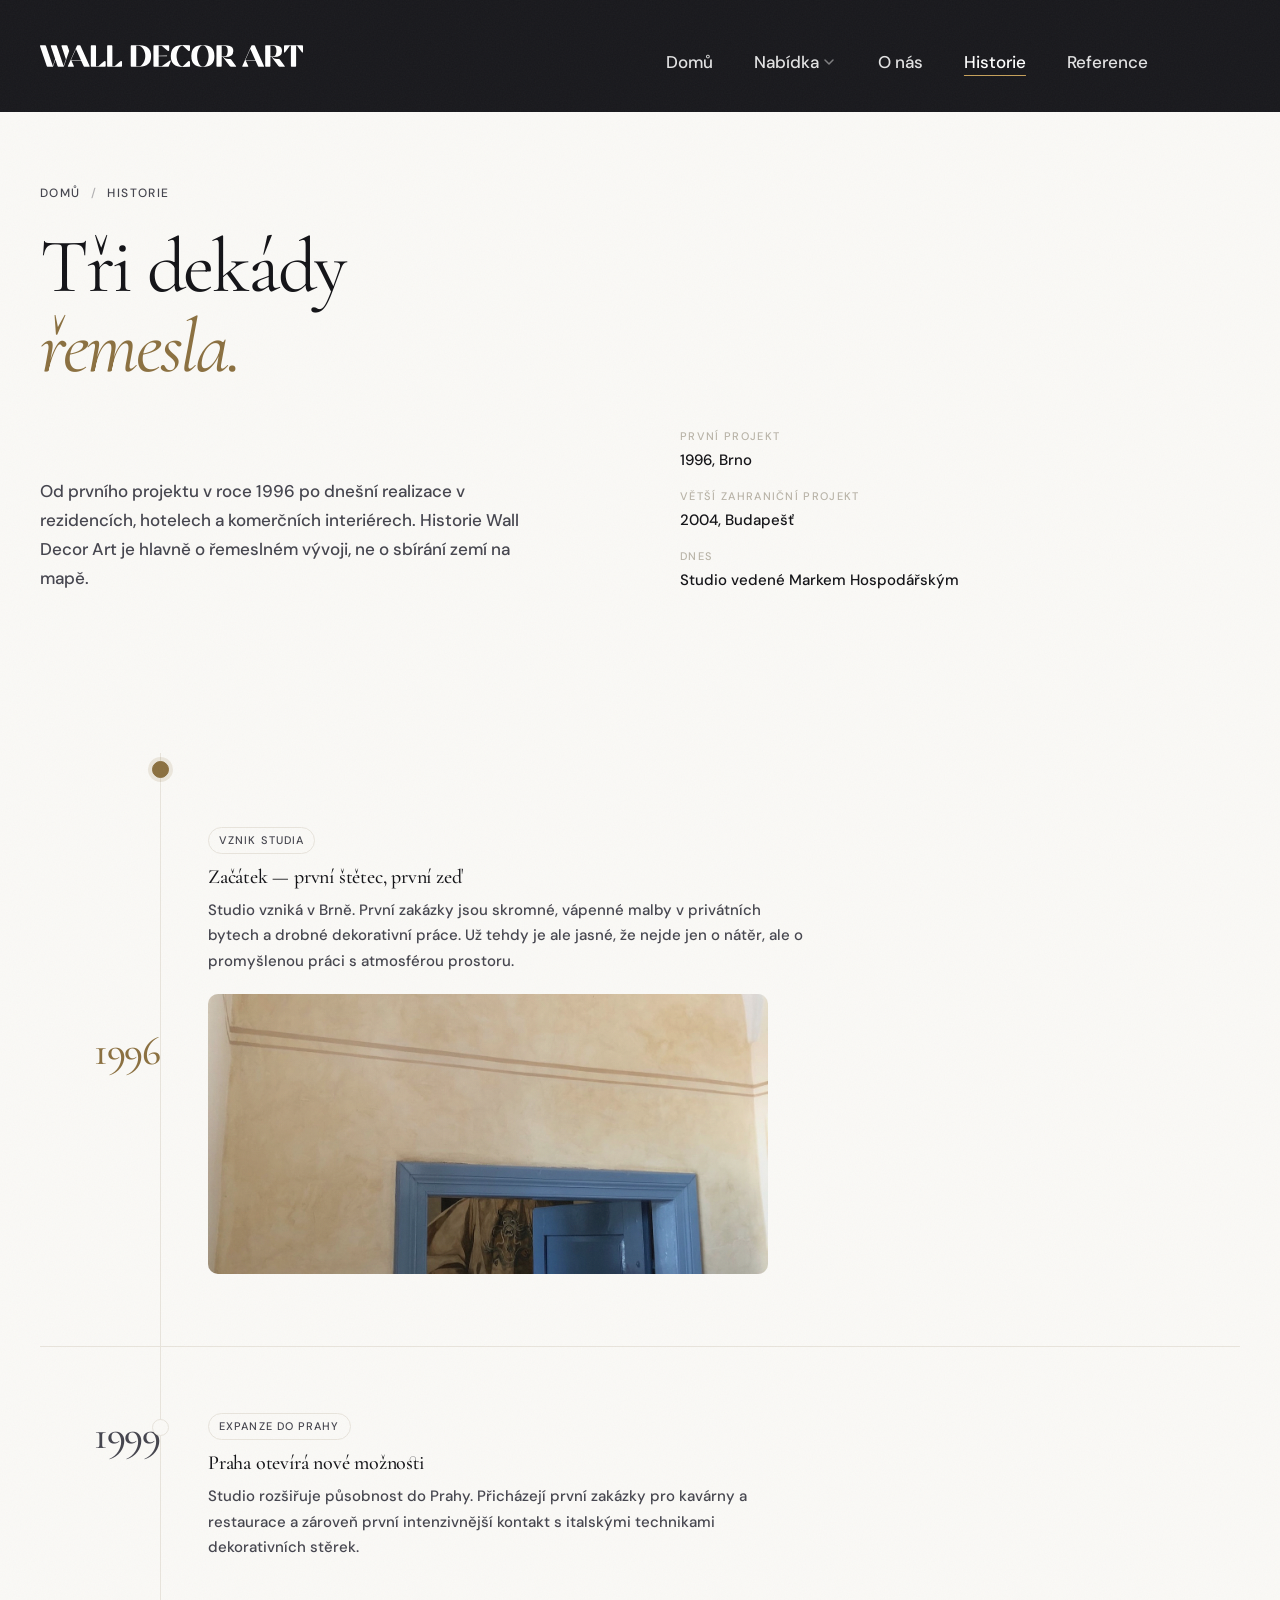
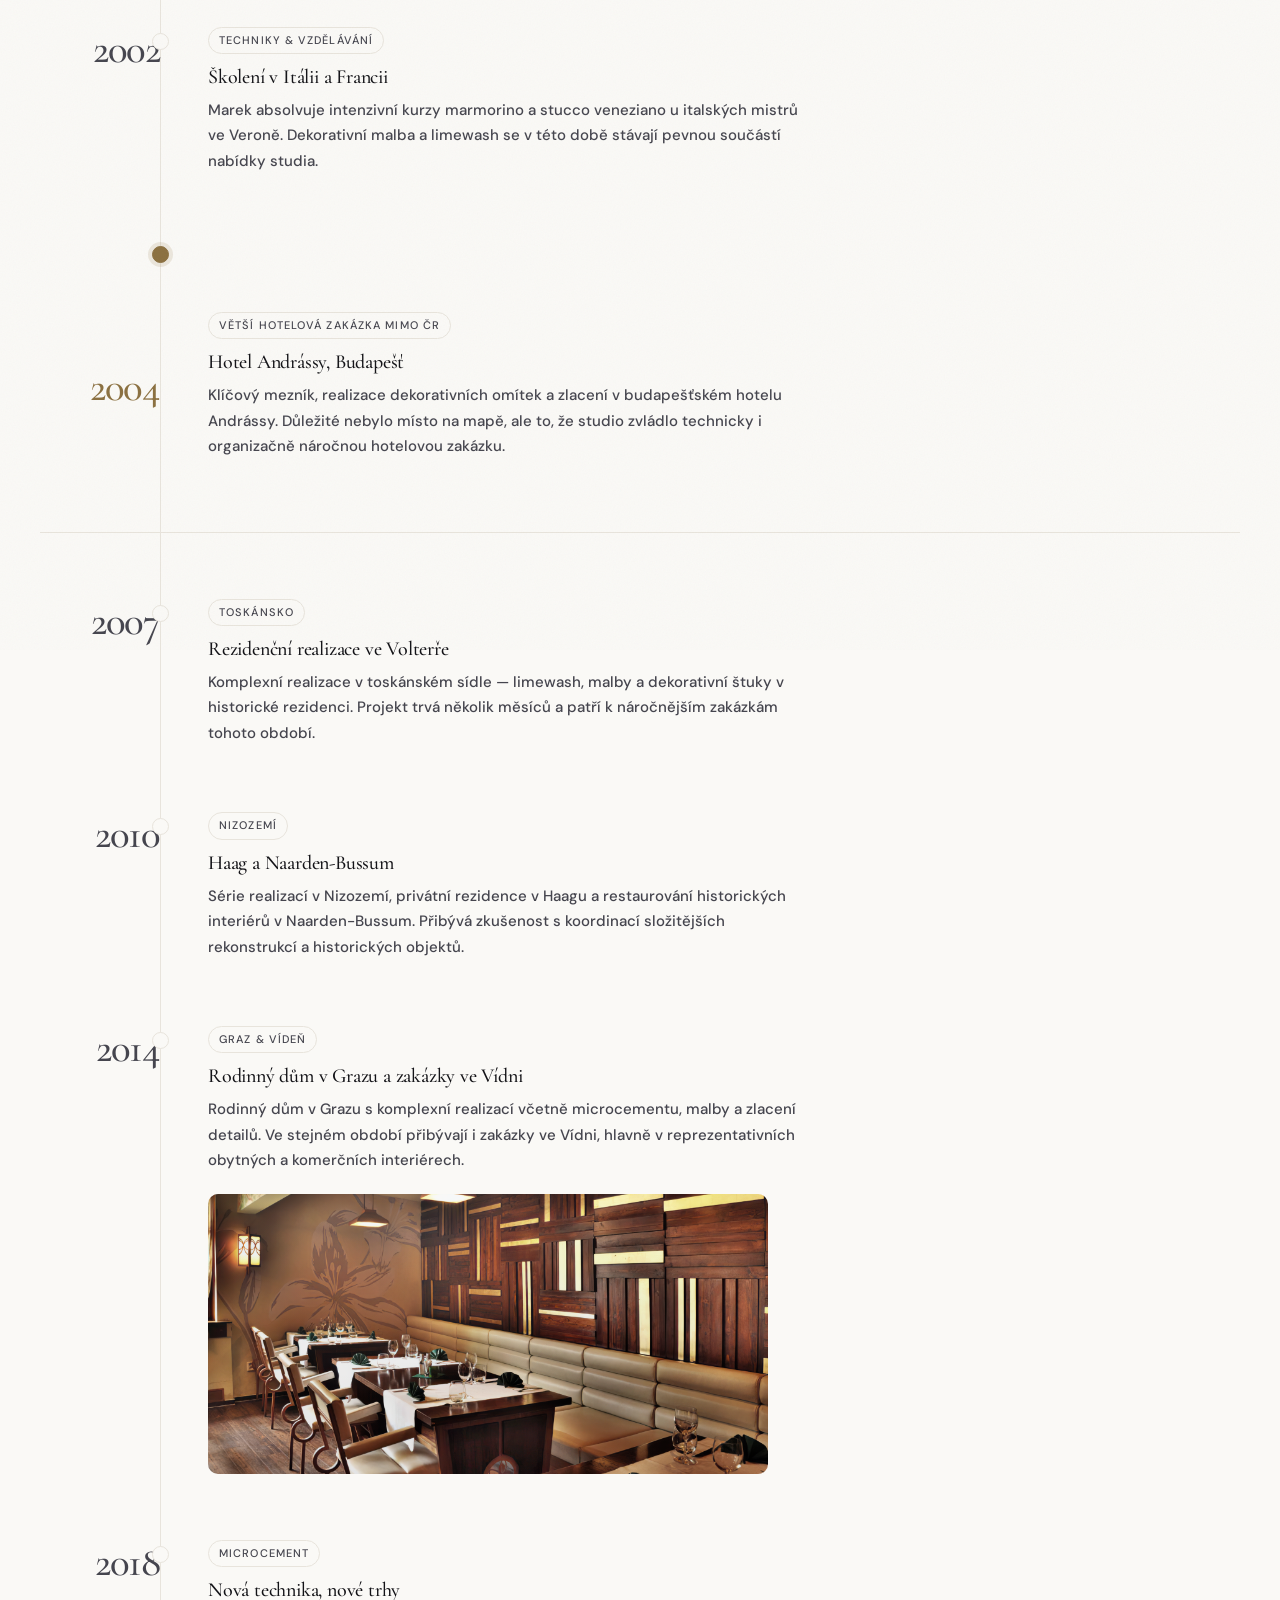
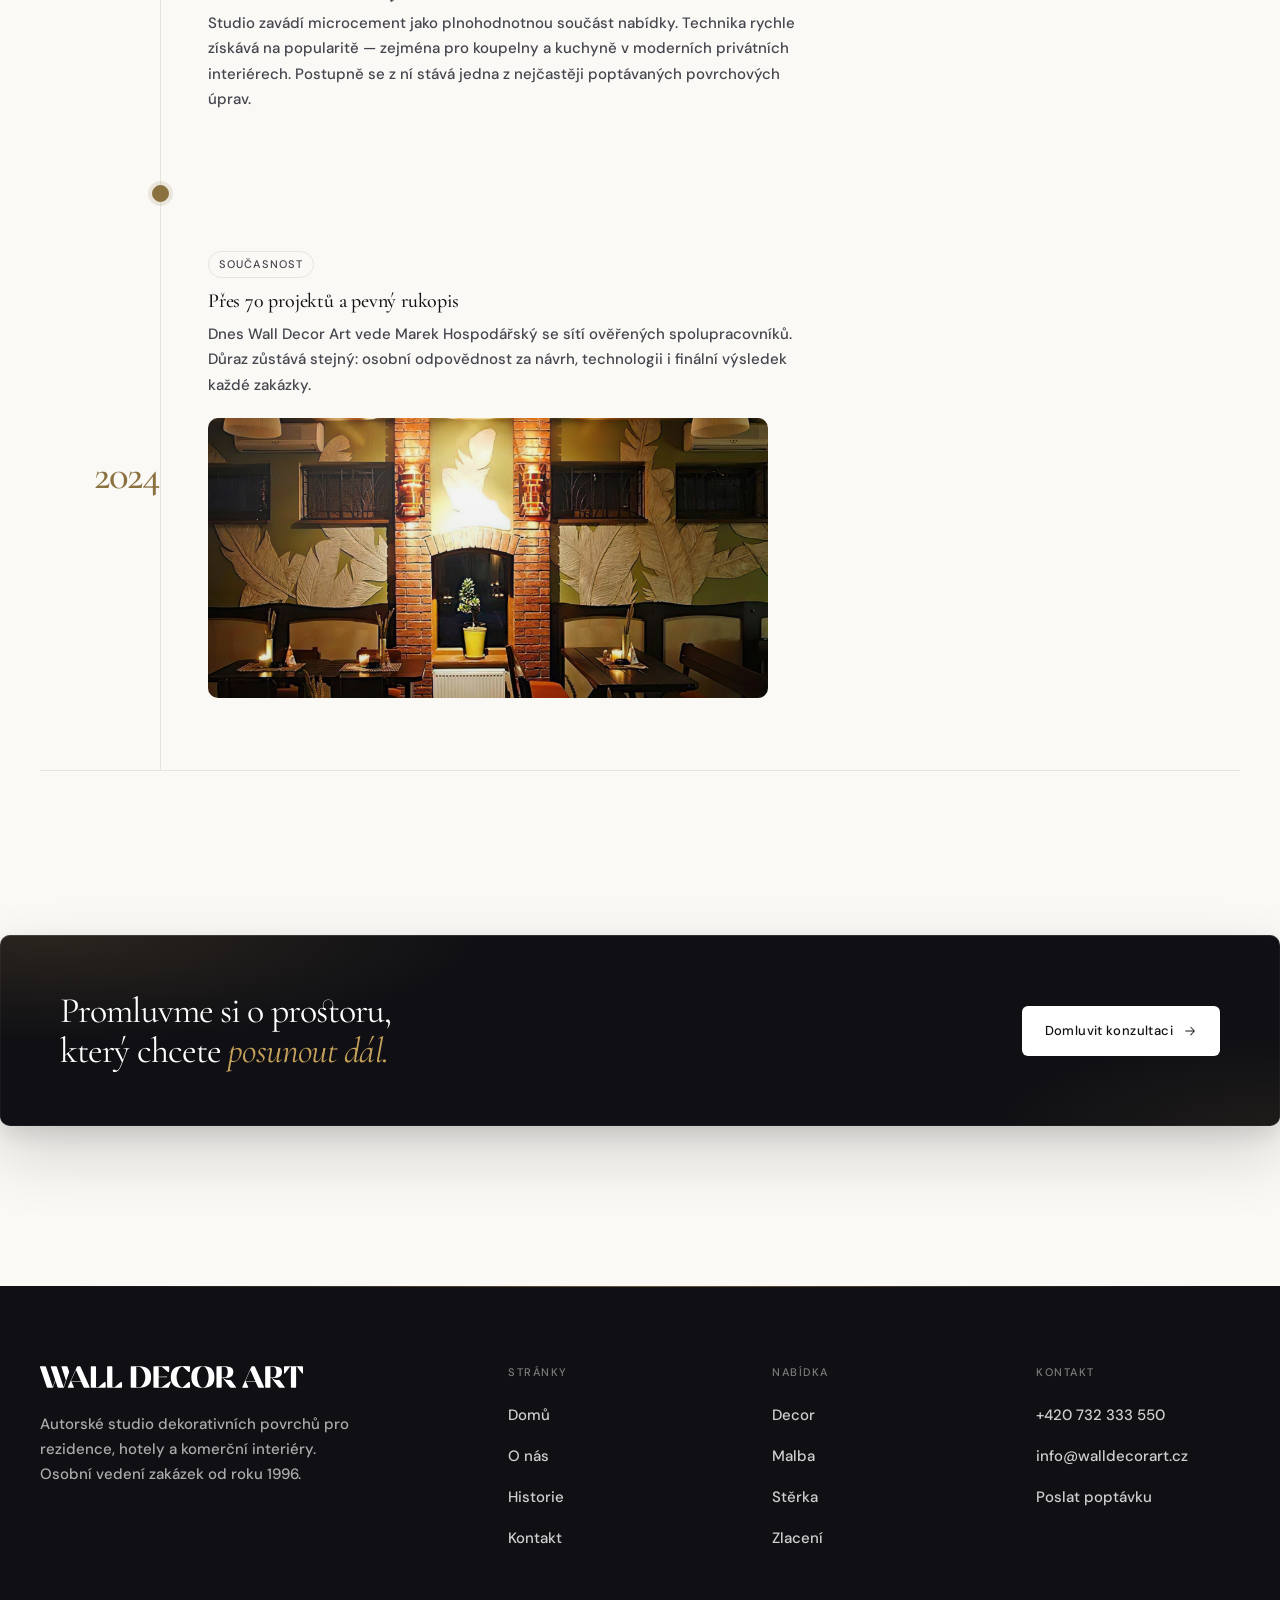
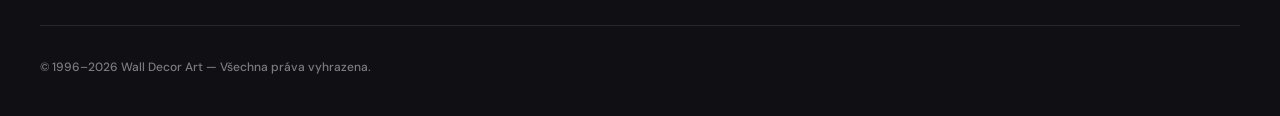
<file: historie.html>
<!DOCTYPE html>
<html lang="cs">
<head>
  <meta charset="UTF-8" />
  <meta name="viewport" content="width=device-width, initial-scale=1.0" />
  <meta name="description" content="Historie Wall Decor Art od roku 1996: milníky studia, vývoj technik a cesta od prvních zakázek po současné realizace." />
  <title>Historie — Wall Decor Art</title>
  <link rel="preconnect" href="https://fonts.googleapis.com" />
  <link rel="preconnect" href="https://fonts.gstatic.com" crossorigin />
  <link rel="icon" type="image/svg+xml" href="assets/favicon.svg?v=20260706-1" />
  <link rel="stylesheet" href="styles/base.css?v=20260706-1" />
  <link rel="stylesheet" href="styles/sub.css?v=20260706-1" />
  <style>
    @media (min-width: 768px) {
      .nav-links { display: flex !important; }
      .menu-toggle { display: none !important; }
    }
    /* Timeline */
    .timeline { position: relative; margin-top: 60px; }
    .timeline::before {
      content: ''; position: absolute; left: 120px; top: 0; bottom: 0;
      width: 1px; background: var(--c-border);
    }
    .tl-item { display: grid; grid-template-columns: 120px 1fr; gap: 48px; margin-bottom: 64px; position: relative; }
    .tl-year { font-family: var(--font-display);
      font-size: clamp(30px, 3.2vw, 44px); font-weight: 500;
      letter-spacing: -0.03em; color: var(--c-text-2); line-height: 1;
      text-align: right; padding-top: 4px;
    }
    .tl-item.highlight .tl-year { color: var(--c-warm); }
    .tl-dot {
      position: absolute; left: 112px; top: 8px;
      width: 17px; height: 17px; border-radius: 999px;
      background: var(--c-bg); border: 1.5px solid var(--c-border);
      z-index: 1;
    }
    .tl-item.highlight .tl-dot { background: var(--c-warm); border-color: var(--c-warm); box-shadow: 0 0 0 4px rgba(139,112,64,.14); }
    .tl-content { padding-top: 0; }
    .tl-content h3 { font-size: 20px; font-weight: 500; margin-bottom: 10px; letter-spacing: -0.01em; }
    .tl-content p { font-size: 15px; line-height: 1.7; color: var(--c-text-2); max-width: 600px; }
    .tl-tag {
      display: inline-block; font-family: var(--font-ui); font-size: 11px;
      text-transform: uppercase; letter-spacing: 0.10em;
      padding: 4px 10px; border-radius: 999px;
      background: var(--c-bg); color: var(--c-text-2); border: 1px solid var(--c-border);
      margin-bottom: 12px;
    }
    .tl-img { margin-top: 20px; border-radius: var(--r-card); overflow: hidden; aspect-ratio: 16/8; max-width: 560px; }

    @media (max-width: 767px) {
      .timeline::before { left: 0; }
      .tl-item { grid-template-columns: 1fr; gap: 8px; padding-left: 20px; }
      .tl-year { text-align: left; font-size: 22px; }
      .tl-dot { left: -8px; }
    }
  </style>
</head>
<body>

<header class="site-header">
  <div class="container nav">
    <a href="index.html"><img class="logo" src="assets/wall-decor-art-logo-white.svg" alt="Wall Decor Art" /></a>
    <nav class="nav-links">
      <a href="index.html">Domů</a>
      <span class="has-dropdown">
        <a href="#" tabindex="0">Nabídka</a>
        <div class="dropdown">
          <a href="decor.html">Decor <span class="num">01</span></a>
          <a href="malba.html">Malba <span class="num">02</span></a>
          <a href="sterka.html">Stěrka <span class="num">03</span></a>
          <a href="zlaceni.html">Zlacení <span class="num">04</span></a>
        </div>
      </span>
      <a href="o-nas.html">O nás</a>
      <a href="historie.html" class="active">Historie</a>
      <a href="index.html#reference">Reference</a>
    </nav>
    <div class="nav-cta">
      <button class="menu-toggle" aria-label="Menu"><span></span><span></span><span></span></button>
    </div>
  </div>
</header>
<div class="mobile-menu">
  <a href="index.html">Domů</a>
  <div class="sub">
    <a href="decor.html">Nabídka — Decor</a>
    <a href="malba.html">Nabídka — Malba</a>
    <a href="sterka.html">Nabídka — Stěrka</a>
    <a href="zlaceni.html">Nabídka — Zlacení</a>
  </div>
  <a href="o-nas.html">O nás</a>
  <a href="historie.html">Historie</a>
  <a href="index.html#kontakt">Kontakt</a>
</div>

<!-- SUB HERO -->
<section class="container sub-hero">
  <div class="sub-crumb"><a href="index.html">Domů</a><span>/</span>Historie</div>
  <h1 class="reveal">Tři dekády <em>řemesla.</em></h1>
  <div class="sub-hero-lead reveal reveal-d1">
    <p>Od prvního projektu v roce 1996 po dnešní realizace v rezidencích, hotelech a komerčních interiérech. Historie Wall Decor Art je hlavně o řemeslném vývoji, ne o sbírání zemí na mapě.</p>
    <div class="sub-hero-meta">
      <div class="sub-meta-item"><div class="lbl">První projekt</div><div class="val">1996, Brno</div></div>
      <div class="sub-meta-item"><div class="lbl">Větší zahraniční projekt</div><div class="val">2004, Budapešť</div></div>
      <div class="sub-meta-item"><div class="lbl">Dnes</div><div class="val">Studio vedené Markem Hospodářským</div></div>
    </div>
  </div>
</section>

<!-- TIMELINE -->
<section class="container section">
  <div class="timeline">

    <div class="tl-item highlight reveal">
      <div class="tl-year">1996</div>
      <div class="tl-dot"></div>
      <div class="tl-content">
        <span class="tl-tag">Vznik studia</span>
        <h3>Začátek — první štětec, první zeď</h3>
        <p>Studio vzniká v Brně. První zakázky jsou skromné, vápenné malby v privátních bytech a drobné dekorativní práce. Už tehdy je ale jasné, že nejde jen o nátěr, ale o promyšlenou práci s atmosférou prostoru.</p>
        <div class="tl-img"><div class="ph photo"><img src="uploads/wda-original/3f2c576d942641d3a47da947bc83d420.jpeg" alt="Začátky studia a vápenné malby" loading="lazy" /></div></div>
      </div>
    </div>

    <div class="tl-item reveal">
      <div class="tl-year">1999</div>
      <div class="tl-dot"></div>
      <div class="tl-content">
        <span class="tl-tag">Expanze do Prahy</span>
        <h3>Praha otevírá nové možnosti</h3>
        <p>Studio rozšiřuje působnost do Prahy. Přicházejí první zakázky pro kavárny a restaurace a zároveň první intenzivnější kontakt s italskými technikami dekorativních stěrek.</p>
      </div>
    </div>

    <div class="tl-item reveal">
      <div class="tl-year">2002</div>
      <div class="tl-dot"></div>
      <div class="tl-content">
        <span class="tl-tag">Techniky &amp; vzdělávání</span>
        <h3>Školení v Itálii a Francii</h3>
        <p>Marek absolvuje intenzivní kurzy marmorino a stucco veneziano u italských mistrů ve Veroně. Dekorativní malba a limewash se v této době stávají pevnou součástí nabídky studia.</p>
      </div>
    </div>

    <div class="tl-item highlight reveal">
      <div class="tl-year">2004</div>
      <div class="tl-dot"></div>
      <div class="tl-content">
        <span class="tl-tag">Větší hotelová zakázka mimo ČR</span>
        <h3>Hotel Andrássy, Budapešť</h3>
        <p>Klíčový mezník, realizace dekorativních omítek a zlacení v budapešťském hotelu Andrássy. Důležité nebylo místo na mapě, ale to, že studio zvládlo technicky i organizačně náročnou hotelovou zakázku.</p>
      </div>
    </div>

    <div class="tl-item reveal">
      <div class="tl-year">2007</div>
      <div class="tl-dot"></div>
      <div class="tl-content">
        <span class="tl-tag">Toskánsko</span>
        <h3>Rezidenční realizace ve Volterře</h3>
        <p>Komplexní realizace v toskánském sídle — limewash, malby a dekorativní štuky v historické rezidenci. Projekt trvá několik měsíců a patří k náročnějším zakázkám tohoto období.</p>
      </div>
    </div>

    <div class="tl-item reveal">
      <div class="tl-year">2010</div>
      <div class="tl-dot"></div>
      <div class="tl-content">
        <span class="tl-tag">Nizozemí</span>
        <h3>Haag a Naarden-Bussum</h3>
        <p>Série realizací v Nizozemí, privátní rezidence v Haagu a restaurování historických interiérů v Naarden-Bussum. Přibývá zkušenost s koordinací složitějších rekonstrukcí a historických objektů.</p>
      </div>
    </div>

    <div class="tl-item reveal">
      <div class="tl-year">2014</div>
      <div class="tl-dot"></div>
      <div class="tl-content">
        <span class="tl-tag">Graz &amp; Vídeň</span>
        <h3>Rodinný dům v Grazu a zakázky ve Vídni</h3>
        <p>Rodinný dům v Grazu s komplexní realizací včetně microcementu, malby a zlacení detailů. Ve stejném období přibývají i zakázky ve Vídni, hlavně v reprezentativních obytných a komerčních interiérech.</p>
        <div class="tl-img"><div class="ph photo"><img src="uploads/wda-original/91a7411871224d47bd19ebd2595d1144.png" alt="Rodinný dům s komplexní realizací v Grazu" loading="lazy" /></div></div>
      </div>
    </div>

    <div class="tl-item reveal">
      <div class="tl-year">2018</div>
      <div class="tl-dot"></div>
      <div class="tl-content">
        <span class="tl-tag">Microcement</span>
        <h3>Nová technika, nové trhy</h3>
        <p>Studio zavádí microcement jako plnohodnotnou součást nabídky. Technika rychle získává na popularitě — zejména pro koupelny a kuchyně v moderních privátních interiérech. Postupně se z ní stává jedna z nejčastěji poptávaných povrchových úprav.</p>
      </div>
    </div>

    <div class="tl-item highlight reveal">
      <div class="tl-year">2024</div>
      <div class="tl-dot"></div>
      <div class="tl-content">
        <span class="tl-tag">Současnost</span>
        <h3>Přes 70 projektů a pevný rukopis</h3>
        <p>Dnes Wall Decor Art vede Marek Hospodářský se sítí ověřených spolupracovníků. Důraz zůstává stejný: osobní odpovědnost za návrh, technologii i finální výsledek každé zakázky.</p>
        <div class="tl-img"><div class="ph photo"><img src="uploads/wda-original/791494a1684e47549ad3ad97582036f1.jpg" alt="Současná realizace Wall Decor Art" loading="lazy" /></div></div>
      </div>
    </div>

  </div>
</section>

<!-- CTA -->
<section class="container" style="padding-bottom:80px;">
  <div class="cta-banner reveal">
    <h3>Promluvme si o prostoru, který chcete <em>posunout dál.</em></h3>
    <a href="index.html#kontakt" class="btn">Domluvit konzultaci <span class="arrow"></span></a>
  </div>
</section>

<footer class="site-footer">
  <div class="container">
    <div class="footer-grid">
      <div class="footer-col"><img class="logo" src="assets/wall-decor-art-logo-white.svg" alt="Wall Decor Art" /><p class="footer-blurb">Autorské studio dekorativních povrchů pro rezidence, hotely a komerční interiéry. Osobní vedení zakázek od roku 1996.</p></div>
      <div class="footer-col"><h4>Stránky</h4><ul><li><a href="index.html">Domů</a></li><li><a href="o-nas.html">O nás</a></li><li><a href="historie.html">Historie</a></li><li><a href="index.html#kontakt">Kontakt</a></li></ul></div>
      <div class="footer-col"><h4>Nabídka</h4><ul><li><a href="decor.html">Decor</a></li><li><a href="malba.html">Malba</a></li><li><a href="sterka.html">Stěrka</a></li><li><a href="zlaceni.html">Zlacení</a></li></ul></div>
      <div class="footer-col"><h4>Kontakt</h4><ul><li><a href="tel:+420732333550">+420 732 333 550</a></li><li><a href="mailto:info@walldecorart.cz">info@walldecorart.cz</a></li><li><a href="index.html#kontakt">Poslat poptávku</a></li></ul></div>
    </div>
    <div class="footer-bottom"><div>© 1996–2026 Wall Decor Art — Všechna práva vyhrazena.</div></div>
  </div>
</footer>
<script src="scripts/site.js?v=20260706-1"></script>
</body>
</html>
</file>
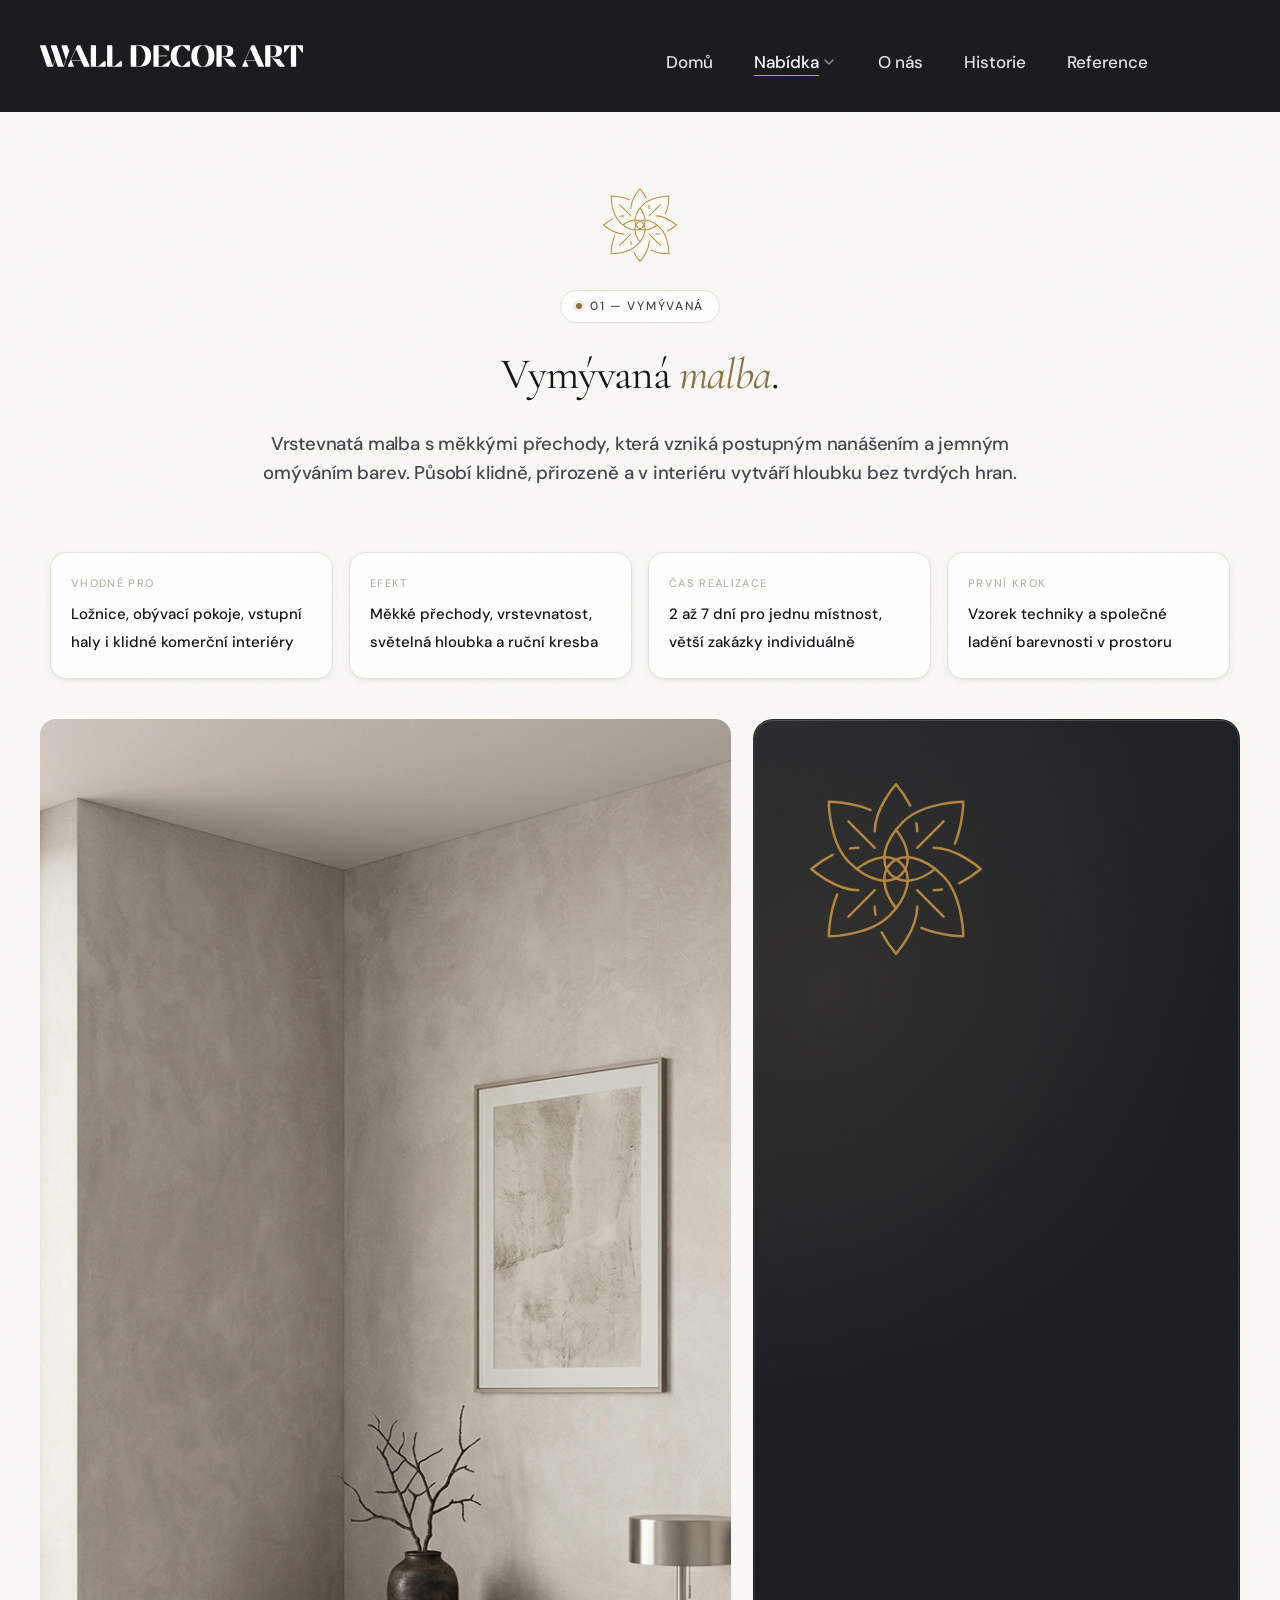
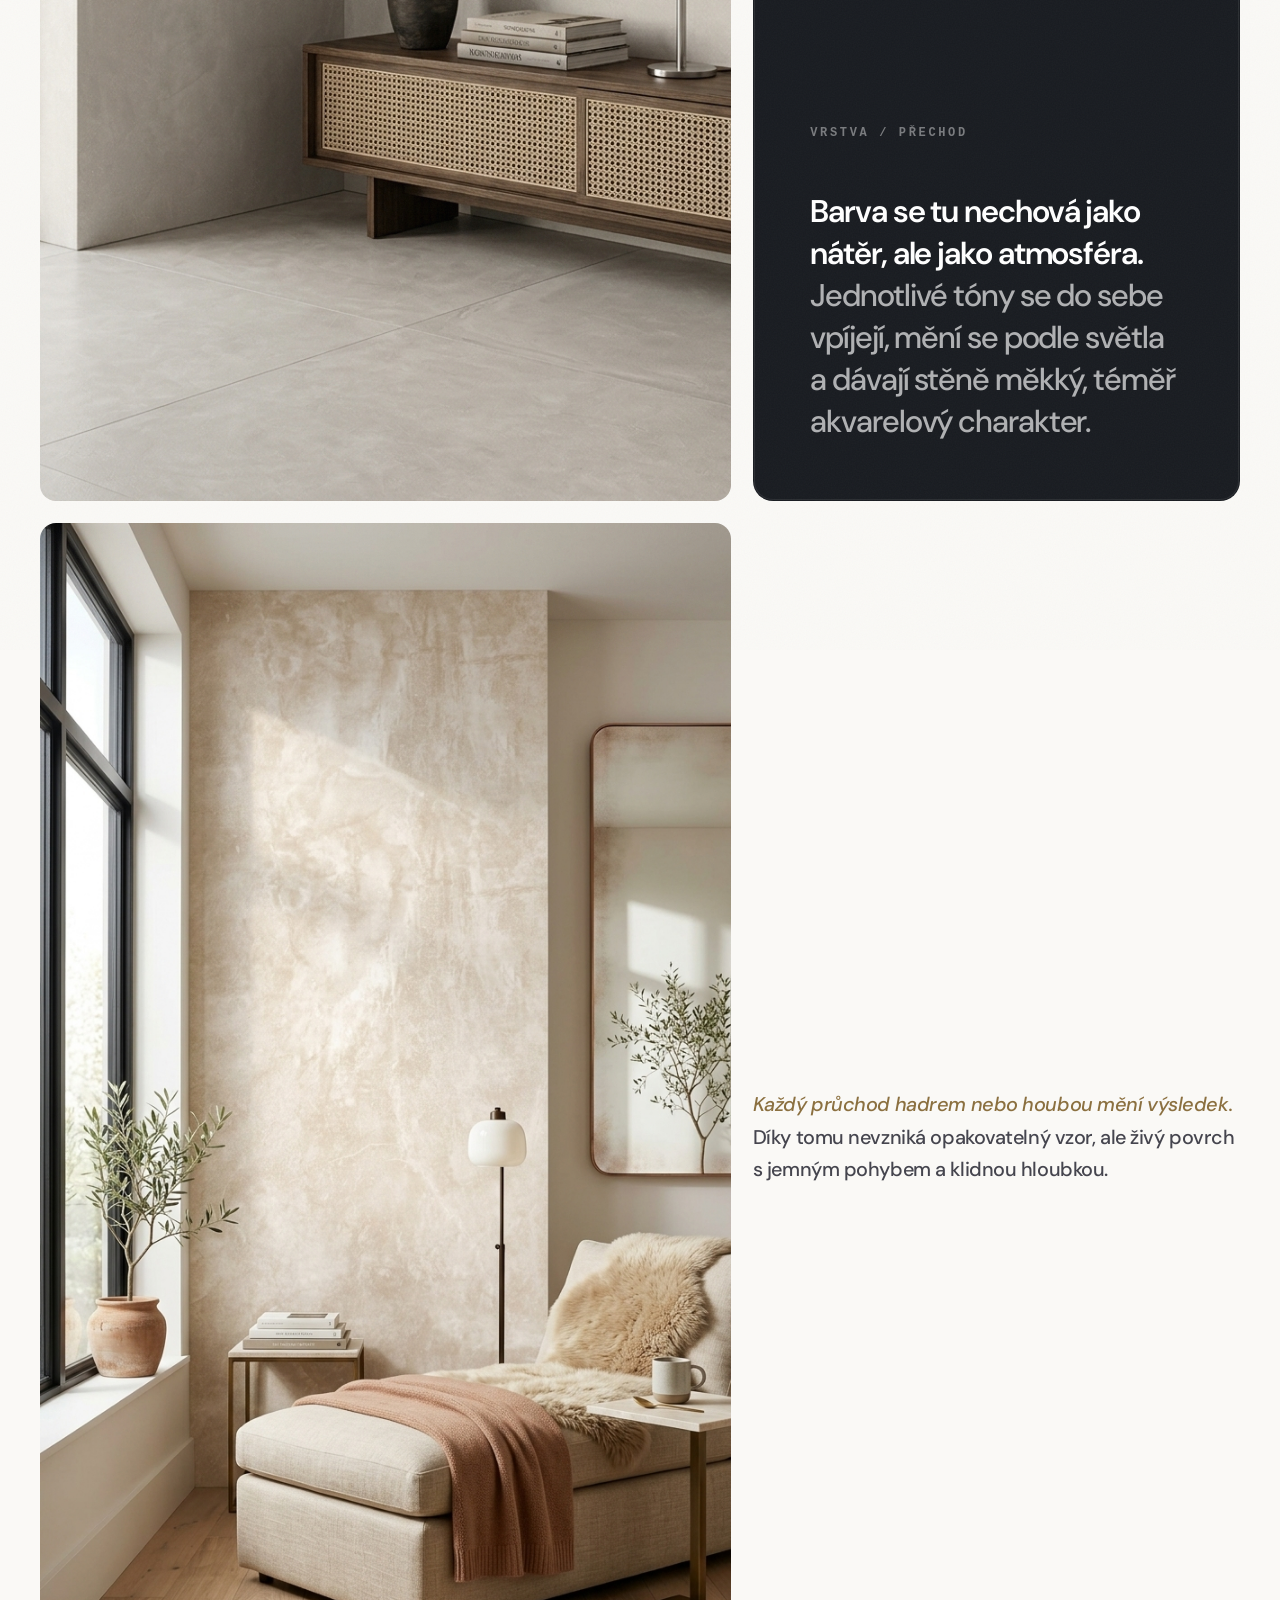
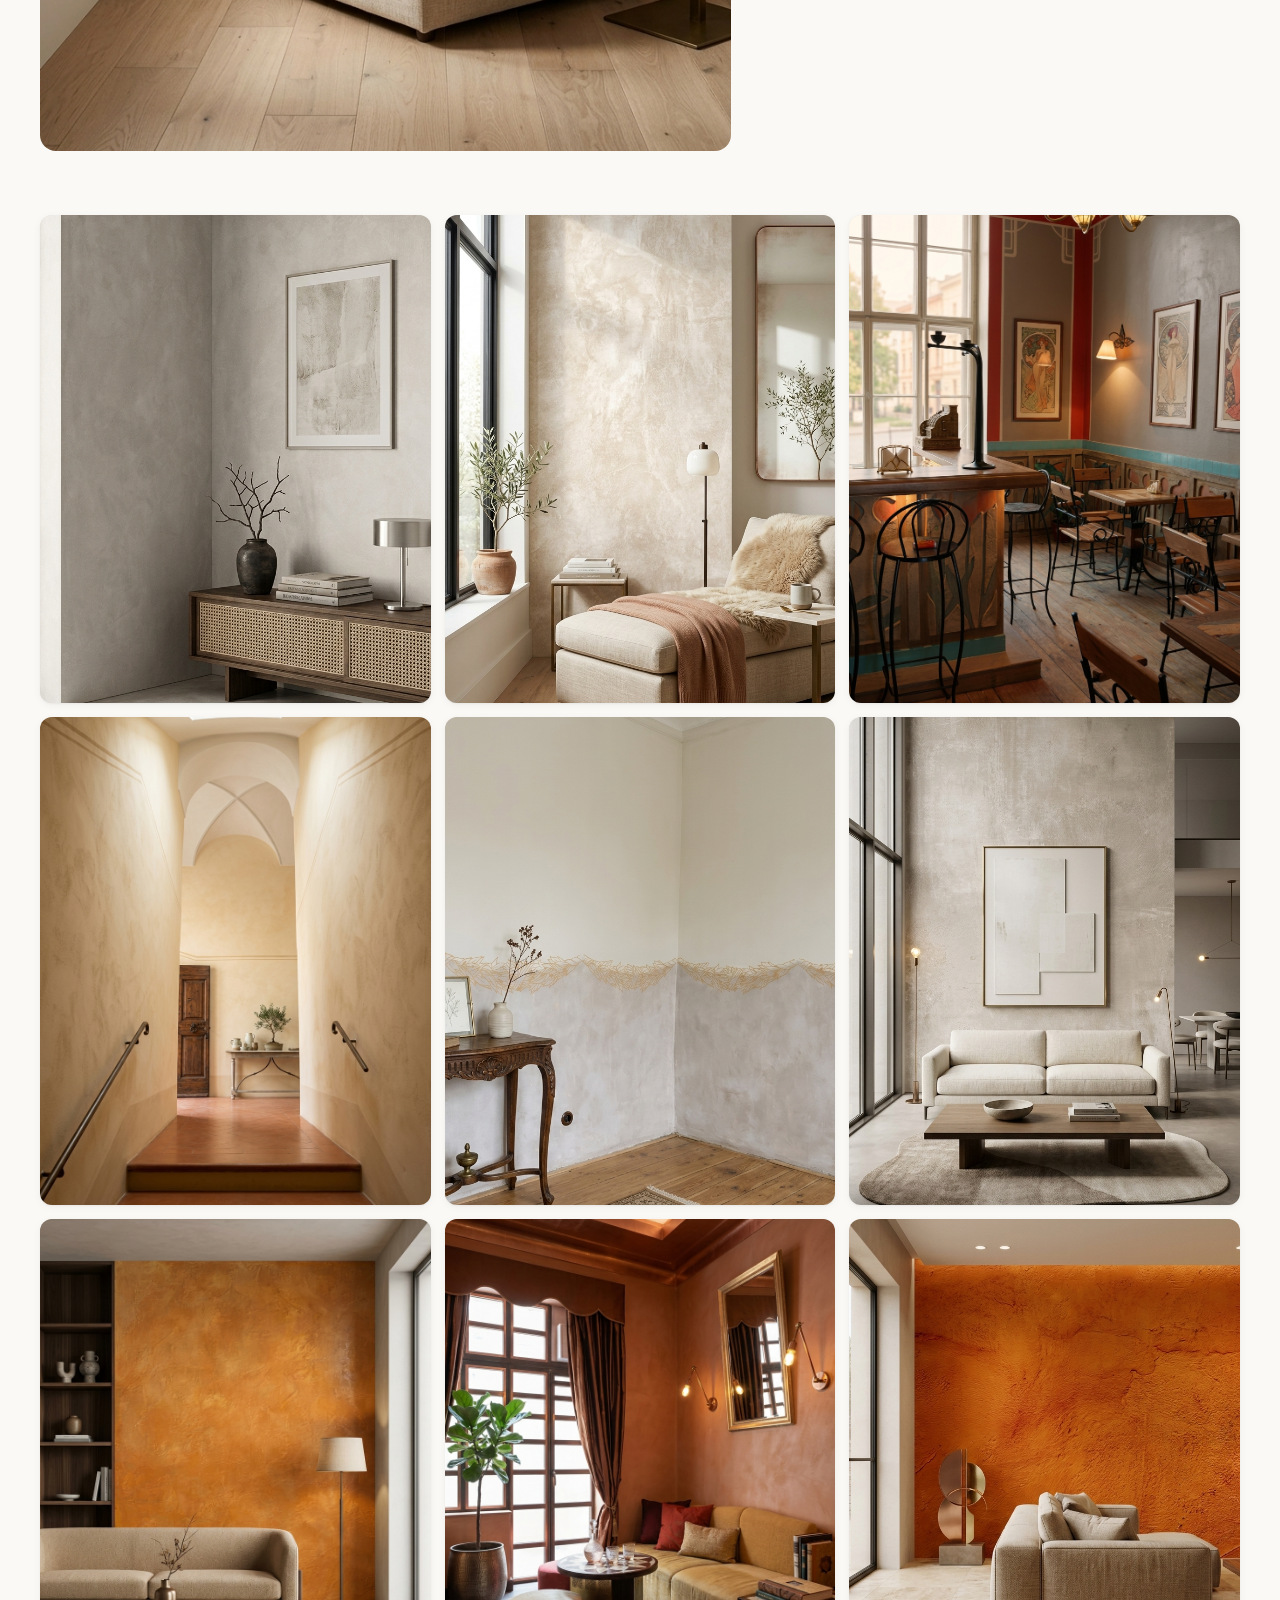
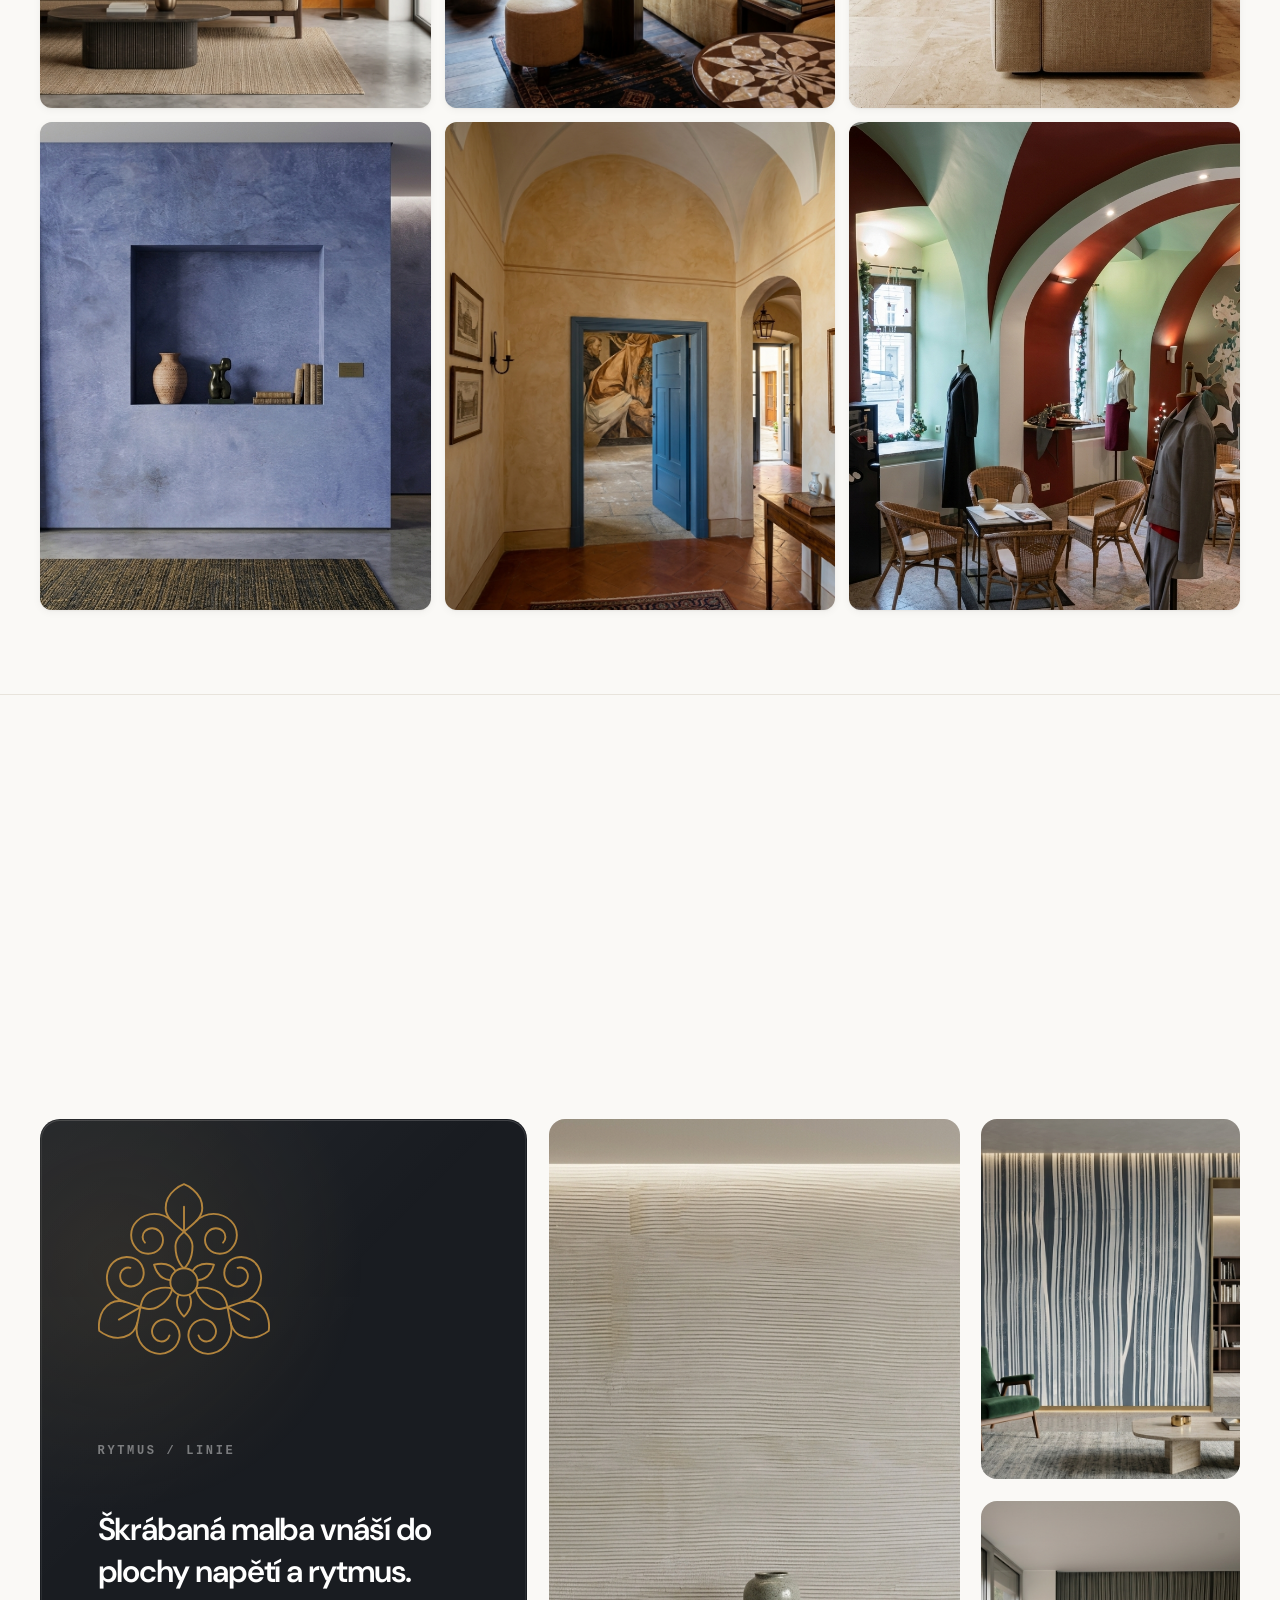
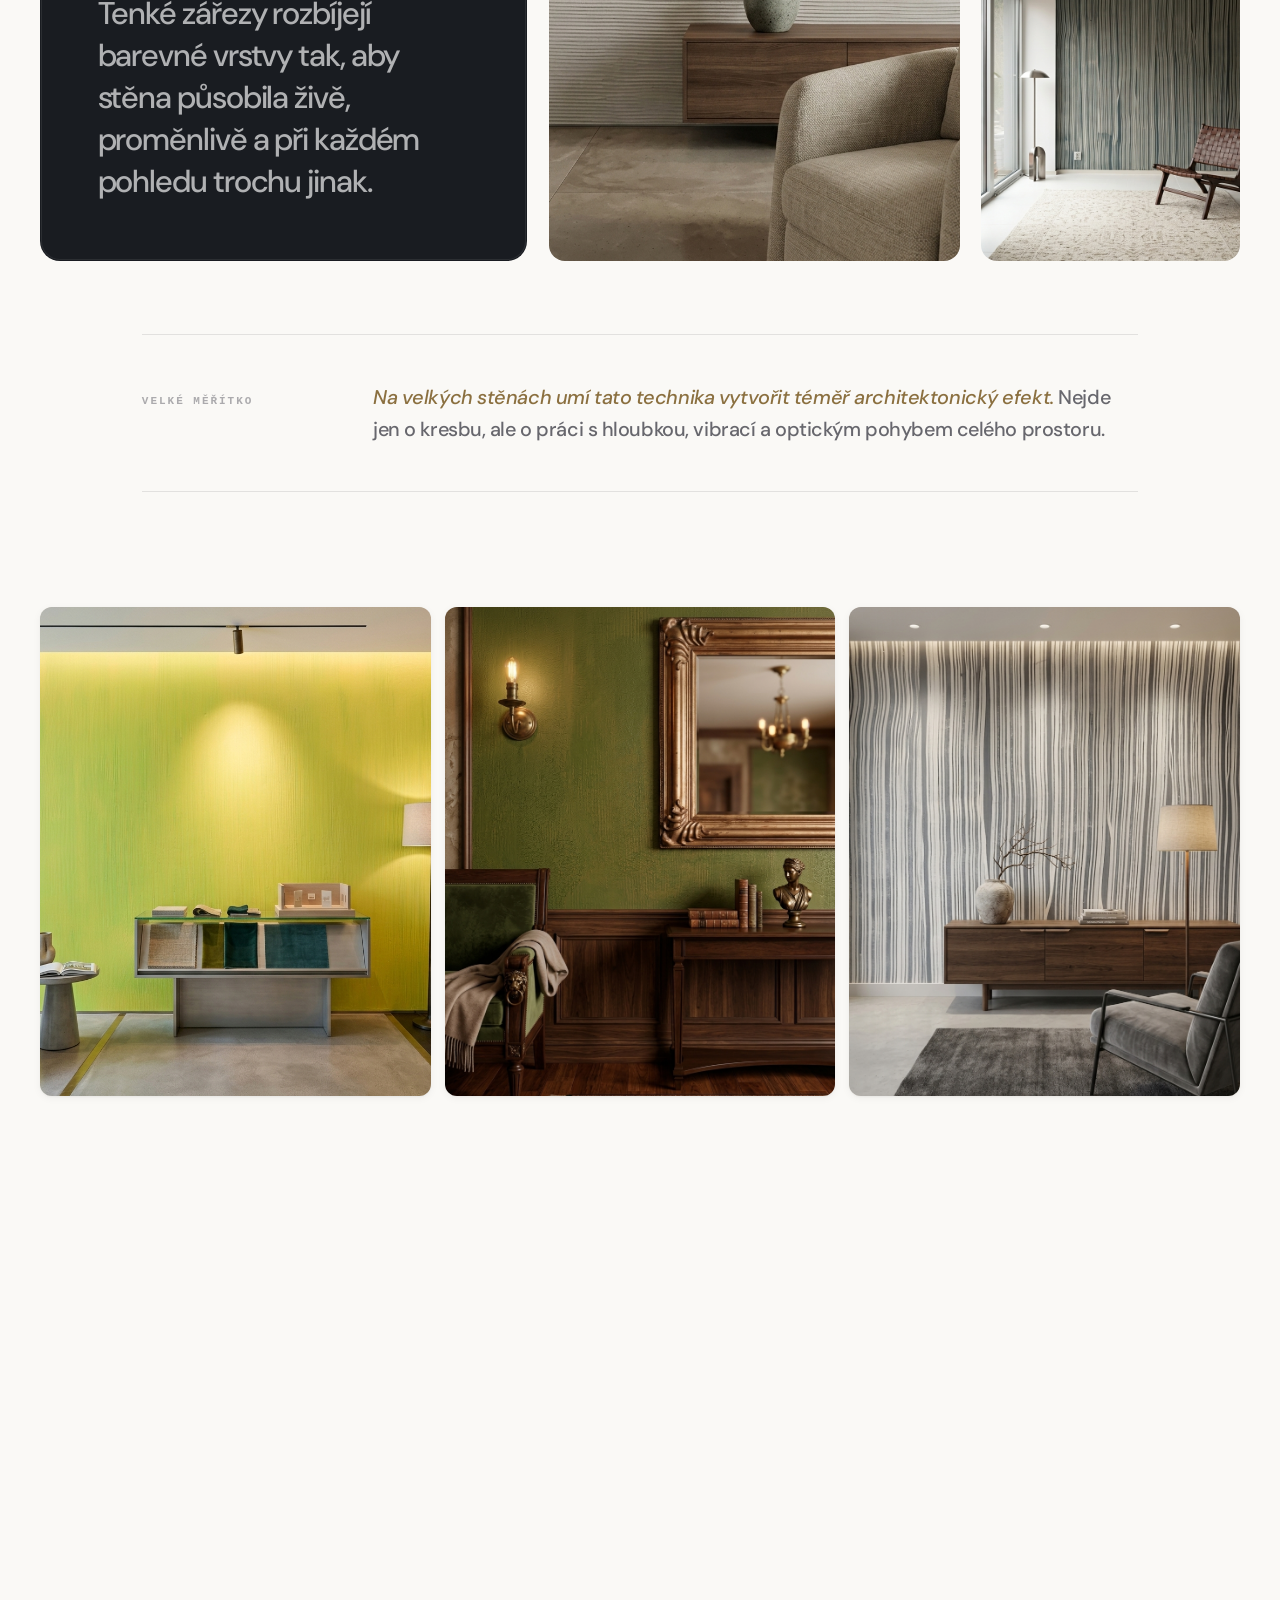
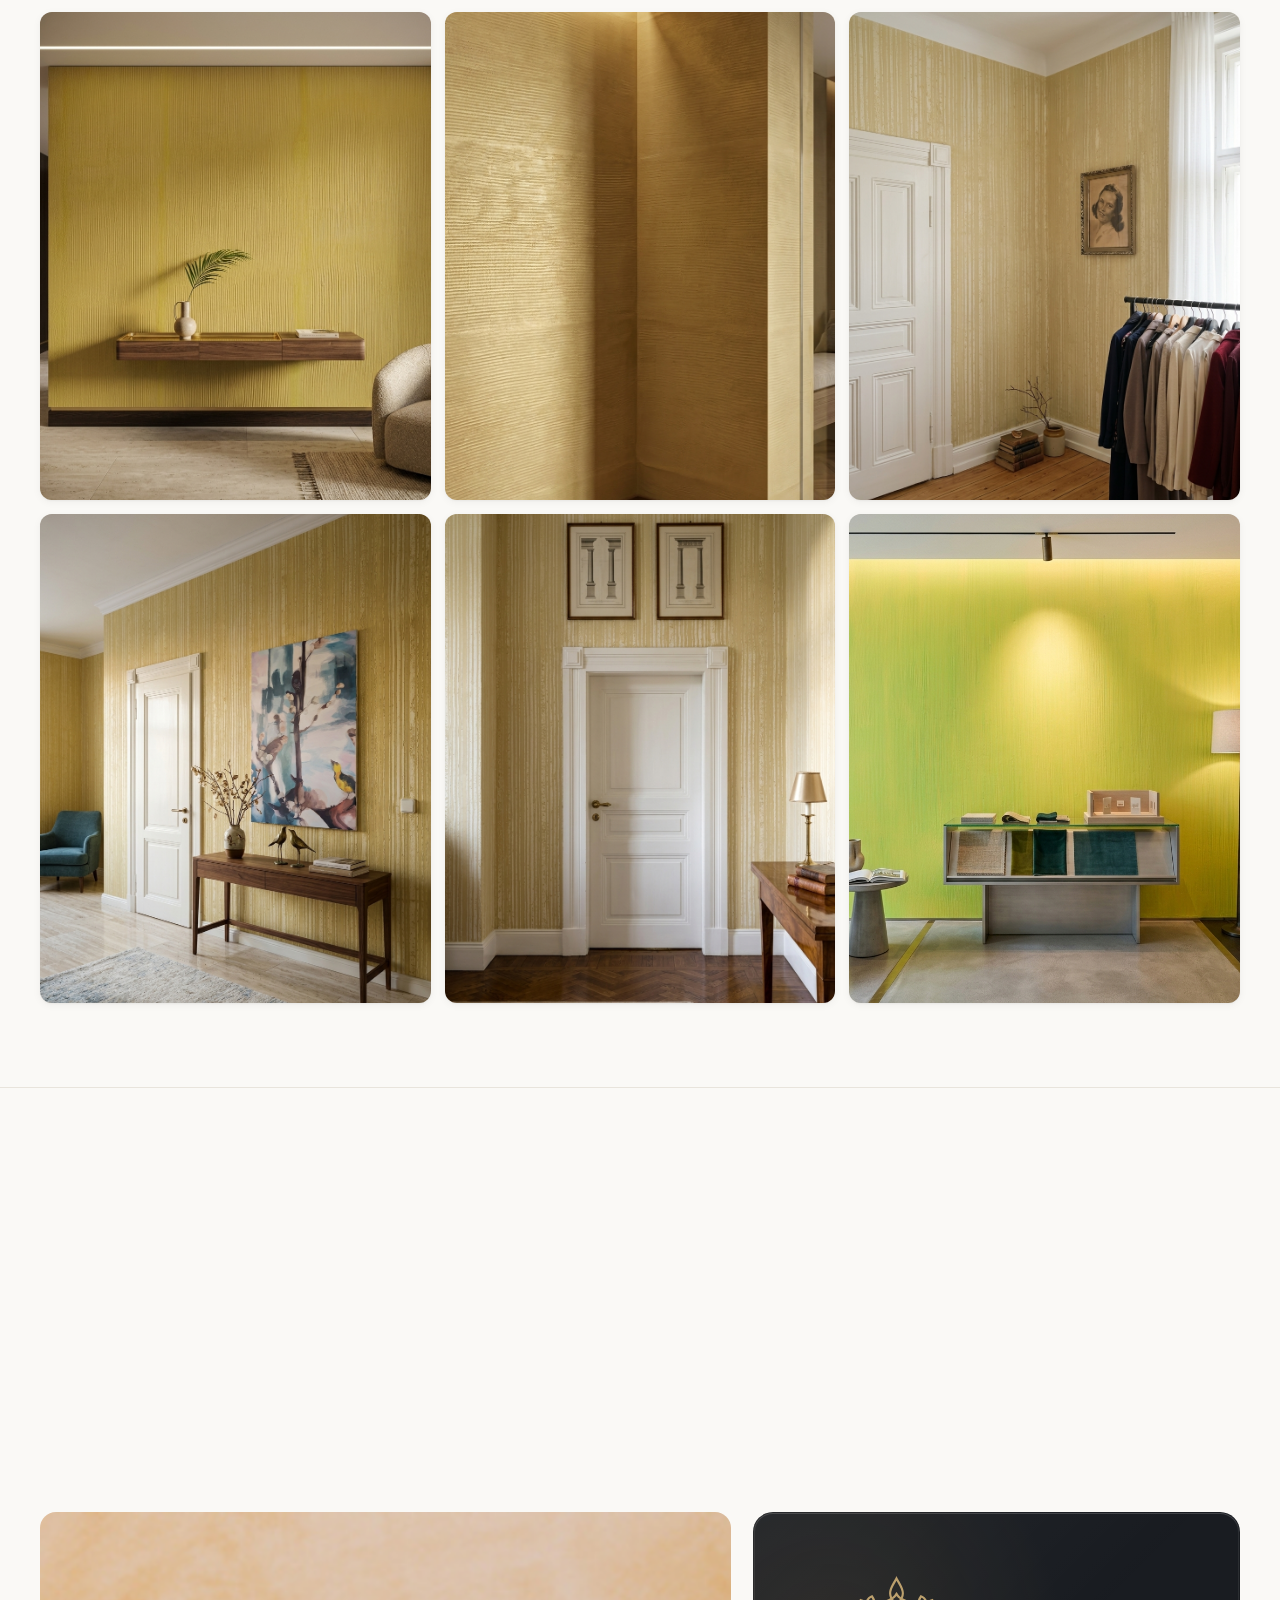
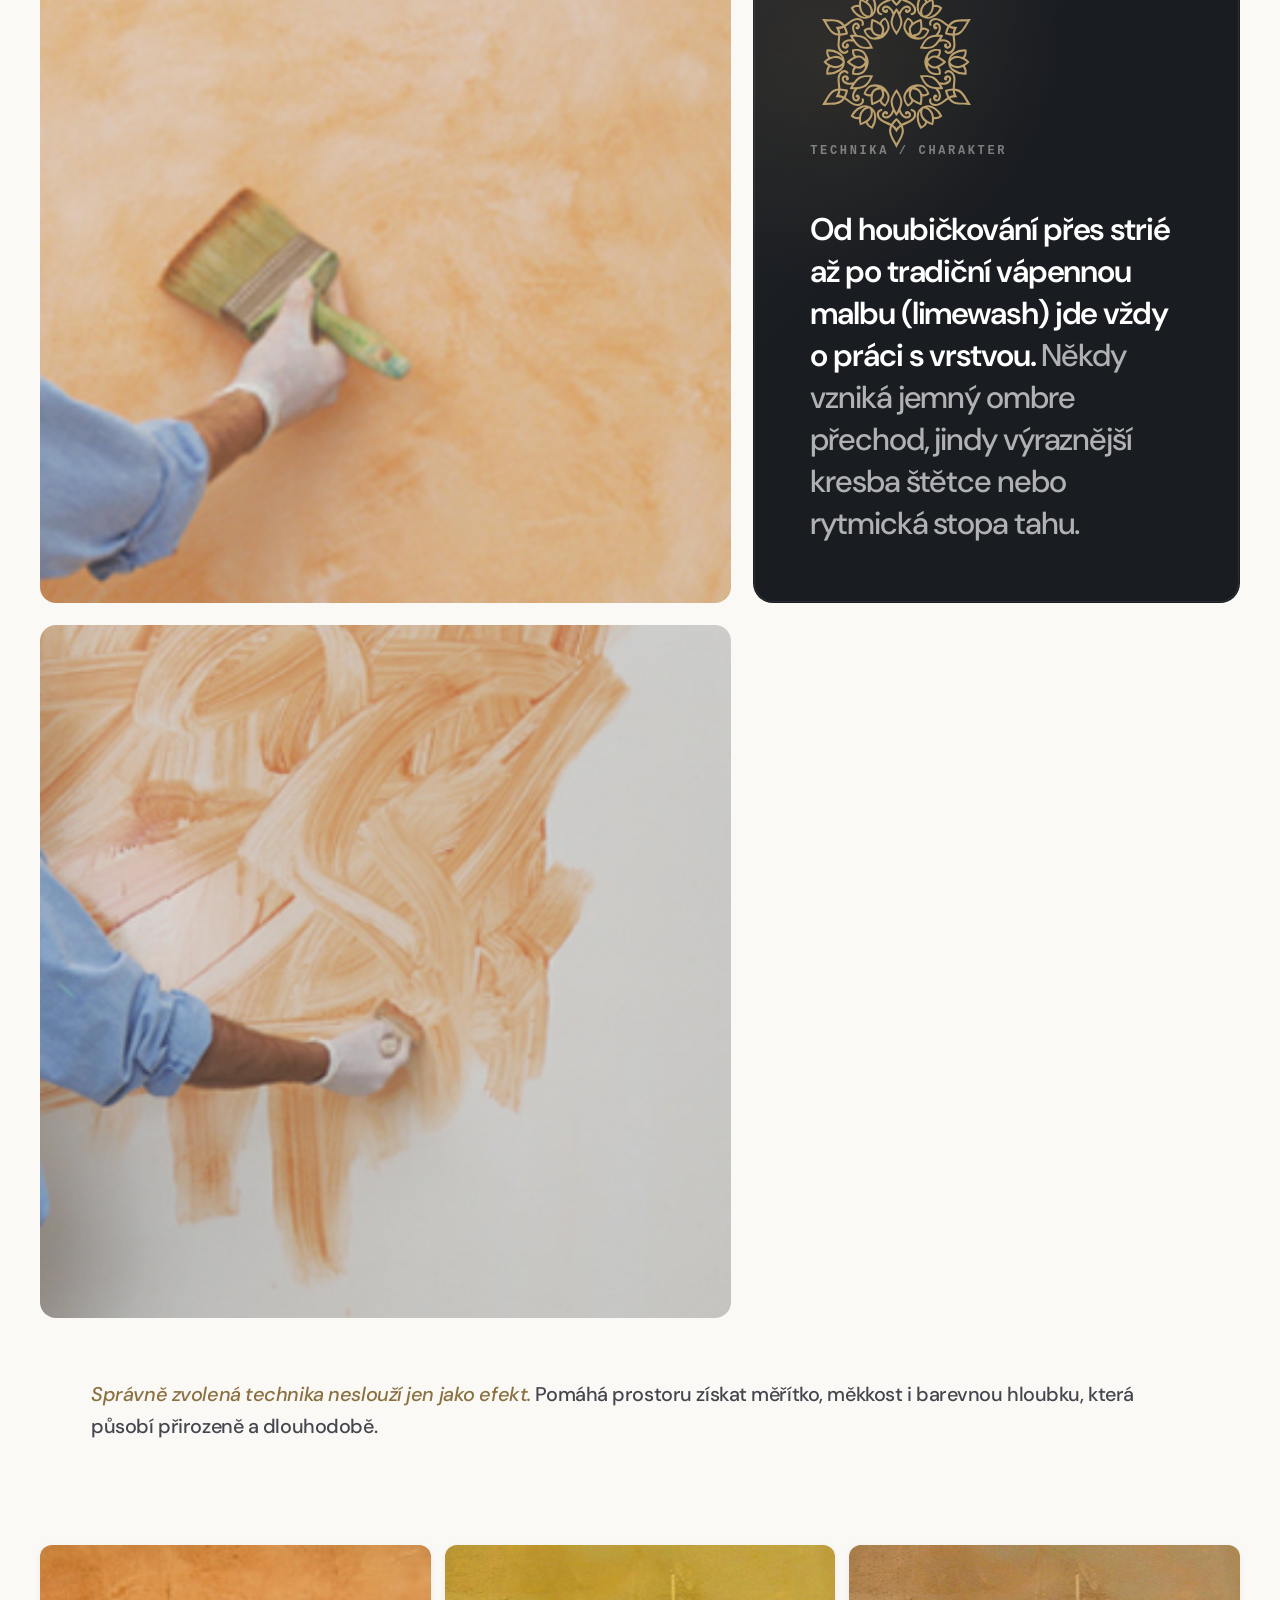
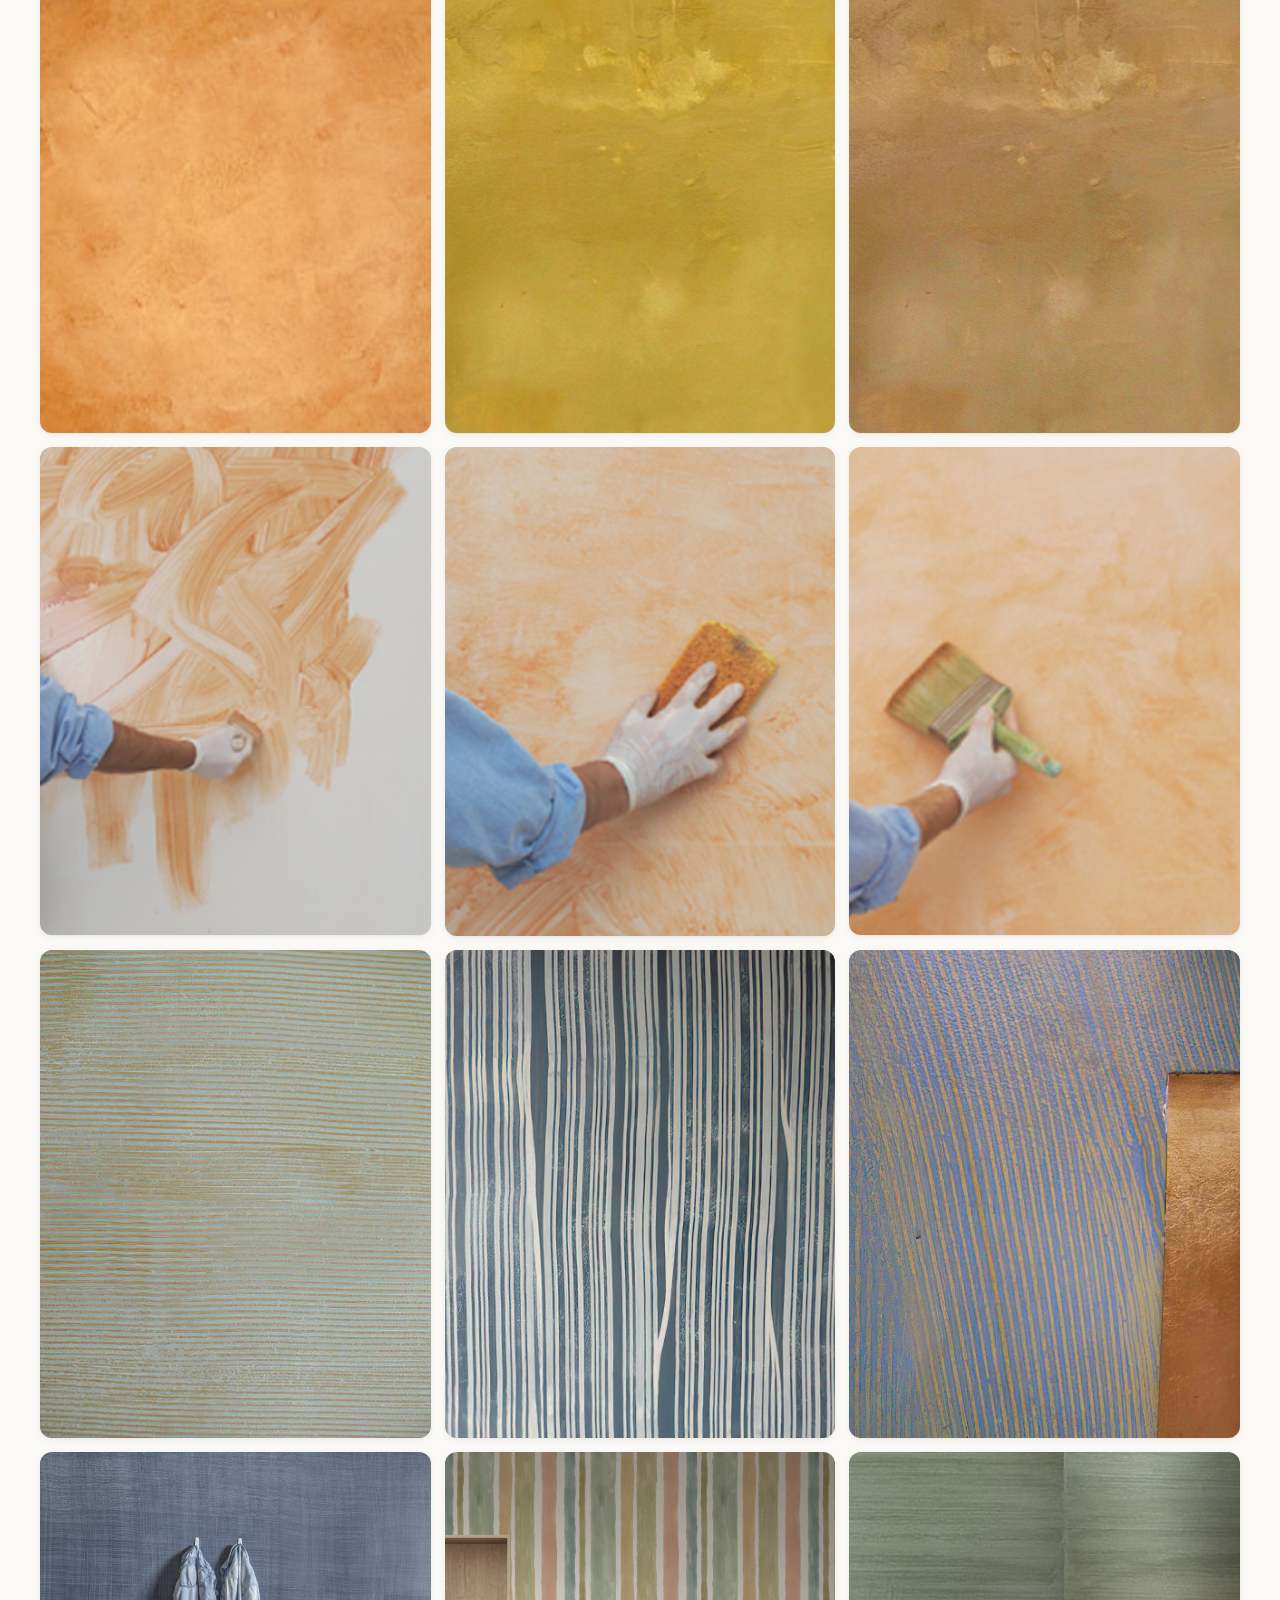
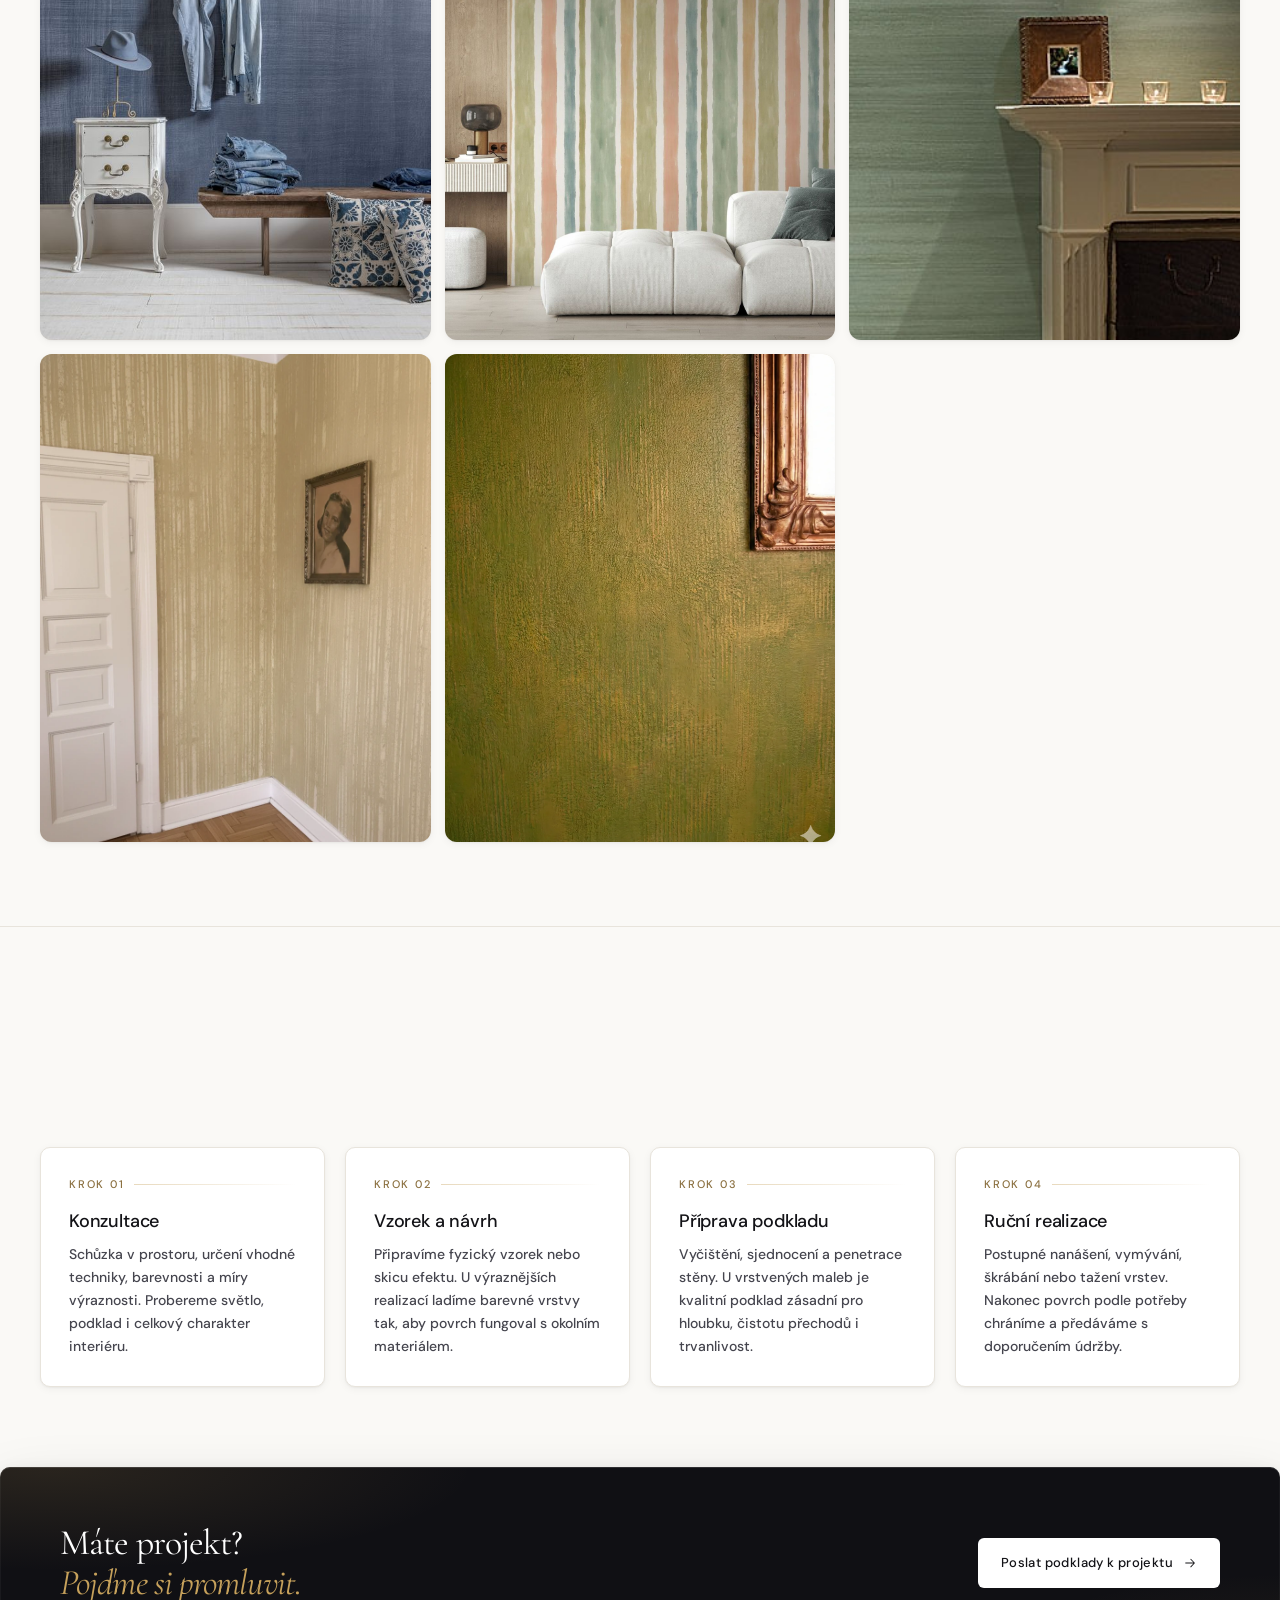
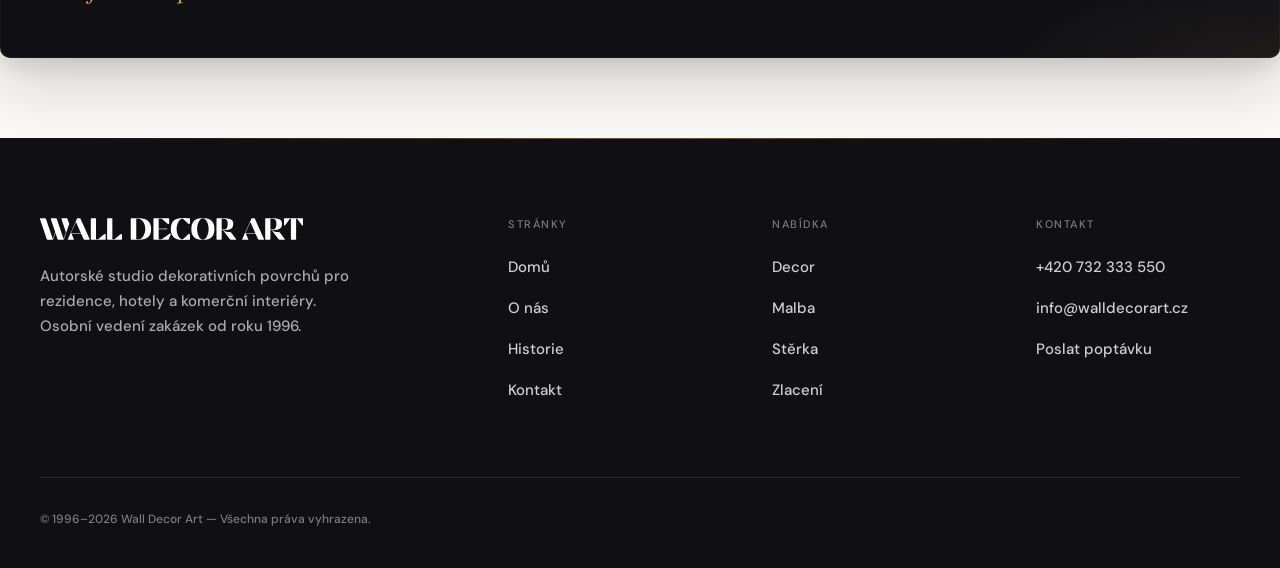
<file: malba.html>
<!DOCTYPE html>
<html lang="cs">
<head>
  <meta charset="UTF-8" />
  <meta name="viewport" content="width=device-width, initial-scale=1.0" />
  <meta name="description" content="Vymývané a škrábané dekorativní malby s ručním vrstvením, měkkými přechody a autentickou hloubkou povrchu." />
  <title>Dekorativní malba — Wall Decor Art</title>
  <link rel="preconnect" href="https://fonts.googleapis.com" />
  <link rel="preconnect" href="https://fonts.gstatic.com" crossorigin />
  <link rel="icon" type="image/svg+xml" href="assets/favicon.svg?v=20260706-1" />
  <link rel="stylesheet" href="styles/base.css?v=20260706-1" />
  <link rel="stylesheet" href="styles/sub.css?v=20260706-1" />
  <style>
    /* Nav visible from 768px */
    @media (min-width: 768px) {
      .nav-links { display: flex !important; }
      .menu-toggle { display: none !important; }
    }
  </style>
</head>
<body>

<header class="site-header">
  <div class="container nav">
    <a href="index.html"><img class="logo" src="assets/wall-decor-art-logo-white.svg" alt="Wall Decor Art" /></a>
    <nav class="nav-links">
      <a href="index.html">Domů</a>
      <span class="has-dropdown">
        <a href="#" tabindex="0" class="active">Nabídka</a>
        <div class="dropdown">
          <a href="decor.html">Decor <span class="num">01</span></a>
          <a href="malba.html">Malba <span class="num">02</span></a>
          <a href="sterka.html">Stěrka <span class="num">03</span></a>
          <a href="zlaceni.html">Zlacení <span class="num">04</span></a>
        </div>
      </span>
      <a href="o-nas.html">O nás</a>
      <a href="historie.html">Historie</a>
      <a href="index.html#reference">Reference</a>
    </nav>
    <div class="nav-cta">
      <button class="menu-toggle" aria-label="Menu"><span></span><span></span><span></span></button>
    </div>
  </div>
</header>
<div class="mobile-menu">
    <a href="index.html">Domů</a>
    <div class="sub">
      <a href="decor.html">Nabídka — Decor</a>
      <a href="malba.html">Nabídka — Malba</a>
      <a href="sterka.html">Nabídka — Stěrka</a>
      <a href="zlaceni.html">Nabídka — Zlacení</a>
    </div>
    <a href="o-nas.html">O nás</a>
    <a href="historie.html">Historie</a>
    <a href="index.html#reference">Reference</a>
    <a href="index.html#kontakt">Kontakt</a>
  </div>
<div class="overflow-guard">

<section class="decor-original-section container" id="vymyvana">
  <div class="decor-original-head reveal">
    <img class="decor-original-symbol" src="uploads/malba-original/symbols/vymyvana.svg" alt="" aria-hidden="true" />
    <span class="pill"><span class="dot"></span>01 — Vymývaná</span>
    <h2>Vymývaná <em>malba</em>.</h2>
    <p class="decor-original-lead">Vrstevnatá malba s měkkými přechody, která vzniká postupným nanášením a jemným omýváním barev. Působí klidně, přirozeně a v interiéru vytváří hloubku bez tvrdých hran.</p>
  </div>
  <div class="facts-grid reveal reveal-d1">
    <div class="fact-card"><span class="lbl">Vhodné pro</span><span class="val">Ložnice, obývací pokoje, vstupní haly i klidné komerční interiéry</span></div>
    <div class="fact-card"><span class="lbl">Efekt</span><span class="val">Měkké přechody, vrstevnatost, světelná hloubka a ruční kresba</span></div>
    <div class="fact-card"><span class="lbl">Čas realizace</span><span class="val">2 až 7 dní pro jednu místnost, větší zakázky individuálně</span></div>
    <div class="fact-card"><span class="lbl">První krok</span><span class="val">Vzorek techniky a společné ladění barevnosti v prostoru</span></div>
  </div>

  <div class="decor-editorial decor-identity-art reveal reveal-d1">
    <figure class="decor-feature-image decor-feature-image-wide"><img src="uploads/4c77956a-929f-4b3c-9aaa-6e421384a30d.jpeg" alt="Vymývaná malba v teplém interiéru" loading="lazy" /></figure>
    <div class="decor-feature decor-feature-dark decor-feature-tall">
      <img class="decor-feature-symbol decor-feature-symbol-floating decor-feature-symbol-left" src="uploads/malba-original/symbols/vymyvana.svg" alt="" aria-hidden="true" />
      <span class="decor-feature-label">Vrstva / přechod</span>
      <p><strong>Barva se tu nechová jako nátěr, ale jako atmosféra.</strong> Jednotlivé tóny se do sebe vpíjejí, mění se podle světla a dávají stěně měkký, téměř akvarelový charakter.</p>
    </div>
    <figure class="decor-feature-image decor-feature-image-detail"><img src="uploads/9faee036-94c6-4dca-bb79-dc2351f68fbf.jpeg" alt="Detail vrstvené vymývané malby" loading="lazy" /></figure>
    <p class="decor-textline"><em>Každý průchod hadrem nebo houbou mění výsledek.</em> Díky tomu nevzniká opakovatelný vzor, ale živý povrch s jemným pohybem a klidnou hloubkou.</p>
  </div>

  <div class="decor-masonry reveal reveal-d1">
        <figure class="decor-photo"><img src="uploads/4c77956a-929f-4b3c-9aaa-6e421384a30d.jpeg" alt="Vymývaná a vrstvená malba v interiéru" loading="lazy" /></figure>
        <figure class="decor-photo"><img src="uploads/9faee036-94c6-4dca-bb79-dc2351f68fbf.jpeg" alt="Vymývaná a vrstvená malba v interiéru" loading="lazy" /></figure>
        <figure class="decor-photo"><img src="uploads/38ae4d22-803e-4b77-8c8b-bd2763049a3e.jpeg" alt="Vymývaná a vrstvená malba v interiéru" loading="lazy" /></figure>
        <figure class="decor-photo"><img src="uploads/380f2d8d-c63f-4596-b30b-54d97674e851.jpeg" alt="Vymývaná a vrstvená malba v interiéru" loading="lazy" /></figure>
        <figure class="decor-photo"><img src="uploads/2223018d-64b9-4c9d-857d-986417aba47e.jpeg" alt="Vymývaná a vrstvená malba v interiéru" loading="lazy" /></figure>
        <figure class="decor-photo"><img src="uploads/aa2865e2-6c46-4c5f-9eb1-af03cda49329.jpeg" alt="Vymývaná a vrstvená malba v interiéru" loading="lazy" /></figure>
        <figure class="decor-photo"><img src="uploads/cad5fab8-6681-422b-b630-21ec3d16298d.jpeg" alt="Vymývaná a vrstvená malba v interiéru" loading="lazy" /></figure>
        <figure class="decor-photo"><img src="uploads/cb69b1e3-0a1d-4144-855f-f72087b6e0bd.jpeg" alt="Vymývaná a vrstvená malba v interiéru" loading="lazy" /></figure>
        <figure class="decor-photo"><img src="uploads/d9e895c1-258f-42e5-bd37-89d7c75742b2.jpeg" alt="Vymývaná a vrstvená malba v interiéru" loading="lazy" /></figure>
        <figure class="decor-photo"><img src="uploads/d922c9f3-4af9-49af-aaf0-d49aa9c2df46.jpeg" alt="Vymývaná a vrstvená malba v interiéru" loading="lazy" /></figure>
        <figure class="decor-photo"><img src="uploads/f0f62b33-9d04-4d26-a96f-ae6942531f10.jpeg" alt="Vymývaná a vrstvená malba v interiéru" loading="lazy" /></figure>
        <figure class="decor-photo"><img src="uploads/f7b0e15a-51e4-4b77-837e-b752f4d89d81.jpeg" alt="Vymývaná a vrstvená malba v interiéru" loading="lazy" /></figure>
  </div>
</section>

<section class="decor-original-section container" id="skrabana">
  <div class="decor-original-head reveal">
    <img class="decor-original-symbol" src="uploads/malba-original/symbols/skrabana.svg" alt="" aria-hidden="true" />
    <span class="pill"><span class="dot"></span>02 — Škrábaná</span>
    <h2>Škrábaná <em>malba</em>.</h2>
    <p class="decor-original-lead">Výraznější technika založená na vrstvení barev a jejich narušování jemnými liniemi. Povrch díky tomu nepůsobí ploše, pracuje se světlem a dodává velkým stěnám jemný rytmus.</p>
  </div>

  <div class="decor-editorial decor-identity reveal reveal-d1">
    <div class="decor-feature decor-feature-dark">
      <img class="decor-feature-symbol decor-feature-symbol-floating decor-feature-symbol-left" src="uploads/malba-original/symbols/skrabana.svg" alt="" aria-hidden="true" />
      <span class="decor-feature-label">Rytmus / linie</span>
      <p><strong>Škrábaná malba vnáší do plochy napětí a rytmus.</strong> Tenké zářezy rozbíjejí barevné vrstvy tak, aby stěna působila živě, proměnlivě a při každém pohledu trochu jinak.</p>
    </div>
    <div class="decor-image-stack">
      <figure class="decor-feature-image decor-feature-image-large"><img src="uploads/01-topaz-upscale-2x-batch-1.png" alt="Škrábaná malba v interiéru" loading="lazy" /></figure>
      <figure class="decor-feature-image"><img src="uploads/03-topaz-upscale-2x-batch-1.png" alt="Detail škrábané vrstvené malby" loading="lazy" /></figure>
      <figure class="decor-feature-image"><img src="uploads/04-topaz-upscale-2x-batch-1.png" alt="Škrábaná struktura na stěně" loading="lazy" /></figure>
    </div>
    <div class="decor-statement">
      <span class="decor-statement-label">Velké měřítko</span>
      <p><em>Na velkých stěnách umí tato technika vytvořit téměř architektonický efekt.</em> Nejde jen o kresbu, ale o práci s hloubkou, vibrací a optickým pohybem celého prostoru.</p>
    </div>
  </div>

  <div class="decor-masonry reveal reveal-d1">
        <figure class="decor-photo"><img src="uploads/05-topaz-upscale-2x-batch-1.png" alt="Škrábaná a pruhovaná vrstvená malba v interiéru" loading="lazy" /></figure>
        <figure class="decor-photo"><img src="uploads/06-topaz-upscale-2x-batch-1.png" alt="Škrábaná a pruhovaná vrstvená malba v interiéru" loading="lazy" /></figure>
        <figure class="decor-photo"><img src="uploads/07-topaz-upscale-2x-batch-1.png" alt="Škrábaná a pruhovaná vrstvená malba v interiéru" loading="lazy" /></figure>
        <figure class="decor-photo"><img src="uploads/08-topaz-upscale-2x-batch-1.png" alt="Škrábaná a pruhovaná vrstvená malba v interiéru" loading="lazy" /></figure>
        <figure class="decor-photo"><img src="uploads/09-topaz-upscale-2x-batch-1.png" alt="Škrábaná a pruhovaná vrstvená malba v interiéru" loading="lazy" /></figure>
        <figure class="decor-photo"><img src="uploads/10-topaz-upscale-2x-batch-1.png" alt="Škrábaná a pruhovaná vrstvená malba v interiéru" loading="lazy" /></figure>
        <figure class="decor-photo"><img src="uploads/11-topaz-upscale-2x-batch-1.png" alt="Škrábaná a pruhovaná vrstvená malba v interiéru" loading="lazy" /></figure>
        <figure class="decor-photo"><img src="uploads/12-topaz-upscale-2x-batch-1.png" alt="Škrábaná a pruhovaná vrstvená malba v interiéru" loading="lazy" /></figure>
        <figure class="decor-photo"><img src="uploads/13-topaz-upscale-2x-batch-1.png" alt="Škrábaná a pruhovaná vrstvená malba v interiéru" loading="lazy" /></figure>
        <figure class="decor-photo"><img src="uploads/14-topaz-upscale-2x-batch-1.png" alt="Škrábaná a pruhovaná vrstvená malba v interiéru" loading="lazy" /></figure>
        <figure class="decor-photo"><img src="uploads/15-topaz-upscale-1.9x-batch-1.png" alt="Škrábaná a pruhovaná vrstvená malba v interiéru" loading="lazy" /></figure>
        <figure class="decor-photo"><img src="uploads/05-topaz-upscale-2x-batch-1-01d6cc7f.png" alt="Škrábaná a pruhovaná vrstvená malba v interiéru" loading="lazy" /></figure>
  </div>
</section>

<section class="decor-original-section container" id="moznosti">
  <div class="decor-original-head reveal">
    <img class="decor-original-symbol" src="uploads/malba-original/symbols/moznosti.svg" alt="" aria-hidden="true" />
    <span class="pill"><span class="dot"></span>03 — Možnosti</span>
    <h2>Možnosti <em>vrstvení</em>.</h2>
    <p class="decor-original-lead">Jednotlivé dekorativní malby se liší nástrojem, rytmem i výslednou texturou, ale všechny stojí na vrstvení. Právě v něm vzniká hloubka, měkkost i osobitý charakter povrchu.</p>
  </div>

  <div class="decor-editorial decor-identity-art reveal reveal-d1">
    <figure class="decor-feature-image decor-feature-image-wide"><img src="uploads/malba-original/moznosti/06-bfa0c6d74f164320a2132067acced09a.jpeg" alt="Dekorativní vrstvení barev v interiéru" loading="lazy" /></figure>
    <div class="decor-feature decor-feature-dark decor-feature-tall">
      <img class="decor-feature-symbol decor-feature-symbol-floating decor-feature-symbol-left" src="uploads/malba-original/symbols/moznosti.svg" alt="" aria-hidden="true" />
      <span class="decor-feature-label">Technika / charakter</span>
      <p><strong>Od houbičkování přes strié až po tradiční vápennou malbu (limewash) jde vždy o práci s vrstvou.</strong> Někdy vzniká jemný ombre přechod, jindy výraznější kresba štětce nebo rytmická stopa tahu.</p>
    </div>
    <figure class="decor-feature-image decor-feature-image-detail"><img src="uploads/malba-original/moznosti/04-cca3172710cf4f5cb40bfe5bfc9df578.jpeg" alt="Detail dekorativního vrstveného povrchu" loading="lazy" /></figure>
    <p class="decor-textline decor-textline-full"><em>Správně zvolená technika neslouží jen jako efekt.</em> Pomáhá prostoru získat měřítko, měkkost i barevnou hloubku, která působí přirozeně a dlouhodobě.</p>
  </div>

  <div class="decor-masonry reveal reveal-d1">
        <figure class="decor-photo"><img src="uploads/malba-original/moznosti/01-11cc0be1118c40fcb3a6a24493b086bf.jpeg" alt="Možnosti dekorativní vrstvené malby" loading="lazy" /></figure>
        <figure class="decor-photo"><img src="uploads/malba-original/moznosti/02-12614d24796a461b88ead0e322054816.jpg" alt="Možnosti dekorativní vrstvené malby" loading="lazy" /></figure>
        <figure class="decor-photo"><img src="uploads/malba-original/moznosti/03-3cbc94b54c134909af2c20115444bfef.jpg" alt="Možnosti dekorativní vrstvené malby" loading="lazy" /></figure>
        <figure class="decor-photo"><img src="uploads/malba-original/moznosti/04-cca3172710cf4f5cb40bfe5bfc9df578.jpeg" alt="Možnosti dekorativní vrstvené malby" loading="lazy" /></figure>
        <figure class="decor-photo"><img src="uploads/malba-original/moznosti/05-ae2fab6f5d9541858fbc1b35be072991.jpeg" alt="Možnosti dekorativní vrstvené malby" loading="lazy" /></figure>
        <figure class="decor-photo"><img src="uploads/malba-original/moznosti/06-bfa0c6d74f164320a2132067acced09a.jpeg" alt="Možnosti dekorativní vrstvené malby" loading="lazy" /></figure>
        <figure class="decor-photo"><img src="uploads/malba-original/moznosti/07-7091a56154904ba7997beb2b78c7e667.jpg" alt="Možnosti dekorativní vrstvené malby" loading="lazy" /></figure>
        <figure class="decor-photo"><img src="uploads/malba-original/moznosti/08-9968fb878c5446d9b10468ba83e3af5d.jpg" alt="Možnosti dekorativní vrstvené malby" loading="lazy" /></figure>
        <figure class="decor-photo"><img src="uploads/malba-original/moznosti/09-b3bec088de6547fb930bc4b7357670fd.jpg" alt="Možnosti dekorativní vrstvené malby" loading="lazy" /></figure>
        <figure class="decor-photo"><img src="uploads/user-uploads/strie-denim-blue.jpg" alt="Strié technika v modrém odstínu" loading="lazy" /></figure>
        <figure class="decor-photo"><img src="uploads/user-uploads/strie-pastel-stripes.jpg" alt="Strié technika v pastelových pruzích" loading="lazy" /></figure>
        <figure class="decor-photo"><img src="uploads/user-uploads/strie-green-mantel.jpg" alt="Strié technika v zeleném odstínu u krbu" loading="lazy" /></figure>
        <figure class="decor-photo"><img src="uploads/user-uploads/strie-gold-hallway.webp" alt="Strié technika ve zlatavém odstínu na chodbě" loading="lazy" /></figure>
        <figure class="decor-photo"><img src="uploads/user-uploads/strie-green-gold-frame.webp" alt="Strié technika v olivově zeleném odstínu" loading="lazy" /></figure>
  </div>
</section>

<!-- POSTUPY -->
<section class="container gallery-section decor-process-section">
  <div class="gallery-head reveal">
    <div>
      <span class="pill"><span class="dot"></span>Jak pracujeme</span>
      <h2 style="margin-top:14px">Postup <em>realizace</em> malby.</h2>
    </div>
    <p>Od výběru barevnosti po finální ochranu povrchu — postup držíme přehledný, ruční a přizpůsobený konkrétnímu interiéru.</p>
  </div>
  <div class="process-grid reveal reveal-d1">
    <div class="process-step"><div class="n">Krok 01</div><h4>Konzultace</h4><p>Schůzka v prostoru, určení vhodné techniky, barevnosti a míry výraznosti. Probereme světlo, podklad i celkový charakter interiéru.</p></div>
    <div class="process-step"><div class="n">Krok 02</div><h4>Vzorek a návrh</h4><p>Připravíme fyzický vzorek nebo skicu efektu. U výraznějších realizací ladíme barevné vrstvy tak, aby povrch fungoval s okolním materiálem.</p></div>
    <div class="process-step"><div class="n">Krok 03</div><h4>Příprava podkladu</h4><p>Vyčištění, sjednocení a penetrace stěny. U vrstvených maleb je kvalitní podklad zásadní pro hloubku, čistotu přechodů i trvanlivost.</p></div>
    <div class="process-step"><div class="n">Krok 04</div><h4>Ruční realizace</h4><p>Postupné nanášení, vymývání, škrábání nebo tažení vrstev. Nakonec povrch podle potřeby chráníme a předáváme s doporučením údržby.</p></div>
  </div>
</section>

<!-- CTA -->
<section class="container">
  <div class="cta-banner reveal">
    <h3>Máte projekt? <em>Pojďme si promluvit.</em></h3>
    <a href="index.html#kontakt" class="btn">Poslat podklady k projektu <span class="arrow"></span></a>
  </div>
</section>

<footer class="site-footer">
  <div class="container">
    <div class="footer-grid">
      <div class="footer-col"><img class="logo" src="assets/wall-decor-art-logo-white.svg" alt="Wall Decor Art" /><p class="footer-blurb">Autorské studio dekorativních povrchů pro rezidence, hotely a komerční interiéry. Osobní vedení zakázek od roku 1996.</p></div>
      <div class="footer-col"><h4>Stránky</h4><ul><li><a href="index.html">Domů</a></li><li><a href="o-nas.html">O nás</a></li><li><a href="historie.html">Historie</a></li><li><a href="index.html#kontakt">Kontakt</a></li></ul></div>
      <div class="footer-col"><h4>Nabídka</h4><ul><li><a href="decor.html">Decor</a></li><li><a href="malba.html">Malba</a></li><li><a href="sterka.html">Stěrka</a></li><li><a href="zlaceni.html">Zlacení</a></li></ul></div>
      <div class="footer-col"><h4>Kontakt</h4><ul><li><a href="tel:+420732333550">+420 732 333 550</a></li><li><a href="mailto:info@walldecorart.cz">info@walldecorart.cz</a></li><li><a href="index.html#kontakt">Poslat poptávku</a></li></ul></div>
    </div>
    <div class="footer-bottom"><div>© 1996–2026 Wall Decor Art — Všechna práva vyhrazena.</div></div>
  </div>
</footer>

<script src="scripts/site.js?v=20260706-1"></script>
</div>
</body>
</html>
</file>
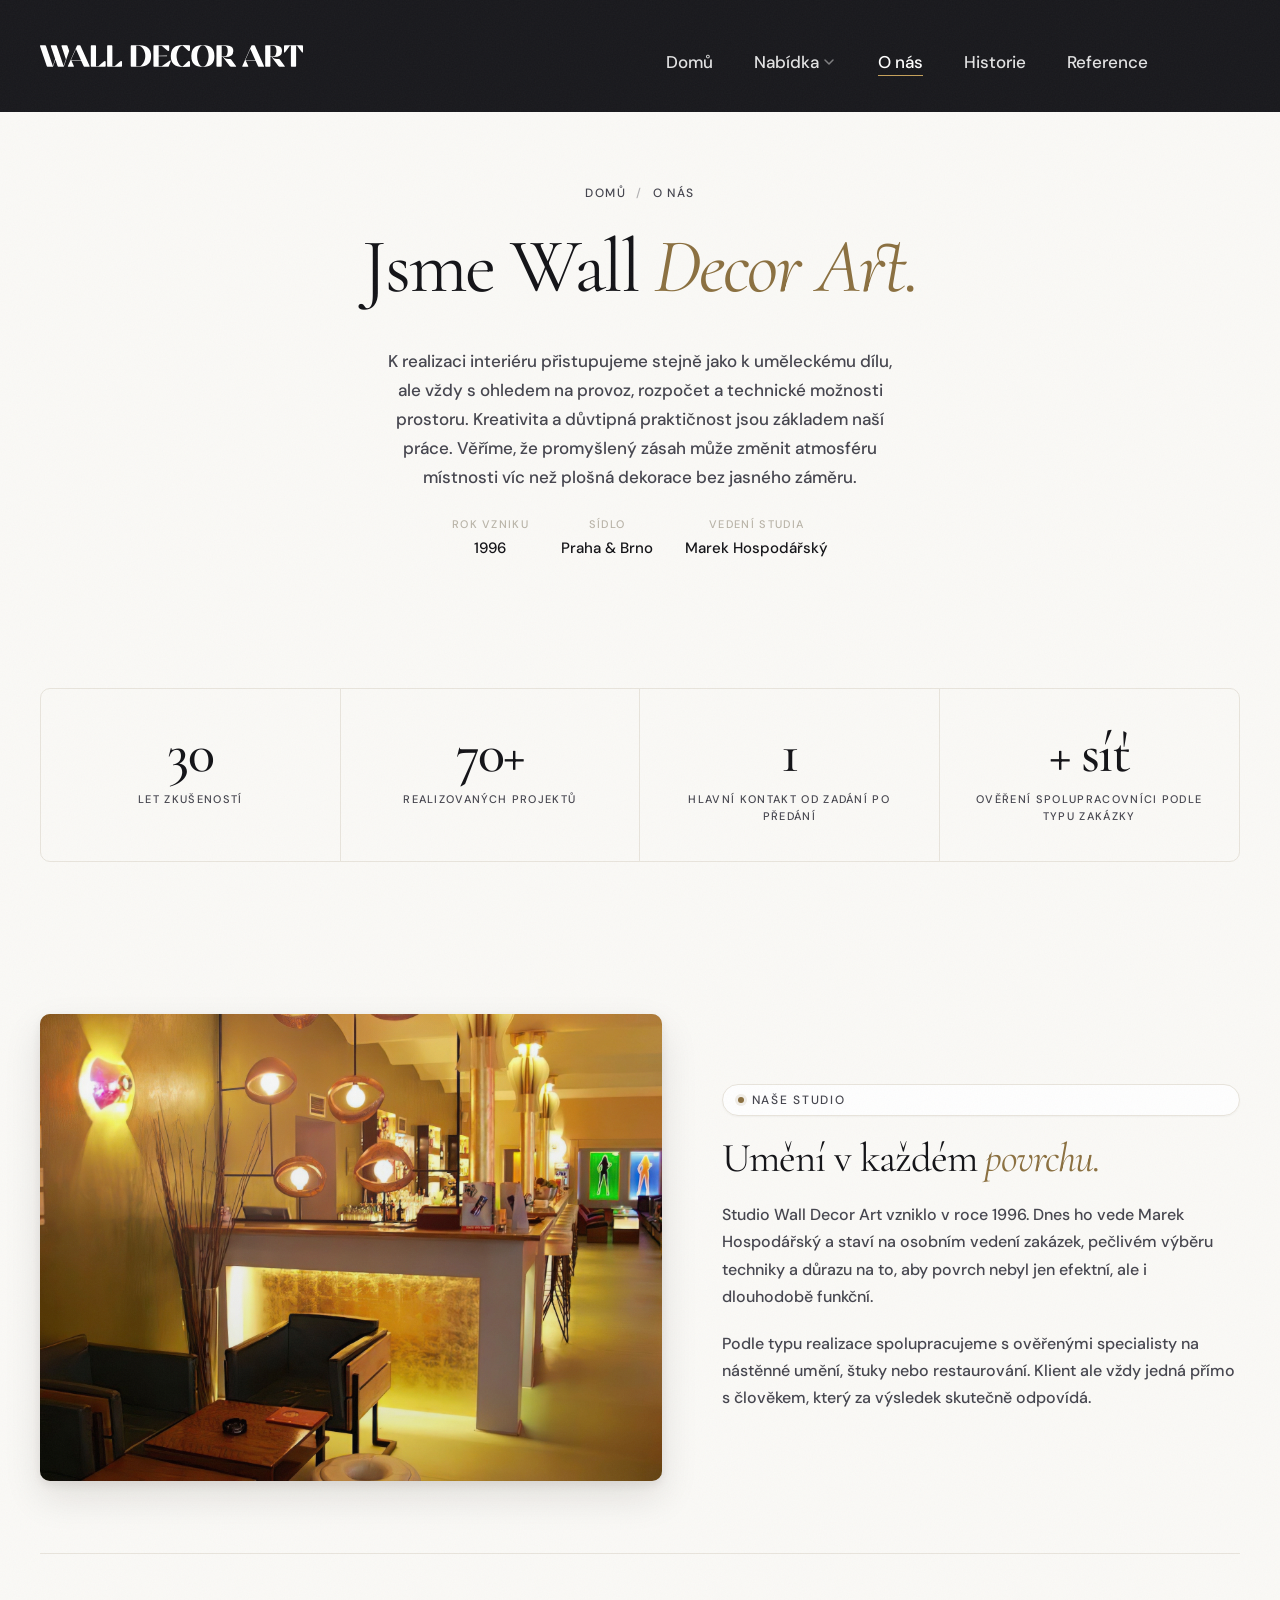
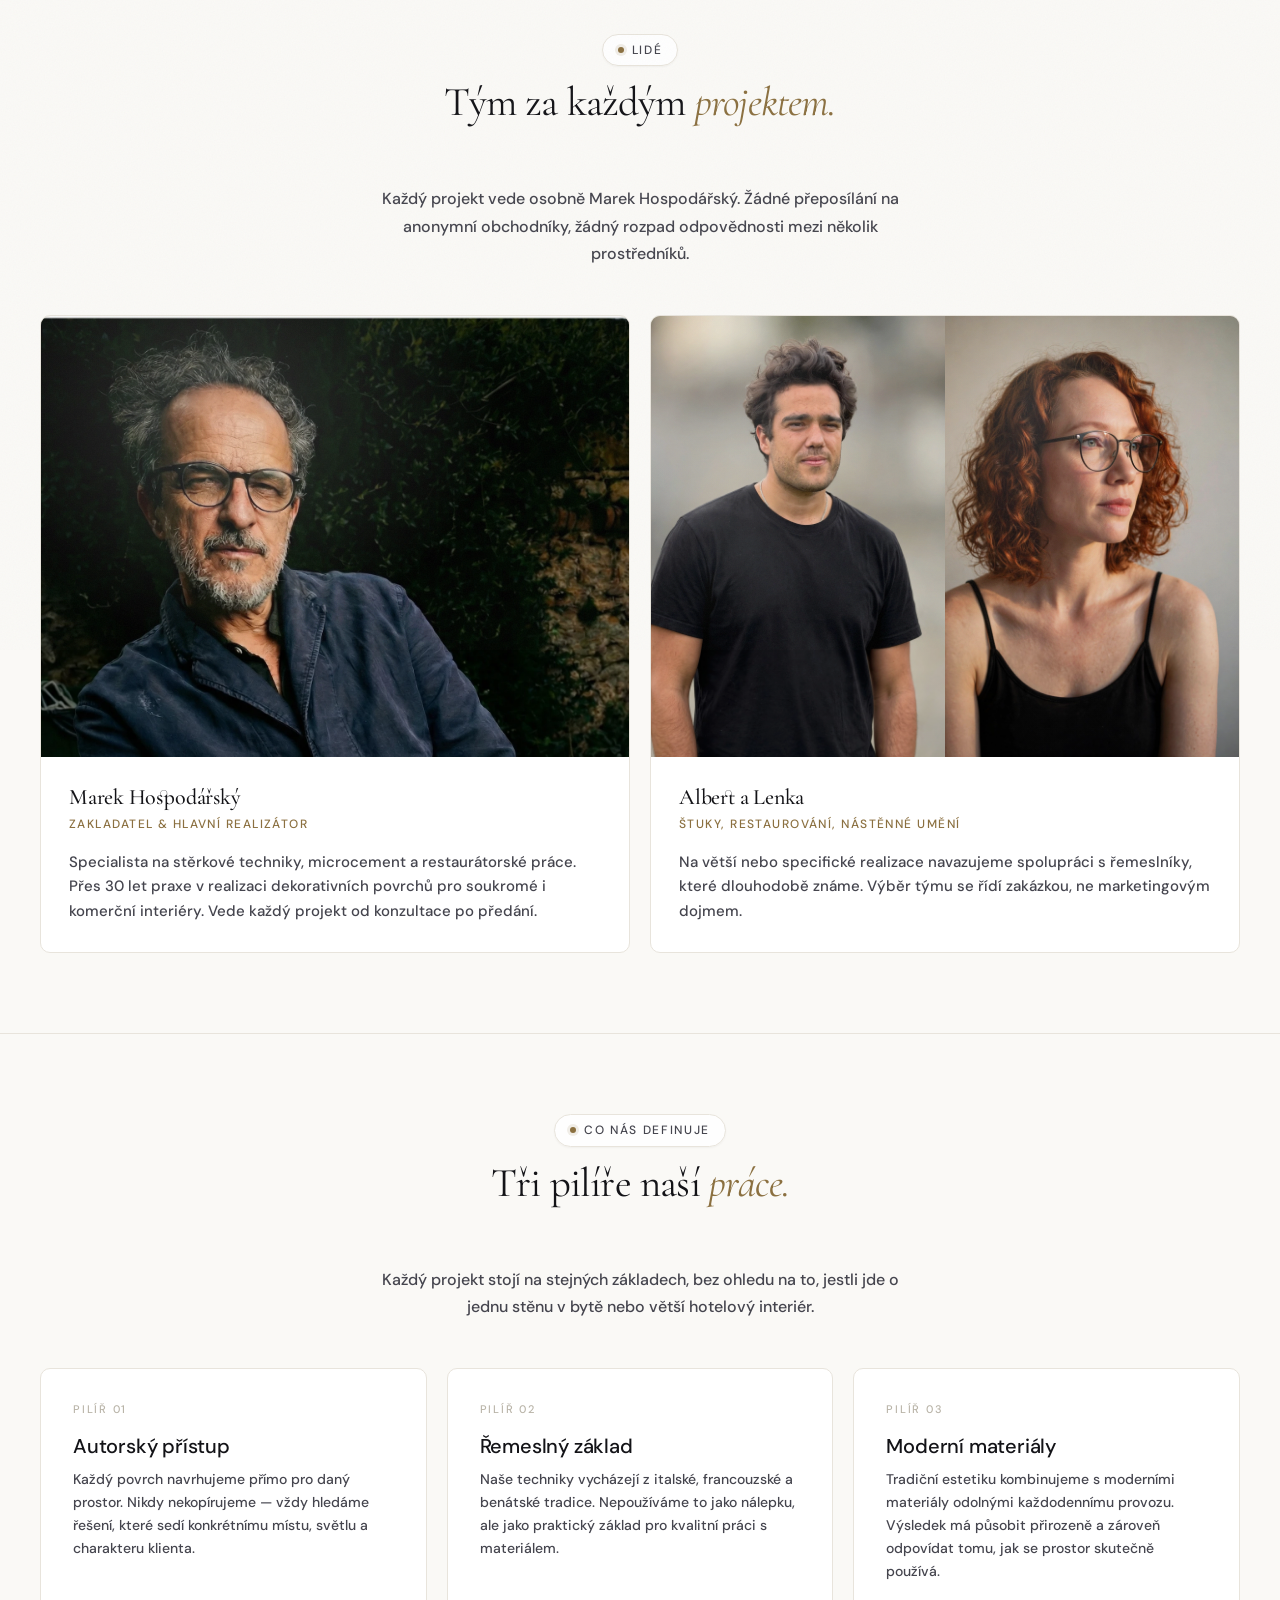
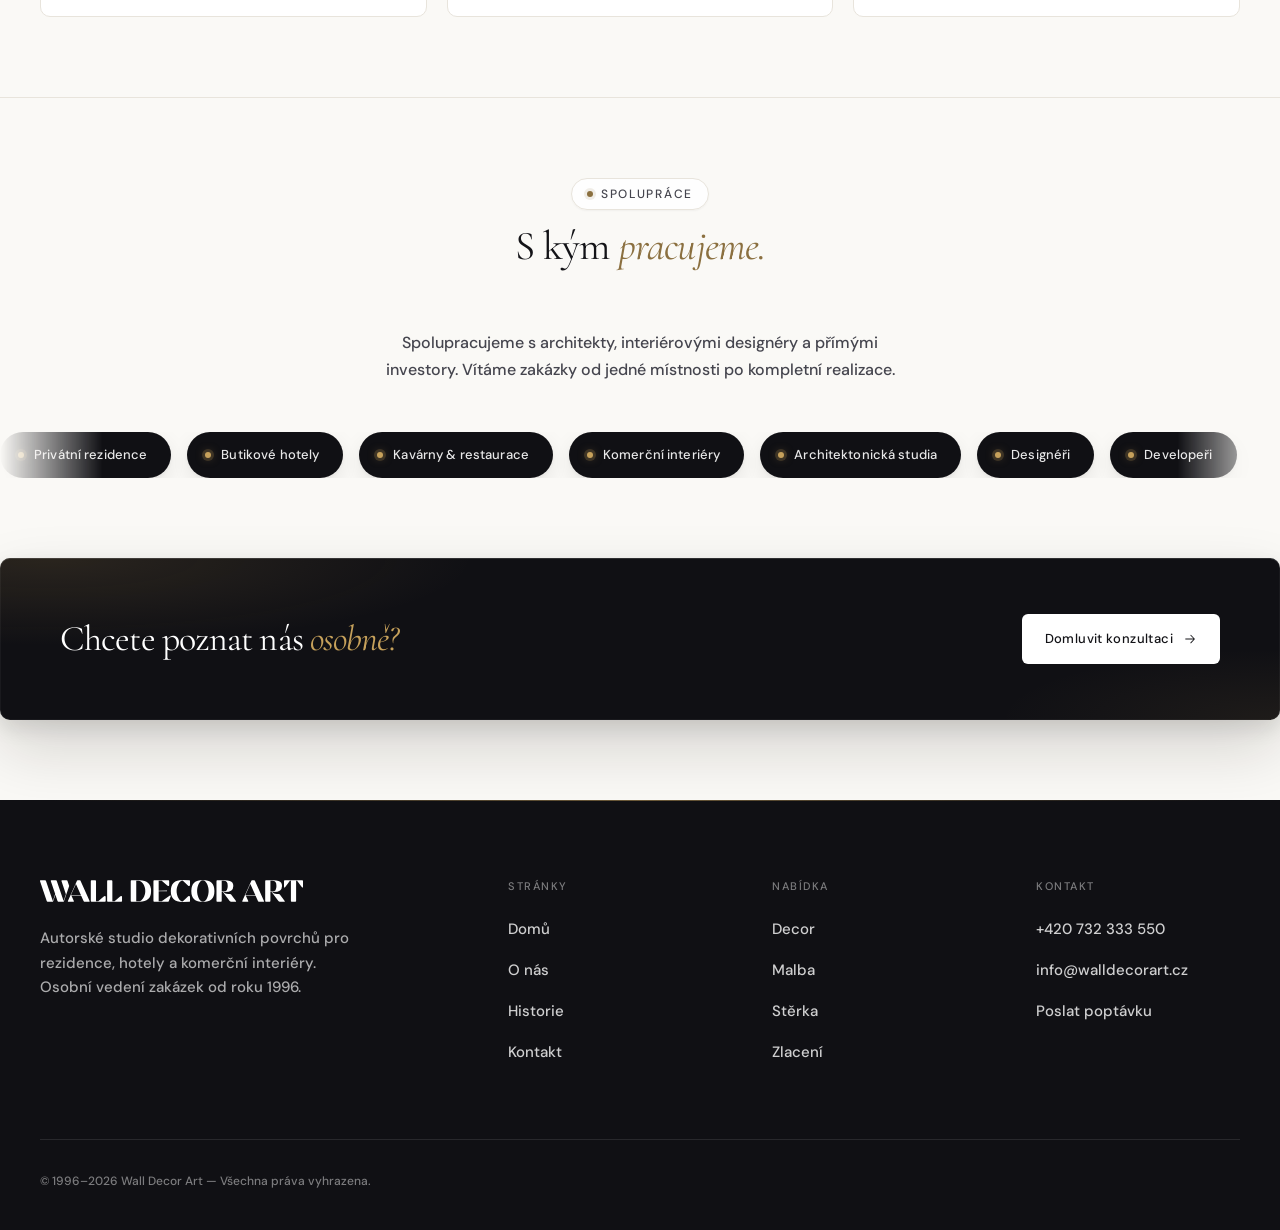
<file: o-nas.html>
<!DOCTYPE html>
<html lang="cs">
<head>
  <meta charset="UTF-8" />
  <meta name="viewport" content="width=device-width, initial-scale=1.0" />
  <meta name="description" content="Poznejte Wall Decor Art: studio založené v roce 1996, osobní vedení projektů, dekorativní řemeslo a autorský přístup k povrchům." />
  <title>O nás — Wall Decor Art</title>
  <link rel="preconnect" href="https://fonts.googleapis.com" />
  <link rel="preconnect" href="https://fonts.gstatic.com" crossorigin />
  <link rel="icon" type="image/svg+xml" href="assets/favicon.svg?v=20260706-1" />
  <link rel="stylesheet" href="styles/base.css?v=20260706-1" />
  <link rel="stylesheet" href="styles/sub.css?v=20260706-1" />
  <style>
    @media (min-width: 768px) {
      .nav-links { display: flex !important; }
      .menu-toggle { display: none !important; }
    }
    /* Team grid */
    .team-grid { display: grid; grid-template-columns: 1fr 1fr; gap: 20px; margin-top: 48px; }
    .team-card { background: #fff; border: 1px solid var(--c-border); border-radius: var(--r-card); overflow: hidden; transition: box-shadow .3s, transform .3s; }
    .team-card:hover { box-shadow: var(--shadow-2); transform: translateY(-2px); }
    .team-photo { aspect-ratio: 4/3; background: #d0c8b5; }
    .team-photo-split { display: flex; }
    .team-photo-split .ph.photo { width: 50%; }
    .team-body { padding: 28px; }
    .team-body h3 { font-size: 22px; font-weight: 500; margin-bottom: 6px; letter-spacing: -0.01em; }
    .team-body .role { font-family: var(--font-ui); font-size: 12px; text-transform: uppercase; letter-spacing: 0.12em; color: var(--c-accent); margin-bottom: 16px; }
    .team-body p { font-size: 15px; line-height: 1.65; color: var(--c-text-2); }
    @media (max-width: 767px) { .team-grid { grid-template-columns: 1fr; } }

    /* Values grid */
    .values-grid { display: grid; grid-template-columns: repeat(3, 1fr); gap: 20px; margin-top: 48px; }
    .value-card { background: #fff; border: 1px solid var(--c-border); border-radius: var(--r-card); padding: 32px; }
    .value-card .n { font-family: var(--font-ui); font-size: 11px; letter-spacing: 0.16em; text-transform: uppercase; color: var(--c-muted); margin-bottom: 16px; }
    .value-card h4 { font-size: 20px; font-weight: 500; margin-bottom: 10px; }
    .value-card p { font-size: 14px; line-height: 1.65; color: var(--c-text-2); }
    @media (max-width: 1023px) { .values-grid { grid-template-columns: 1fr 1fr; } }
    @media (max-width: 600px) { .values-grid { grid-template-columns: 1fr; } }

    /* Stats row */
    .stats-row { display: grid; grid-template-columns: repeat(4, 1fr); gap: 0; border: 1px solid var(--c-border); border-radius: var(--r-card); overflow: hidden; margin-top: 48px; }
    .stat-item { padding: 36px 28px; text-align: center; border-right: 1px solid var(--c-border); }
    .stat-item:last-child { border-right: none; }
    .stat-num { font-family: var(--font-display); font-size: clamp(40px, 4.4vw, 62px); font-weight: 500; letter-spacing: -0.03em; color: var(--c-text); line-height: 1; }
    .stat-lbl { font-family: var(--font-ui); font-size: 11px; text-transform: uppercase; letter-spacing: 0.12em; color: var(--c-text-2); margin-top: 10px; }
    @media (max-width: 767px) { .stats-row { grid-template-columns: 1fr 1fr; } .stat-item:nth-child(2) { border-right: none; } .stat-item { border-bottom: 1px solid var(--c-border); } }

    /* Partners marquee */
    .partners-wrap {
      width: 100vw;
      margin-left: calc(50% - 50vw);
      margin-right: calc(50% - 50vw);
      margin-top: 40px;
      overflow: hidden;
      -webkit-mask-image: linear-gradient(90deg, transparent, #000 8%, #000 92%, transparent);
      mask-image: linear-gradient(90deg, transparent, #000 8%, #000 92%, transparent);
    }
    .partners-row { display: flex; gap: 16px; width: max-content; animation: partners-scroll 26s linear infinite; }
    .partners-wrap:hover .partners-row { animation-play-state: paused; }
    .partner-tag {
      display: inline-flex; align-items: center; gap: 10px;
      font-family: var(--font-ui); font-size: 13px; font-weight: 500;
      letter-spacing: 0.01em;
      padding: 13px 24px 13px 18px; border-radius: 999px;
      background: var(--c-charcoal);
      color: rgba(255,255,255,.9);
      box-shadow: var(--shadow-2);
      white-space: nowrap;
      transition: transform .3s var(--ease-out), box-shadow .3s var(--ease-out);
    }
    .partner-tag::before {
      content: '';
      width: 6px; height: 6px; border-radius: 999px; flex-shrink: 0;
      background: var(--c-gold);
      box-shadow: 0 0 0 3px rgba(198,161,91,.2), 0 0 10px rgba(198,161,91,.55);
    }
    .partner-tag:hover { transform: translateY(-3px); box-shadow: var(--shadow-3); }
    @keyframes partners-scroll { from { transform: translateX(0); } to { transform: translateX(-50%); } }
  </style>
</head>
<body>

<header class="site-header">
  <div class="container nav">
    <a href="index.html"><img class="logo" src="assets/wall-decor-art-logo-white.svg" alt="Wall Decor Art" /></a>
    <nav class="nav-links">
      <a href="index.html">Domů</a>
      <span class="has-dropdown">
        <a href="#" tabindex="0">Nabídka</a>
        <div class="dropdown">
          <a href="decor.html">Decor <span class="num">01</span></a>
          <a href="malba.html">Malba <span class="num">02</span></a>
          <a href="sterka.html">Stěrka <span class="num">03</span></a>
          <a href="zlaceni.html">Zlacení <span class="num">04</span></a>
        </div>
      </span>
      <a href="o-nas.html" class="active">O nás</a>
      <a href="historie.html">Historie</a>
      <a href="index.html#reference">Reference</a>
    </nav>
    <div class="nav-cta">
      <button class="menu-toggle" aria-label="Menu"><span></span><span></span><span></span></button>
    </div>
  </div>
</header>
<div class="mobile-menu">
  <a href="index.html">Domů</a>
  <div class="sub">
    <a href="decor.html">Nabídka — Decor</a>
    <a href="malba.html">Nabídka — Malba</a>
    <a href="sterka.html">Nabídka — Stěrka</a>
    <a href="zlaceni.html">Nabídka — Zlacení</a>
  </div>
  <a href="o-nas.html">O nás</a>
  <a href="historie.html">Historie</a>
  <a href="index.html#kontakt">Kontakt</a>
</div>

<!-- SUB HERO -->
<section class="container sub-hero sub-hero-center">
  <div class="sub-crumb"><a href="index.html">Domů</a><span>/</span>O nás</div>
  <h1 class="reveal">Jsme Wall <em>Decor Art.</em></h1>
  <div class="sub-hero-lead reveal reveal-d1">
    <p>K realizaci interiéru přistupujeme stejně jako k uměleckému dílu, ale vždy s ohledem na provoz, rozpočet a technické možnosti prostoru. Kreativita a důvtipná praktičnost jsou základem naší práce. Věříme, že promyšlený zásah může změnit atmosféru místnosti víc než plošná dekorace bez jasného záměru.</p>
    <div class="sub-hero-meta">
      <div class="sub-meta-item"><div class="lbl">Rok vzniku</div><div class="val">1996</div></div>
      <div class="sub-meta-item"><div class="lbl">Sídlo</div><div class="val">Praha &amp; Brno</div></div>
      <div class="sub-meta-item"><div class="lbl">Vedení studia</div><div class="val">Marek Hospodářský</div></div>
    </div>
  </div>
</section>

<!-- STATS -->
<section class="container gallery-section">
  <div class="stats-row reveal">
    <div class="stat-item"><div class="stat-num"><span data-count="30">0</span></div><div class="stat-lbl">Let zkušeností</div></div>
    <div class="stat-item"><div class="stat-num"><span data-count="70">0</span>+</div><div class="stat-lbl">Realizovaných projektů</div></div>
    <div class="stat-item"><div class="stat-num">1</div><div class="stat-lbl">Hlavní kontakt od zadání po předání</div></div>
    <div class="stat-item"><div class="stat-num">+ síť</div><div class="stat-lbl">Ověření spolupracovníci podle typu zakázky</div></div>
  </div>
</section>

<!-- HIGHLIGHT — O STUDIU -->
<section class="container">
  <div class="highlight reveal">
    <div class="hl-img"><div class="ph photo"><img src="uploads/wda-original/097b671aaacd43339fc8058651df94f8.jpg" alt="Interiér realizovaný studiem Wall Decor Art" loading="lazy" /></div></div>
    <div class="hl-text">
      <span class="pill"><span class="dot"></span>Naše studio</span>
      <h2>Umění v každém <em>povrchu.</em></h2>
      <p>Studio Wall Decor Art vzniklo v roce 1996. Dnes ho vede Marek Hospodářský a staví na osobním vedení zakázek, pečlivém výběru techniky a důrazu na to, aby povrch nebyl jen efektní, ale i dlouhodobě funkční.</p>
      <p>Podle typu realizace spolupracujeme s ověřenými specialisty na nástěnné umění, štuky nebo restaurování. Klient ale vždy jedná přímo s člověkem, který za výsledek skutečně odpovídá.</p>
    </div>
  </div>
</section>

<!-- TÝM -->
<section class="container gallery-section">
  <div class="gallery-head gallery-head-center reveal">
    <div>
      <span class="pill"><span class="dot"></span>Lidé</span>
      <h2 style="margin-top:14px">Tým za každým <em>projektem.</em></h2>
    </div>
    <p>Každý projekt vede osobně Marek Hospodářský. Žádné přeposílání na anonymní obchodníky, žádný rozpad odpovědnosti mezi několik prostředníků.</p>
  </div>
  <div class="team-grid reveal reveal-d1">
    <div class="team-card">
      <div class="team-photo"><div class="ph photo"><img src="uploads/user-uploads/marek-hospodarsky-portrait.webp" alt="Marek Hospodářský — zakladatel Wall Decor Art" loading="lazy" /></div></div>
      <div class="team-body">
        <h3>Marek Hospodářský</h3>
        <div class="role">Zakladatel &amp; hlavní realizátor</div>
        <p>Specialista na stěrkové techniky, microcement a restaurátorské práce. Přes 30 let praxe v realizaci dekorativních povrchů pro soukromé i komerční interiéry. Vede každý projekt od konzultace po předání.</p>
      </div>
    </div>
    <div class="team-card">
      <div class="team-photo team-photo-split">
        <div class="ph photo"><img src="uploads/user-uploads/o-nas-albert.webp" alt="Albert — specialista studia Wall Decor Art" loading="lazy" /></div>
        <div class="ph photo"><img src="uploads/user-uploads/o-nas-lenka.webp" alt="Lenka — specialistka studia Wall Decor Art" loading="lazy" /></div>
      </div>
      <div class="team-body">
        <h3>Albert a Lenka</h3>
        <div class="role">Štuky, restaurování, nástěnné umění</div>
        <p>Na větší nebo specifické realizace navazujeme spolupráci s řemeslníky, které dlouhodobě známe. Výběr týmu se řídí zakázkou, ne marketingovým dojmem.</p>
      </div>
    </div>
  </div>
</section>

<!-- HODNOTY -->
<section class="container gallery-section">
  <div class="gallery-head gallery-head-center reveal">
    <div>
      <span class="pill"><span class="dot"></span>Co nás definuje</span>
      <h2 style="margin-top:14px">Tři pilíře naší <em>práce.</em></h2>
    </div>
    <p>Každý projekt stojí na stejných základech, bez ohledu na to, jestli jde o jednu stěnu v bytě nebo větší hotelový interiér.</p>
  </div>
  <div class="values-grid reveal reveal-d1">
    <div class="value-card">
      <div class="n">Pilíř 01</div>
      <h4>Autorský přístup</h4>
      <p>Každý povrch navrhujeme přímo pro daný prostor. Nikdy nekopírujeme — vždy hledáme řešení, které sedí konkrétnímu místu, světlu a charakteru klienta.</p>
    </div>
    <div class="value-card">
      <div class="n">Pilíř 02</div>
      <h4>Řemeslný základ</h4>
      <p>Naše techniky vycházejí z italské, francouzské a benátské tradice. Nepoužíváme to jako nálepku, ale jako praktický základ pro kvalitní práci s materiálem.</p>
    </div>
    <div class="value-card">
      <div class="n">Pilíř 03</div>
      <h4>Moderní materiály</h4>
      <p>Tradiční estetiku kombinujeme s moderními materiály odolnými každodennímu provozu. Výsledek má působit přirozeně a zároveň odpovídat tomu, jak se prostor skutečně používá.</p>
    </div>
  </div>
</section>

<!-- PARTNEŘI -->
<section class="container gallery-section">
  <div class="gallery-head gallery-head-center reveal">
    <div>
      <span class="pill"><span class="dot"></span>Spolupráce</span>
      <h2 style="margin-top:14px">S kým <em>pracujeme.</em></h2>
    </div>
    <p>Spolupracujeme s architekty, interiérovými designéry a přímými investory. Vítáme zakázky od jedné místnosti po kompletní realizace.</p>
  </div>
  <div class="partners-wrap reveal reveal-d1">
    <div class="partners-row">
      <span class="partner-tag">Privátní rezidence</span>
      <span class="partner-tag">Butikové hotely</span>
      <span class="partner-tag">Kavárny &amp; restaurace</span>
      <span class="partner-tag">Komerční interiéry</span>
      <span class="partner-tag">Architektonická studia</span>
      <span class="partner-tag">Designéři</span>
      <span class="partner-tag">Developeři</span>
      <span class="partner-tag">Privátní rezidence</span>
      <span class="partner-tag">Butikové hotely</span>
      <span class="partner-tag">Kavárny &amp; restaurace</span>
      <span class="partner-tag">Komerční interiéry</span>
      <span class="partner-tag">Architektonická studia</span>
      <span class="partner-tag">Designéři</span>
      <span class="partner-tag">Developeři</span>
    </div>
  </div>
</section>

<!-- CTA -->
<section class="container">
  <div class="cta-banner reveal">
    <h3>Chcete poznat nás <em>osobně?</em></h3>
    <a href="index.html#kontakt" class="btn">Domluvit konzultaci <span class="arrow"></span></a>
  </div>
</section>

<footer class="site-footer">
  <div class="container">
    <div class="footer-grid">
      <div class="footer-col"><img class="logo" src="assets/wall-decor-art-logo-white.svg" alt="Wall Decor Art" /><p class="footer-blurb">Autorské studio dekorativních povrchů pro rezidence, hotely a komerční interiéry. Osobní vedení zakázek od roku 1996.</p></div>
      <div class="footer-col"><h4>Stránky</h4><ul><li><a href="index.html">Domů</a></li><li><a href="o-nas.html">O nás</a></li><li><a href="historie.html">Historie</a></li><li><a href="index.html#kontakt">Kontakt</a></li></ul></div>
      <div class="footer-col"><h4>Nabídka</h4><ul><li><a href="decor.html">Decor</a></li><li><a href="malba.html">Malba</a></li><li><a href="sterka.html">Stěrka</a></li><li><a href="zlaceni.html">Zlacení</a></li></ul></div>
      <div class="footer-col"><h4>Kontakt</h4><ul><li><a href="tel:+420732333550">+420 732 333 550</a></li><li><a href="mailto:info@walldecorart.cz">info@walldecorart.cz</a></li><li><a href="index.html#kontakt">Poslat poptávku</a></li></ul></div>
    </div>
    <div class="footer-bottom"><div>© 1996–2026 Wall Decor Art — Všechna práva vyhrazena.</div></div>
  </div>
</footer>
<script src="scripts/site.js?v=20260706-1"></script>
</body>
</html>
</file>
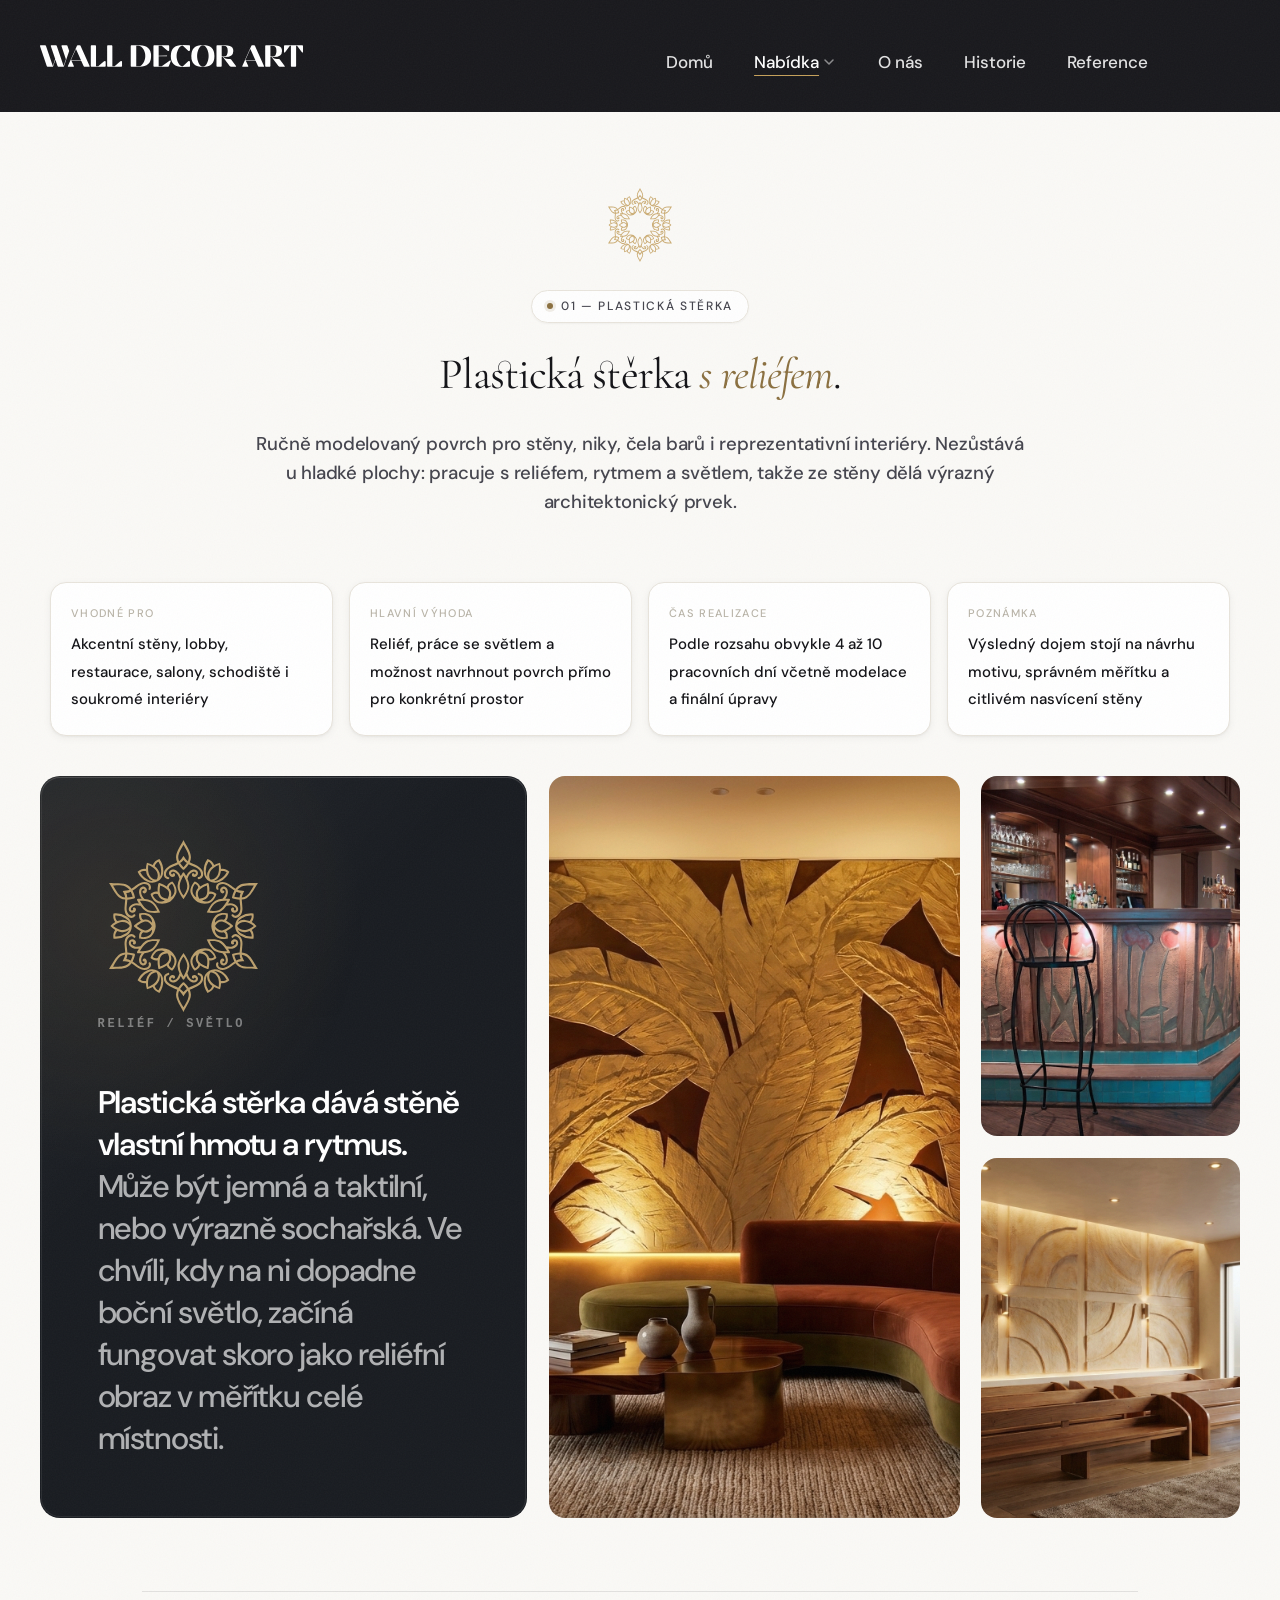
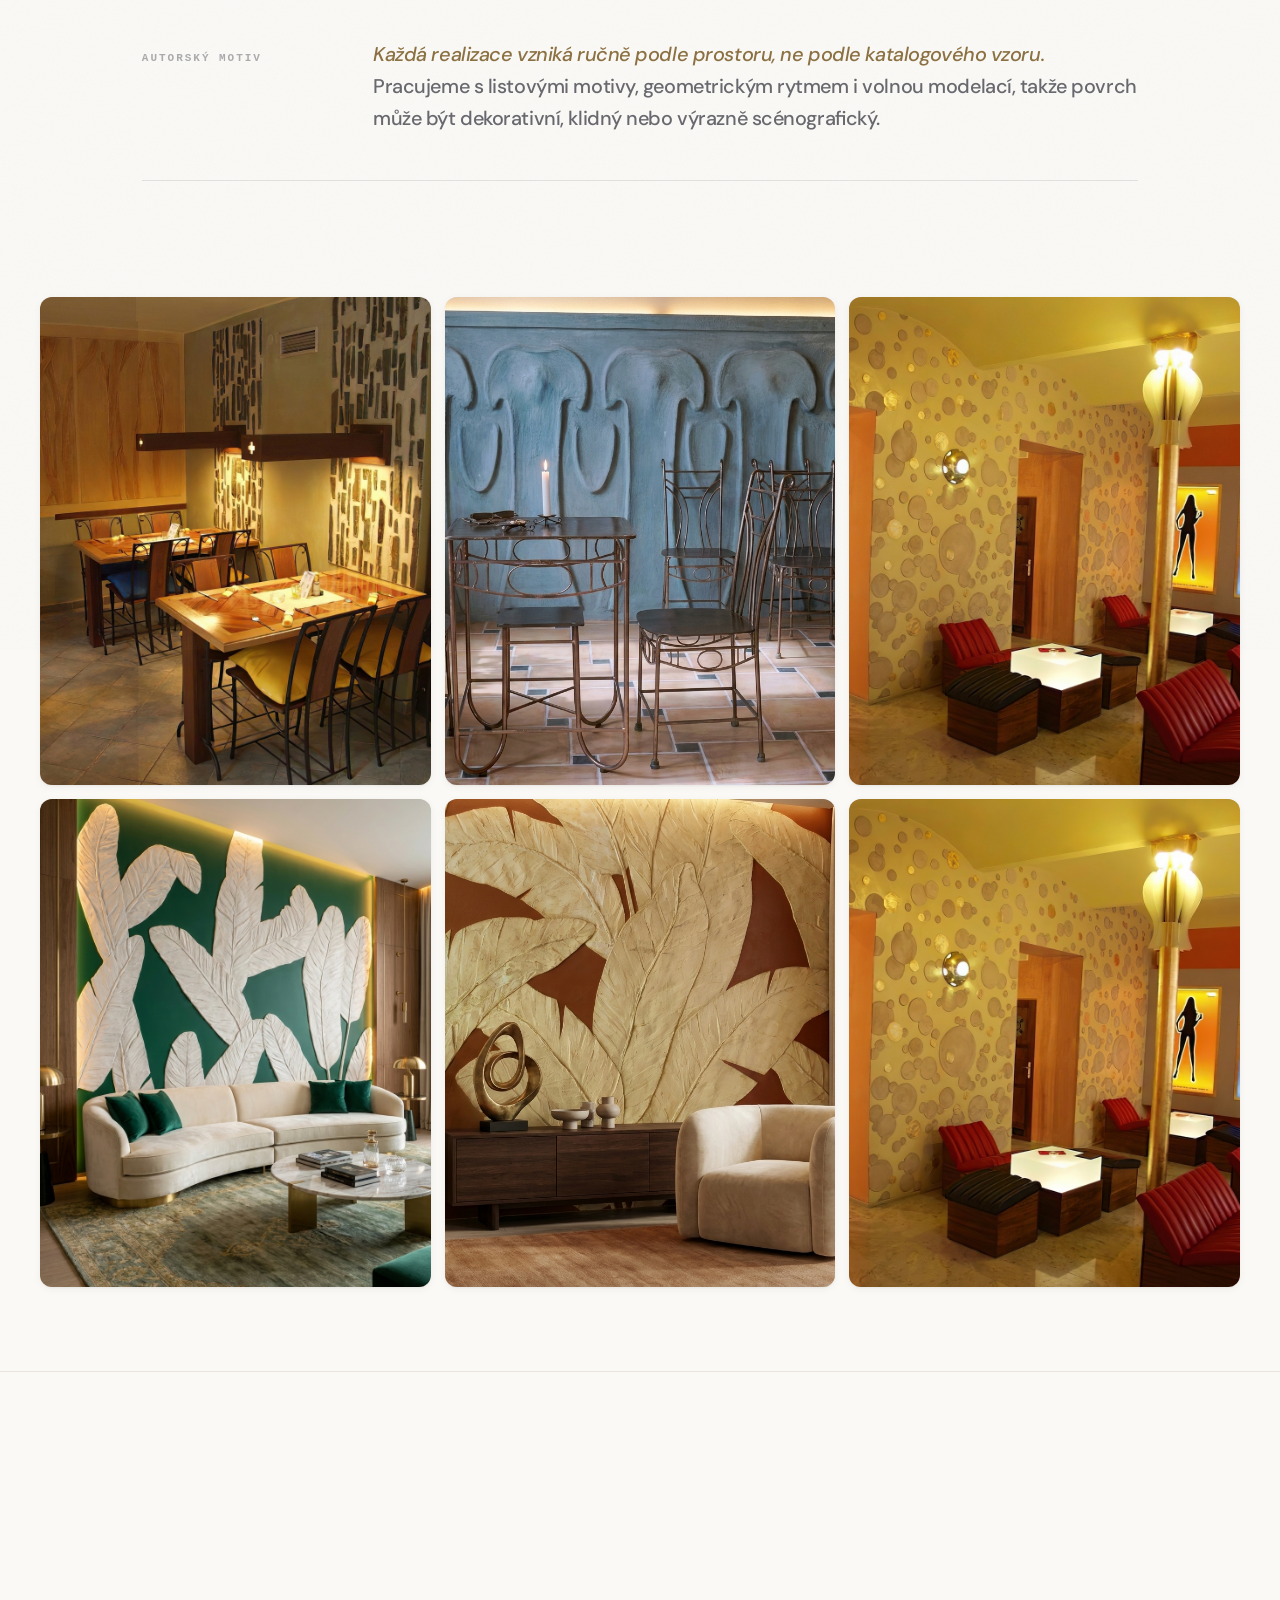
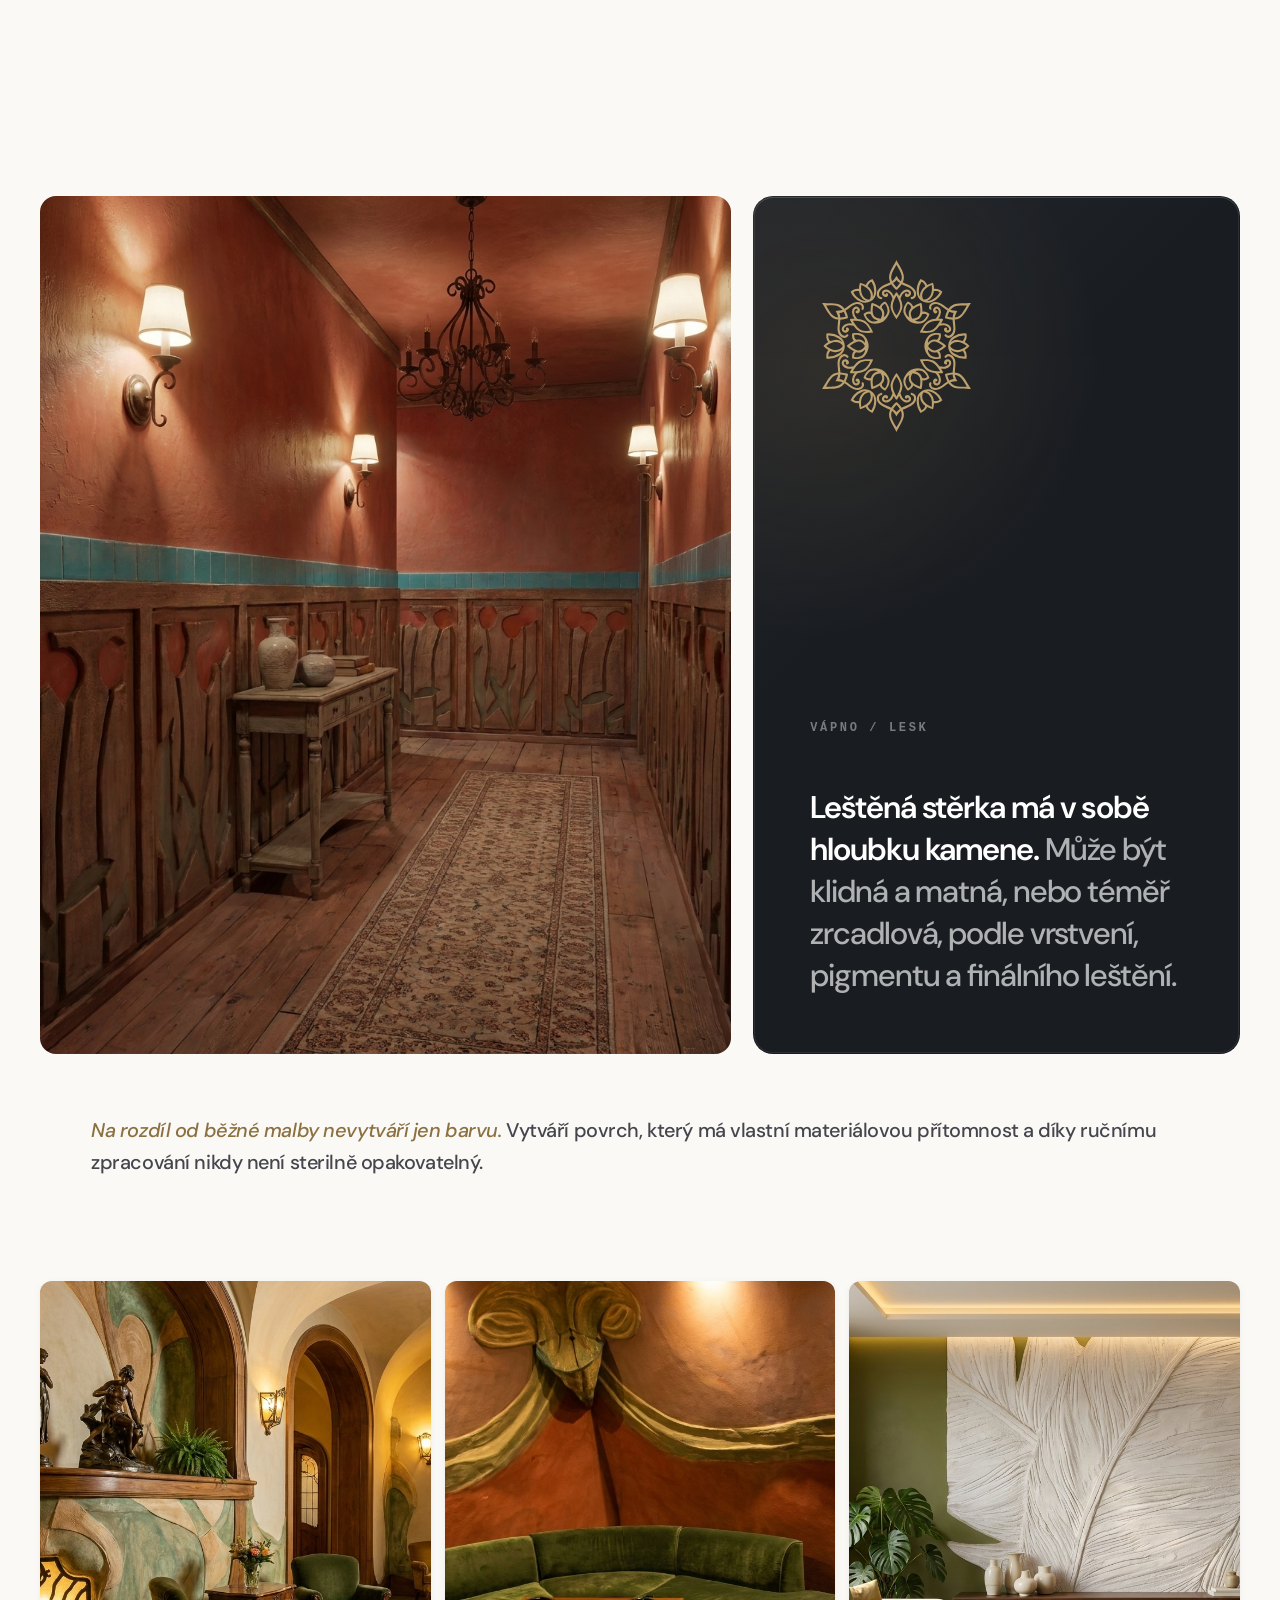
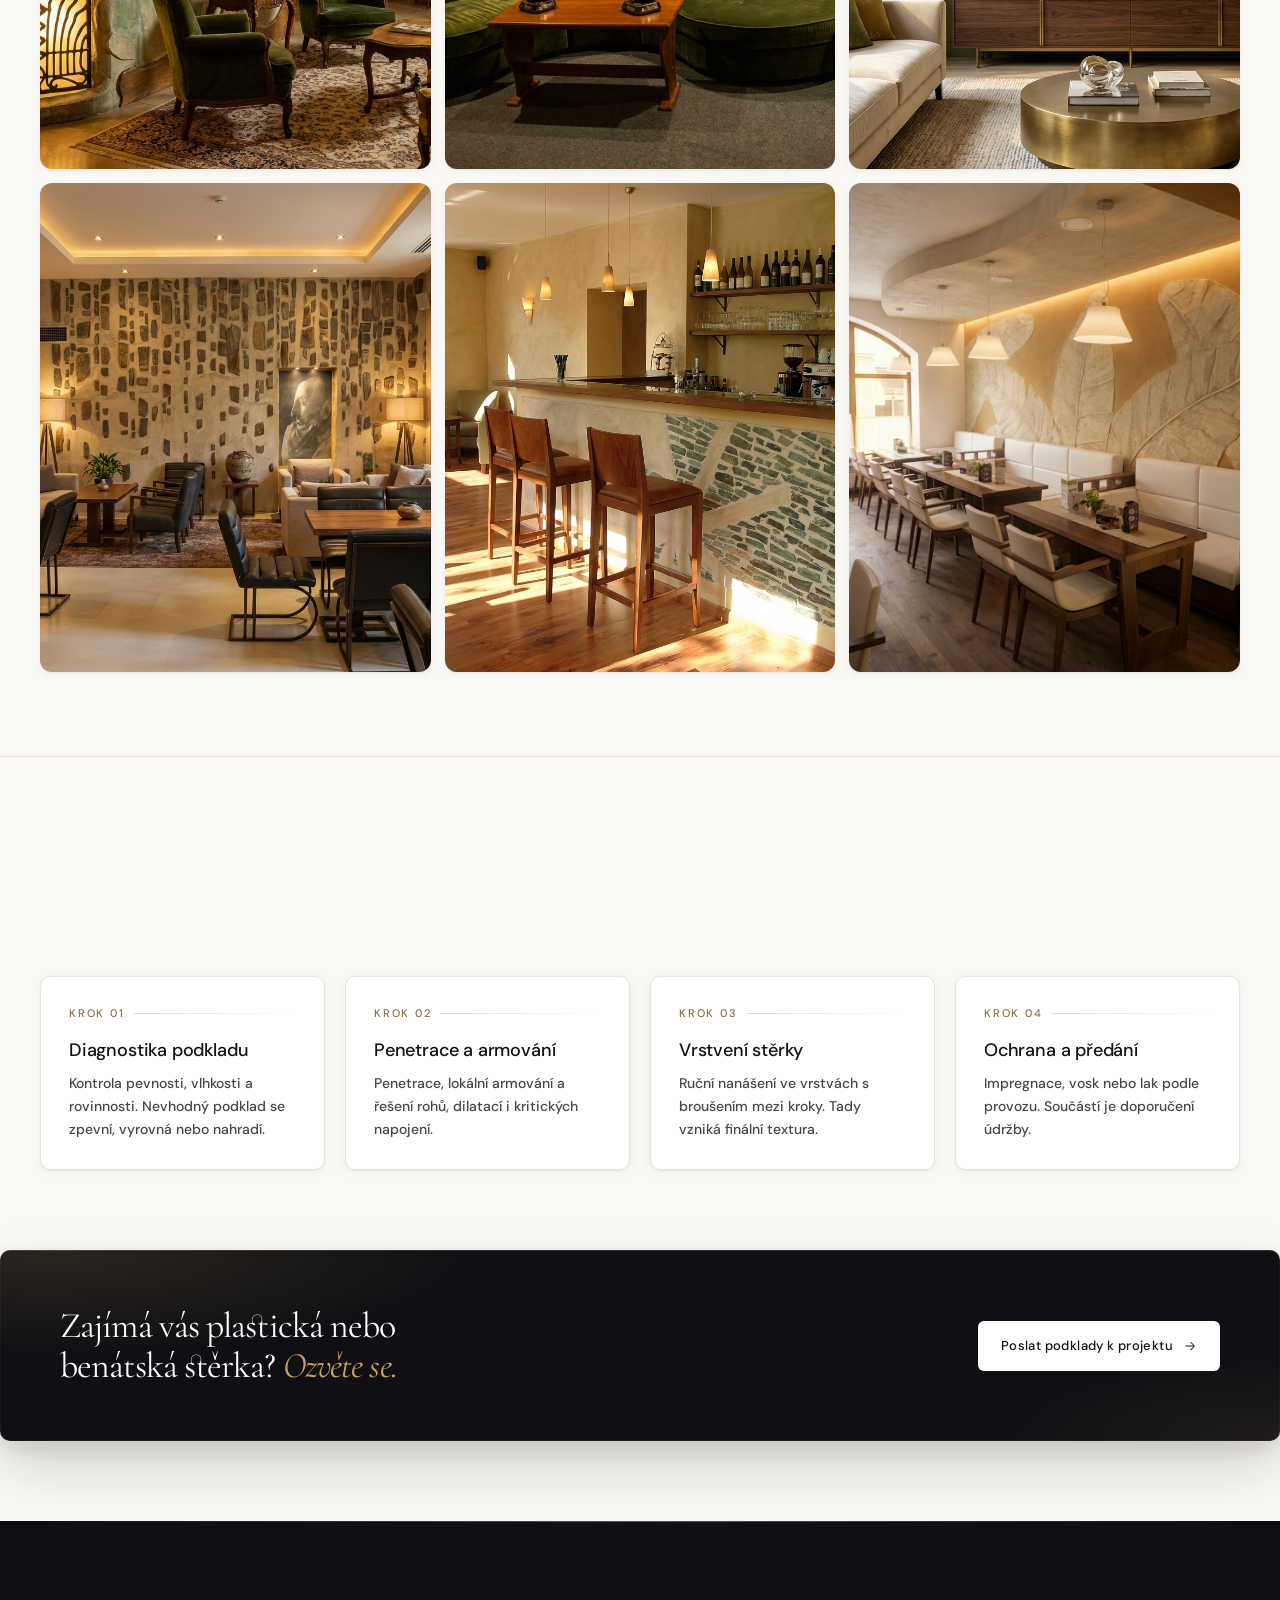
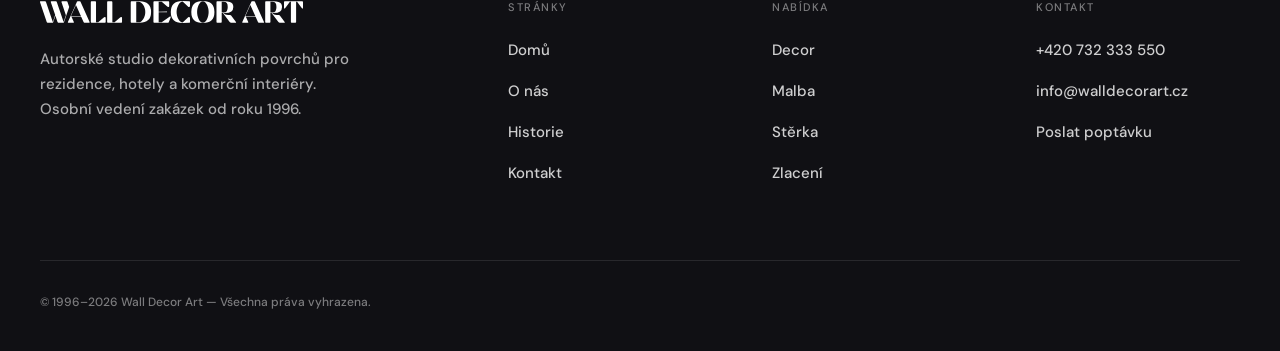
<file: sterka.html>
<!DOCTYPE html>
<html lang="cs">
<head>
  <meta charset="UTF-8" />
  <meta name="viewport" content="width=device-width, initial-scale=1.0" />
  <meta name="description" content="Plastické a benátské stěrky pro reprezentativní interiéry, restaurace, salony i soukromé prostory. Ručně vrstvené a autorsky navržené povrchy s reliéfem, hloubkou a světlem." />
  <title>Plastické a benátské stěrky — Wall Decor Art</title>
  <link rel="preconnect" href="https://fonts.googleapis.com" />
  <link rel="preconnect" href="https://fonts.gstatic.com" crossorigin />
  <link rel="icon" type="image/svg+xml" href="assets/favicon.svg?v=20260706-1" />
  <link rel="stylesheet" href="styles/base.css?v=20260706-1" />
  <link rel="stylesheet" href="styles/sub.css?v=20260706-1" />
  <style>
    /* Nav visible from 768px */
    @media (min-width: 768px) {
      .nav-links { display: flex !important; }
      .menu-toggle { display: none !important; }
    }
  </style>
</head>
<body>

<header class="site-header">
  <div class="container nav">
    <a href="index.html"><img class="logo" src="assets/wall-decor-art-logo-white.svg" alt="Wall Decor Art" /></a>
    <nav class="nav-links">
      <a href="index.html">Domů</a>
      <span class="has-dropdown">
        <a href="#" tabindex="0" class="active">Nabídka</a>
        <div class="dropdown">
          <a href="decor.html">Decor <span class="num">01</span></a>
          <a href="malba.html">Malba <span class="num">02</span></a>
          <a href="sterka.html">Stěrka <span class="num">03</span></a>
          <a href="zlaceni.html">Zlacení <span class="num">04</span></a>
        </div>
      </span>
      <a href="o-nas.html">O nás</a>
      <a href="historie.html">Historie</a>
      <a href="index.html#reference">Reference</a>
    </nav>
    <div class="nav-cta">
      <button class="menu-toggle" aria-label="Menu"><span></span><span></span><span></span></button>
    </div>
  </div>
</header>
<div class="mobile-menu">
    <a href="index.html">Domů</a>
    <div class="sub">
      <a href="decor.html">Nabídka — Decor</a>
      <a href="malba.html">Nabídka — Malba</a>
      <a href="sterka.html">Nabídka — Stěrka</a>
      <a href="zlaceni.html">Nabídka — Zlacení</a>
    </div>
    <a href="o-nas.html">O nás</a>
    <a href="historie.html">Historie</a>
    <a href="index.html#reference">Reference</a>
    <a href="index.html#kontakt">Kontakt</a>
  </div>
<div class="overflow-guard">

<!-- STĚRKA — PLASTICKÁ -->
<section class="decor-original-section container" id="plasticka">
  <div class="decor-original-head reveal">
    <img class="decor-original-symbol" src="uploads/decor-original/symbols/moznosti.svg" alt="" aria-hidden="true" />
    <span class="pill"><span class="dot"></span>01 — Plastická stěrka</span>
    <h2>Plastická stěrka <em>s reliéfem</em>.</h2>
    <p class="decor-original-lead">Ručně modelovaný povrch pro stěny, niky, čela barů i reprezentativní interiéry. Nezůstává u hladké plochy: pracuje s reliéfem, rytmem a světlem, takže ze stěny dělá výrazný architektonický prvek.</p>
  </div>
  <div class="facts-grid reveal reveal-d1">
    <div class="fact-card"><span class="lbl">Vhodné pro</span><span class="val">Akcentní stěny, lobby, restaurace, salony, schodiště i soukromé interiéry</span></div>
    <div class="fact-card"><span class="lbl">Hlavní výhoda</span><span class="val">Reliéf, práce se světlem a možnost navrhnout povrch přímo pro konkrétní prostor</span></div>
    <div class="fact-card"><span class="lbl">Čas realizace</span><span class="val">Podle rozsahu obvykle 4 až 10 pracovních dní včetně modelace a finální úpravy</span></div>
    <div class="fact-card"><span class="lbl">Poznámka</span><span class="val">Výsledný dojem stojí na návrhu motivu, správném měřítku a citlivém nasvícení stěny</span></div>
  </div>

  <div class="decor-editorial decor-identity reveal reveal-d1">
    <div class="decor-feature decor-feature-dark">
      <img class="decor-feature-symbol decor-feature-symbol-floating decor-feature-symbol-left" src="uploads/decor-original/symbols/moznosti.svg" alt="" aria-hidden="true" />
      <span class="decor-feature-label">Reliéf / světlo</span>
      <p><strong>Plastická stěrka dává stěně vlastní hmotu a rytmus.</strong> Může být jemná a taktilní, nebo výrazně sochařská. Ve chvíli, kdy na ni dopadne boční světlo, začíná fungovat skoro jako reliéfní obraz v měřítku celé místnosti.</p>
    </div>
    <div class="decor-image-stack">
      <figure class="decor-feature-image decor-feature-image-large"><img src="uploads/user-uploads/mulen-batch-17836f10929.png" alt="Teple tónovaná plastická stěrka s botanickým reliéfem v lounge" loading="lazy" /></figure>
      <figure class="decor-feature-image"><img src="uploads/user-uploads/mulen-batch-1783611054.png" alt="Art deco bar s plastickou stěrkou a květinovým reliéfem" loading="lazy" /></figure>
      <figure class="decor-feature-image"><img src="uploads/user-uploads/mulen-batch-1783611146.png" alt="Reliéfní panelovaná stěrka v klidovém prostoru" loading="lazy" /></figure>
    </div>
    <div class="decor-statement">
      <span class="decor-statement-label">Autorský motiv</span>
      <p><em>Každá realizace vzniká ručně podle prostoru, ne podle katalogového vzoru.</em> Pracujeme s listovými motivy, geometrickým rytmem i volnou modelací, takže povrch může být dekorativní, klidný nebo výrazně scénografický.</p>
    </div>
  </div>

  <div class="decor-masonry reveal reveal-d1">
    <figure class="decor-photo"><img src="uploads/user-uploads/mulen-batch-1783611027.png" alt="Teplá plastická stěrka v obytném interiéru s ambientním světlem" loading="lazy" /></figure>
    <figure class="decor-photo"><img src="uploads/user-uploads/mulen-batch-1783611194.png" alt="Modře tónovaná plastická stěrka s vertikálním rytmem" loading="lazy" /></figure>
    <figure class="decor-photo"><img src="uploads/user-uploads/mulen-batch-1783611059.png" alt="Autorská liniová stěrka v restauračním interiéru" loading="lazy" /></figure>
    <figure class="decor-photo"><img src="uploads/user-uploads/mulen-batch-178361ff0951.png" alt="Bílý listový reliéf na zelené akcentní stěně" loading="lazy" /></figure>
    <figure class="decor-photo"><img src="uploads/user-uploads/mulen-batch-1783610904.png" alt="Zlatavý listový reliéf v elegantním interiéru" loading="lazy" /></figure>
    <figure class="decor-photo"><img src="uploads/user-uploads/sterka-relief-circle-lounge.png" alt="Plastická stěrka s kruhovým reliéfem v salonu" loading="lazy" /></figure>
  </div>
</section>

<!-- STĚRKA — BENÁTSKÁ -->
<section class="decor-original-section container" id="benatska">
  <div class="decor-original-head reveal">
    <img class="decor-original-symbol" src="uploads/decor-original/symbols/moznosti.svg" alt="" aria-hidden="true" />
    <span class="pill"><span class="dot"></span>02 — Benátská stěrka</span>
    <h2>Marmorino a <em>Stucco Veneziano</em>.</h2>
    <p class="decor-original-lead">Tradiční vápenné techniky, které pracují s hloubkou, leskem a jemnou kresbou ruky. Nejde o plošný nátěr, ale o vrstvený povrch, který mění výraz podle světla a úhlu pohledu.</p>
  </div>

  <div class="decor-editorial reveal reveal-d1">
    <figure class="decor-feature-image decor-feature-image-wide"><img src="uploads/user-uploads/mulen-batch-1783611123.png" alt="Leštěná dekorativní stěrka v teple tónované chodbě" loading="lazy" /></figure>
    <div class="decor-feature decor-feature-dark decor-feature-tall">
      <img class="decor-feature-symbol decor-feature-symbol-floating decor-feature-symbol-left" src="uploads/decor-original/symbols/moznosti.svg" alt="" aria-hidden="true" />
      <span class="decor-feature-label">Vápno / lesk</span>
      <p><strong>Leštěná stěrka má v sobě hloubku kamene.</strong> Může být klidná a matná, nebo téměř zrcadlová, podle vrstvení, pigmentu a finálního leštění.</p>
    </div>
    <p class="decor-textline decor-textline-full"><em>Na rozdíl od běžné malby nevytváří jen barvu.</em> Vytváří povrch, který má vlastní materiálovou přítomnost a díky ručnímu zpracování nikdy není sterilně opakovatelný.</p>
  </div>

  <div class="decor-masonry reveal reveal-d1">
    <figure class="decor-photo"><img src="uploads/user-uploads/mulen-batch-1783611079.png" alt="Malovaná plastická stěrka kolem krbu v historickém salonu" loading="lazy" /></figure>
    <figure class="decor-photo"><img src="uploads/user-uploads/mulen-batch-1783611081.png" alt="Expresivní reliéfní stěrka v intimním lounge" loading="lazy" /></figure>
    <figure class="decor-photo"><img src="uploads/user-uploads/mulen-batch-1783611002.png" alt="Bílý listový reliéf na olivově zelené stěně obývacího pokoje" loading="lazy" /></figure>
    <figure class="decor-photo"><img src="uploads/user-uploads/mulen-batch-1783611145.png" alt="Strukturovaná dekorativní stěrka v hotelovém salonku" loading="lazy" /></figure>
    <figure class="decor-photo"><img src="uploads/user-uploads/mulen-batch-1783611171.png" alt="Světlá barová stěrka s kamennou kresbou v čele baru" loading="lazy" /></figure>
    <figure class="decor-photo"><img src="uploads/user-uploads/mulen-batch-1783610929.png" alt="Reliéfní listový motiv v restauračním interiéru" loading="lazy" /></figure>
  </div>
</section>

<!-- POSTUPY -->
<section class="container gallery-section decor-process-section">
  <div class="gallery-head reveal">
    <div>
      <span class="pill"><span class="dot"></span>Jak pracujeme</span>
      <h2 style="margin-top:14px">Postup <em>realizace</em>.</h2>
    </div>
    <p>Stěrkové povrchy stojí na přesné přípravě podkladu, technologických pauzách a finálním uzavření. Právě v detailech se rozhoduje, jestli bude povrch krásný i po letech.</p>
  </div>
  <div class="process-grid reveal reveal-d1">
    <div class="process-step"><div class="n">Krok 01</div><h4>Diagnostika podkladu</h4><p>Kontrola pevnosti, vlhkosti a rovinnosti. Nevhodný podklad se zpevní, vyrovná nebo nahradí.</p></div>
    <div class="process-step"><div class="n">Krok 02</div><h4>Penetrace a armování</h4><p>Penetrace, lokální armování a řešení rohů, dilatací i kritických napojení.</p></div>
    <div class="process-step"><div class="n">Krok 03</div><h4>Vrstvení stěrky</h4><p>Ruční nanášení ve vrstvách s broušením mezi kroky. Tady vzniká finální textura.</p></div>
    <div class="process-step"><div class="n">Krok 04</div><h4>Ochrana a předání</h4><p>Impregnace, vosk nebo lak podle provozu. Součástí je doporučení údržby.</p></div>
  </div>
</section>

<!-- CTA -->
<section class="container">
  <div class="cta-banner reveal">
    <h3>Zajímá vás plastická nebo benátská stěrka? <em>Ozvěte se.</em></h3>
    <a href="index.html#kontakt" class="btn">Poslat podklady k projektu <span class="arrow"></span></a>
  </div>
</section>

<footer class="site-footer">
  <div class="container">
    <div class="footer-grid">
      <div class="footer-col"><img class="logo" src="assets/wall-decor-art-logo-white.svg" alt="Wall Decor Art" /><p class="footer-blurb">Autorské studio dekorativních povrchů pro rezidence, hotely a komerční interiéry. Osobní vedení zakázek od roku 1996.</p></div>
      <div class="footer-col"><h4>Stránky</h4><ul><li><a href="index.html">Domů</a></li><li><a href="o-nas.html">O nás</a></li><li><a href="historie.html">Historie</a></li><li><a href="index.html#kontakt">Kontakt</a></li></ul></div>
      <div class="footer-col"><h4>Nabídka</h4><ul><li><a href="decor.html">Decor</a></li><li><a href="malba.html">Malba</a></li><li><a href="sterka.html">Stěrka</a></li><li><a href="zlaceni.html">Zlacení</a></li></ul></div>
      <div class="footer-col"><h4>Kontakt</h4><ul><li><a href="tel:+420732333550">+420 732 333 550</a></li><li><a href="mailto:info@walldecorart.cz">info@walldecorart.cz</a></li><li><a href="index.html#kontakt">Poslat poptávku</a></li></ul></div>
    </div>
    <div class="footer-bottom"><div>© 1996–2026 Wall Decor Art — Všechna práva vyhrazena.</div></div>
  </div>
</footer>

<script src="scripts/site.js?v=20260706-1"></script>
</div>
</body>
</html>
</file>
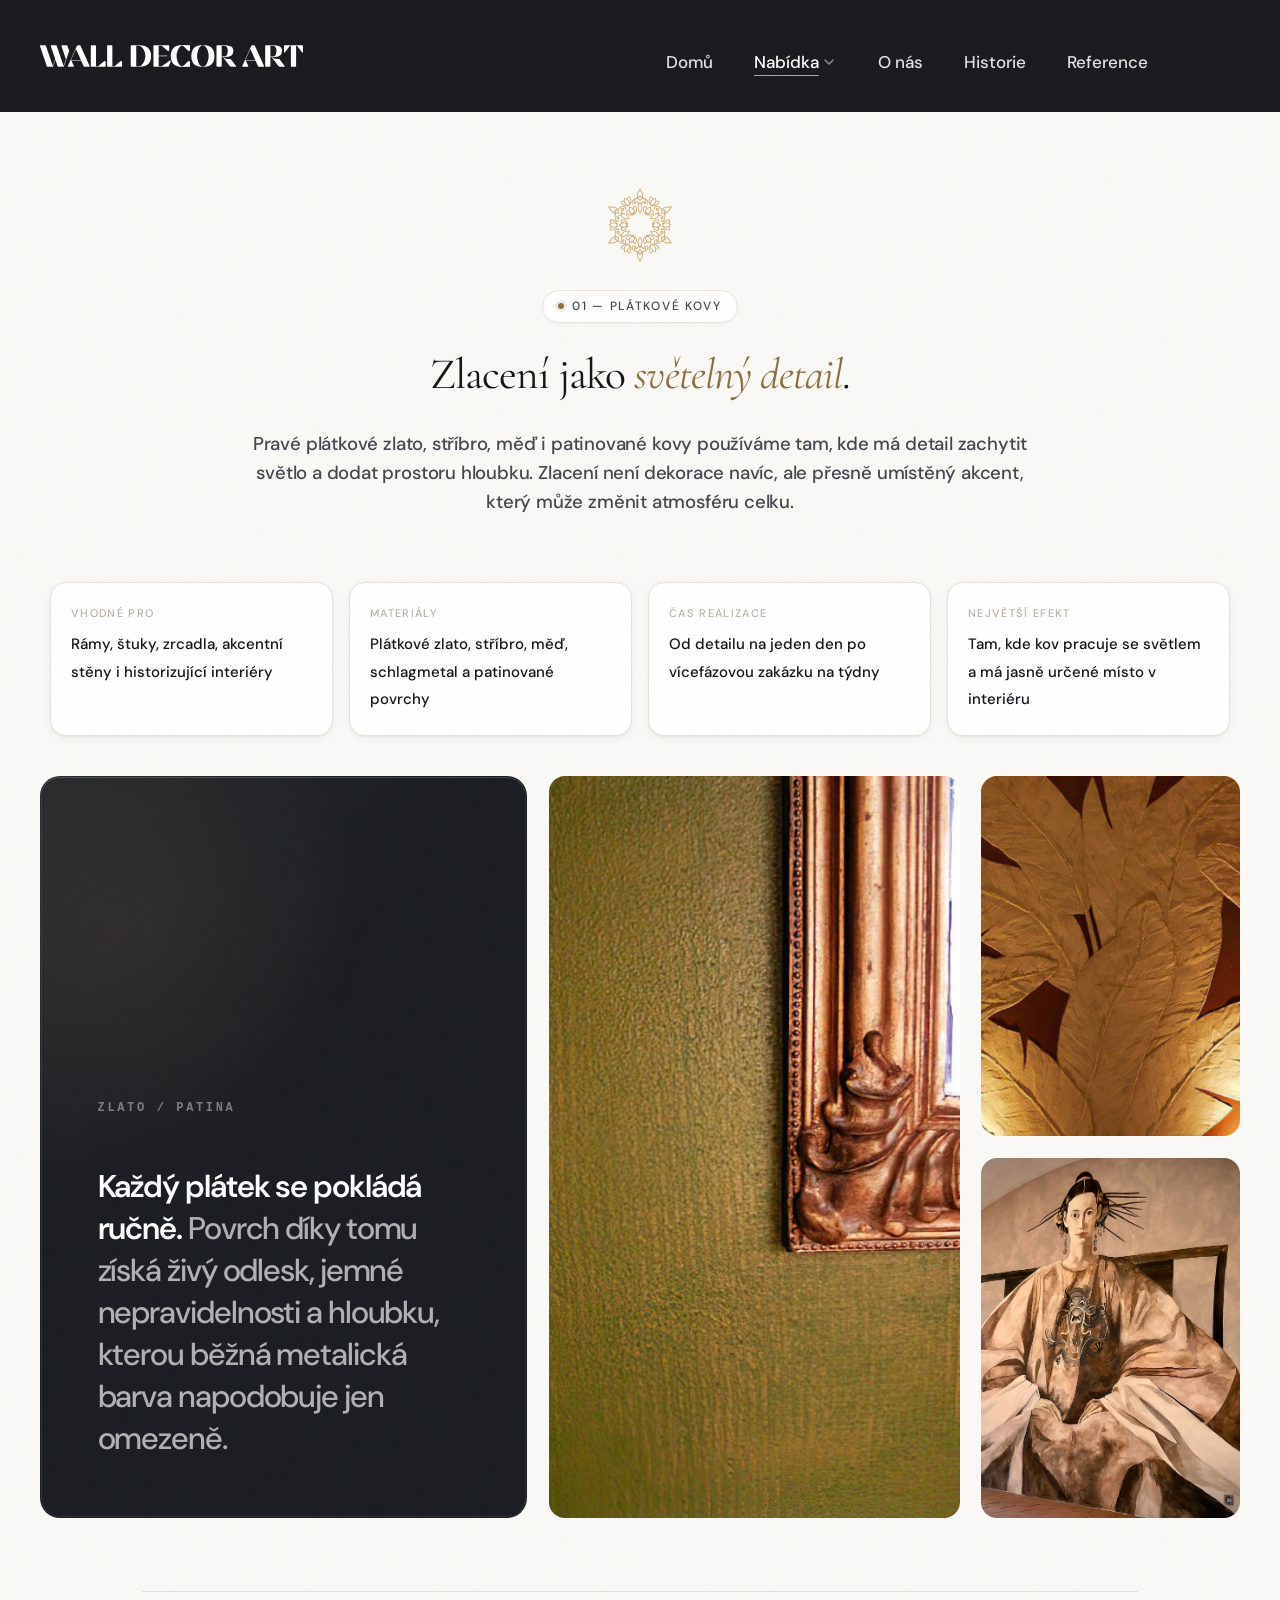
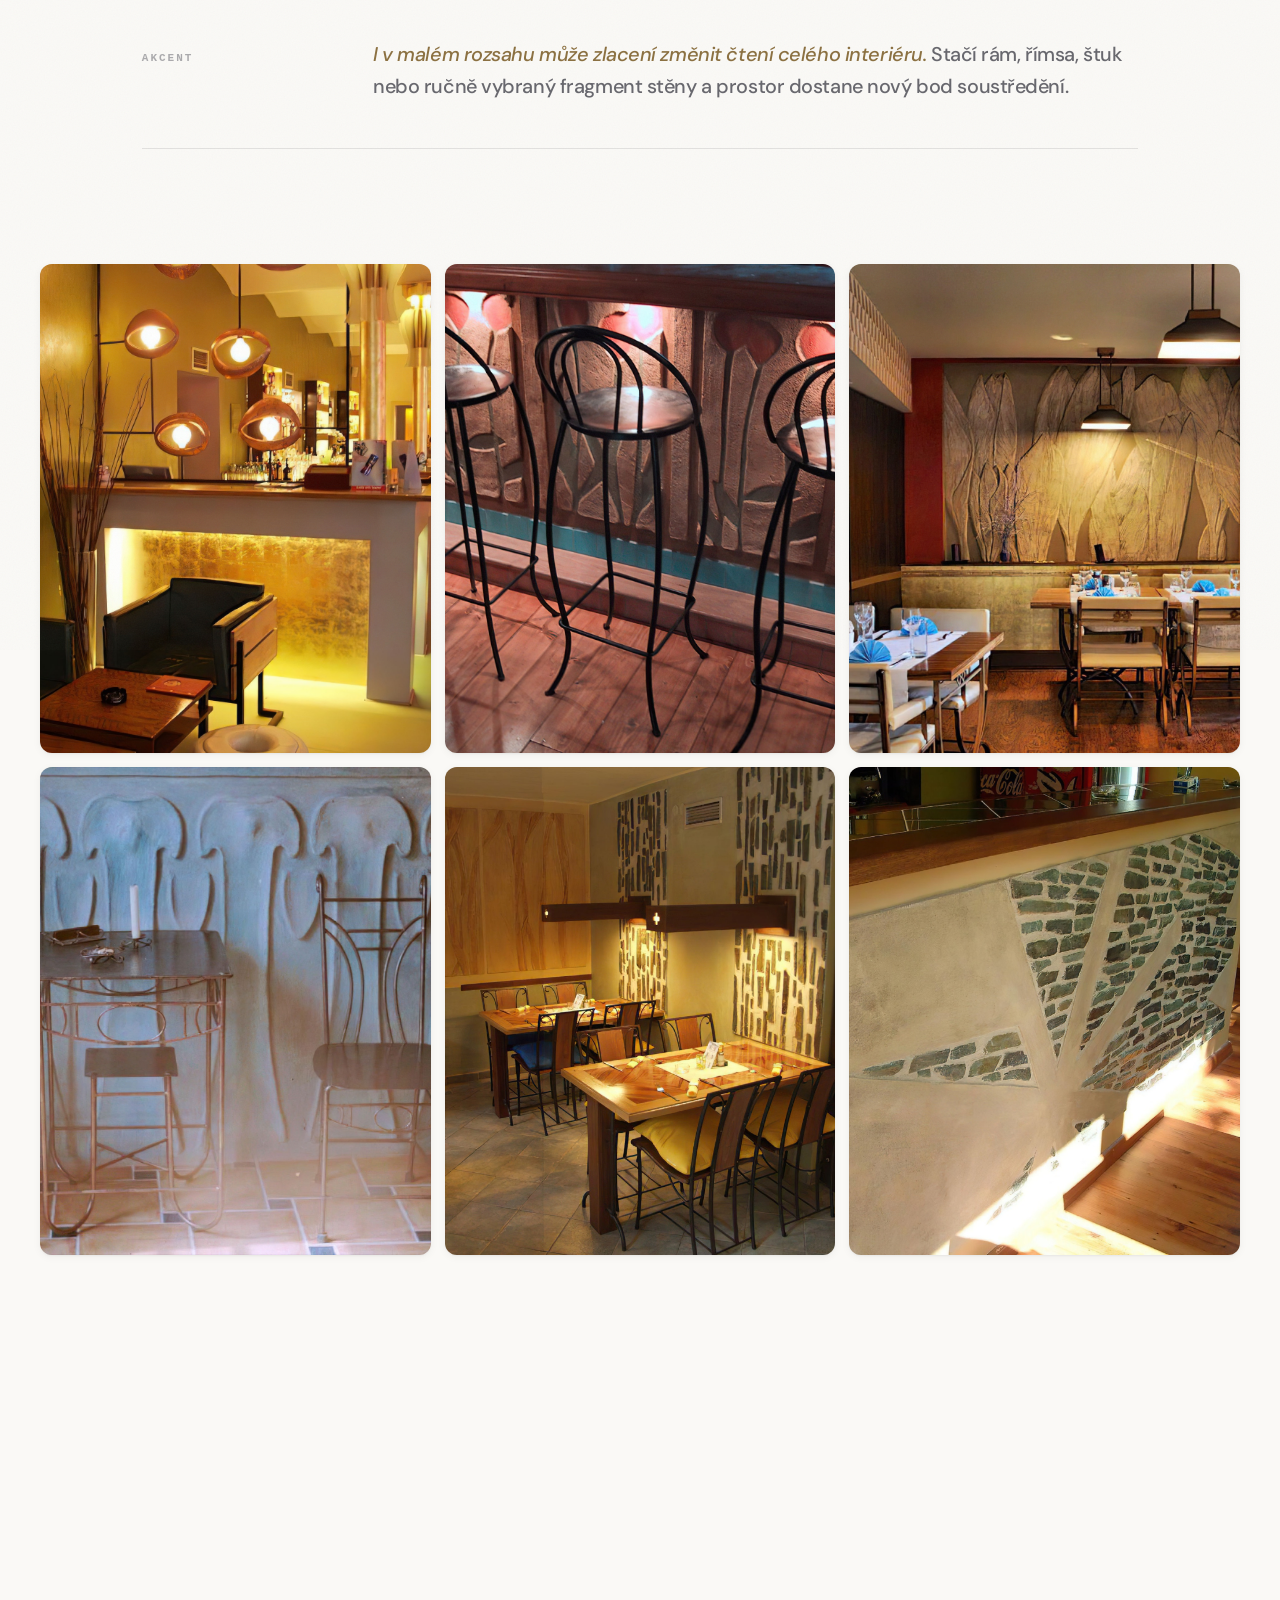
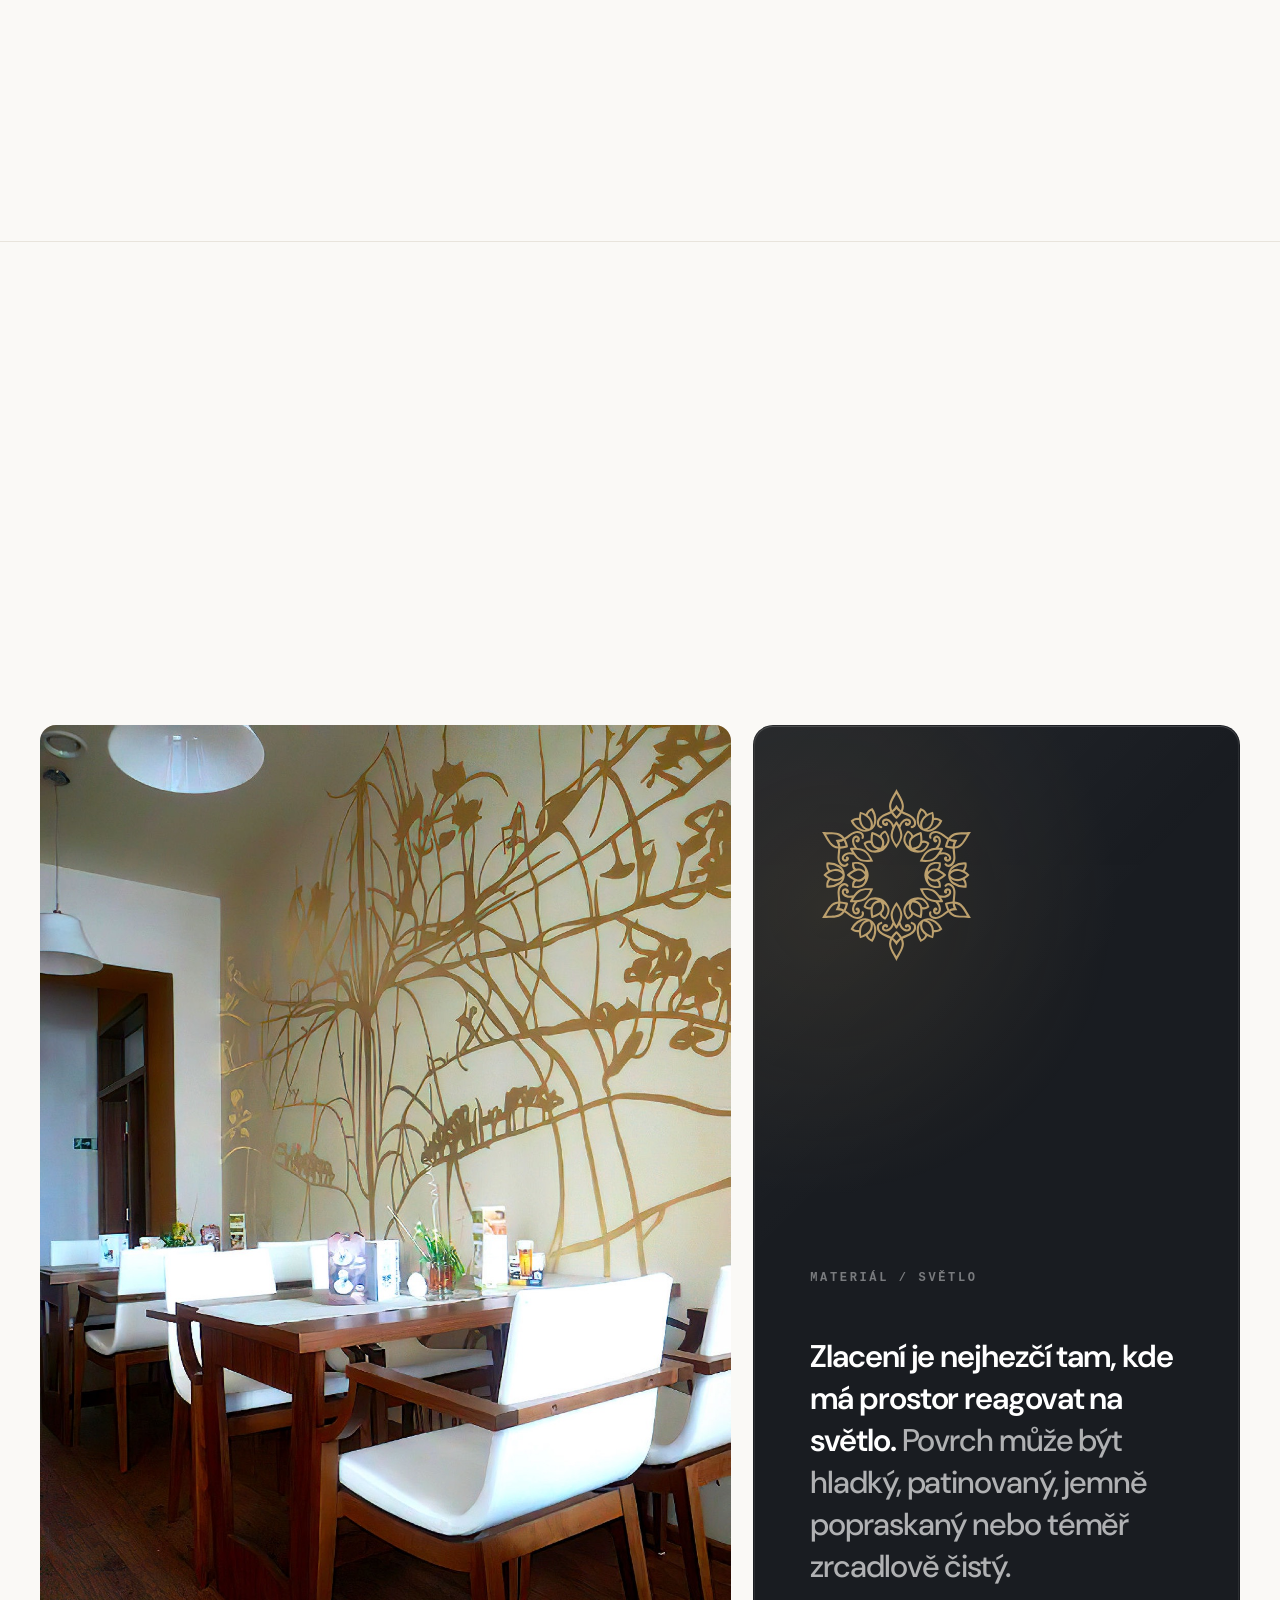
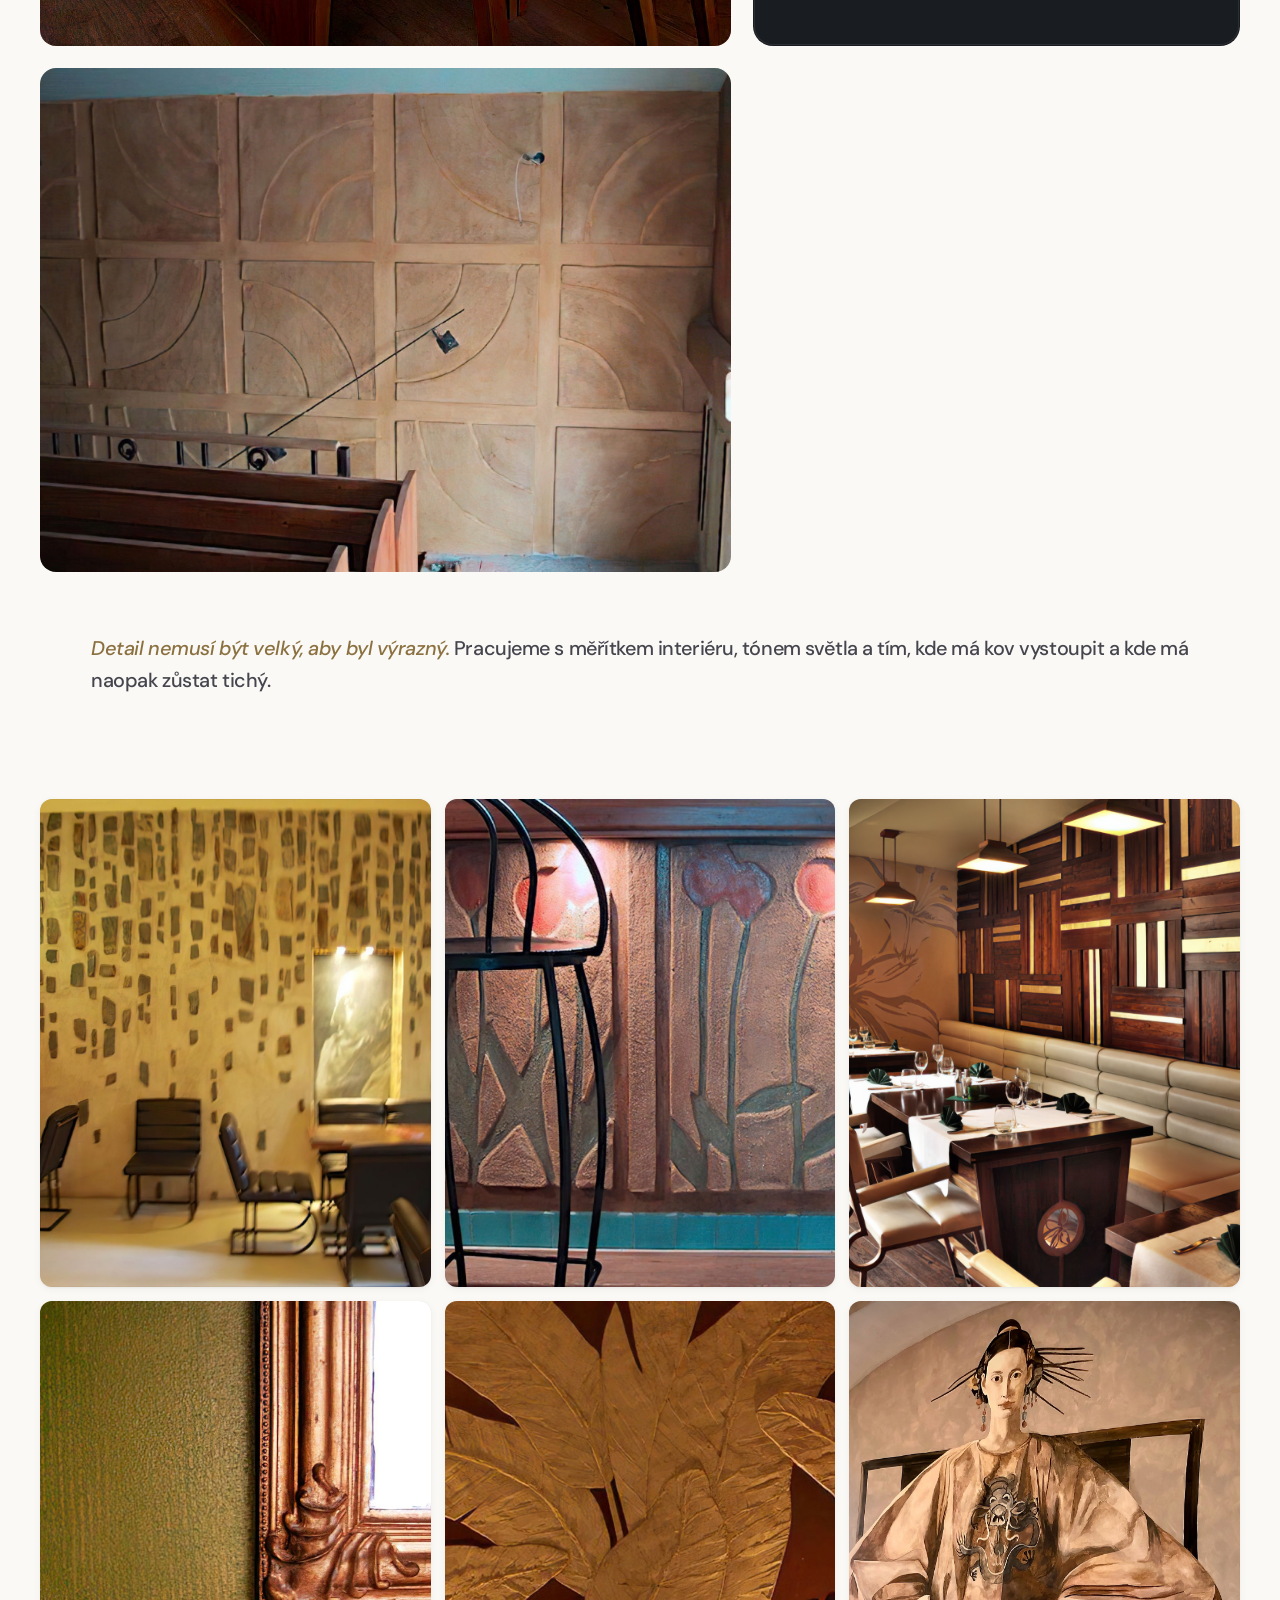
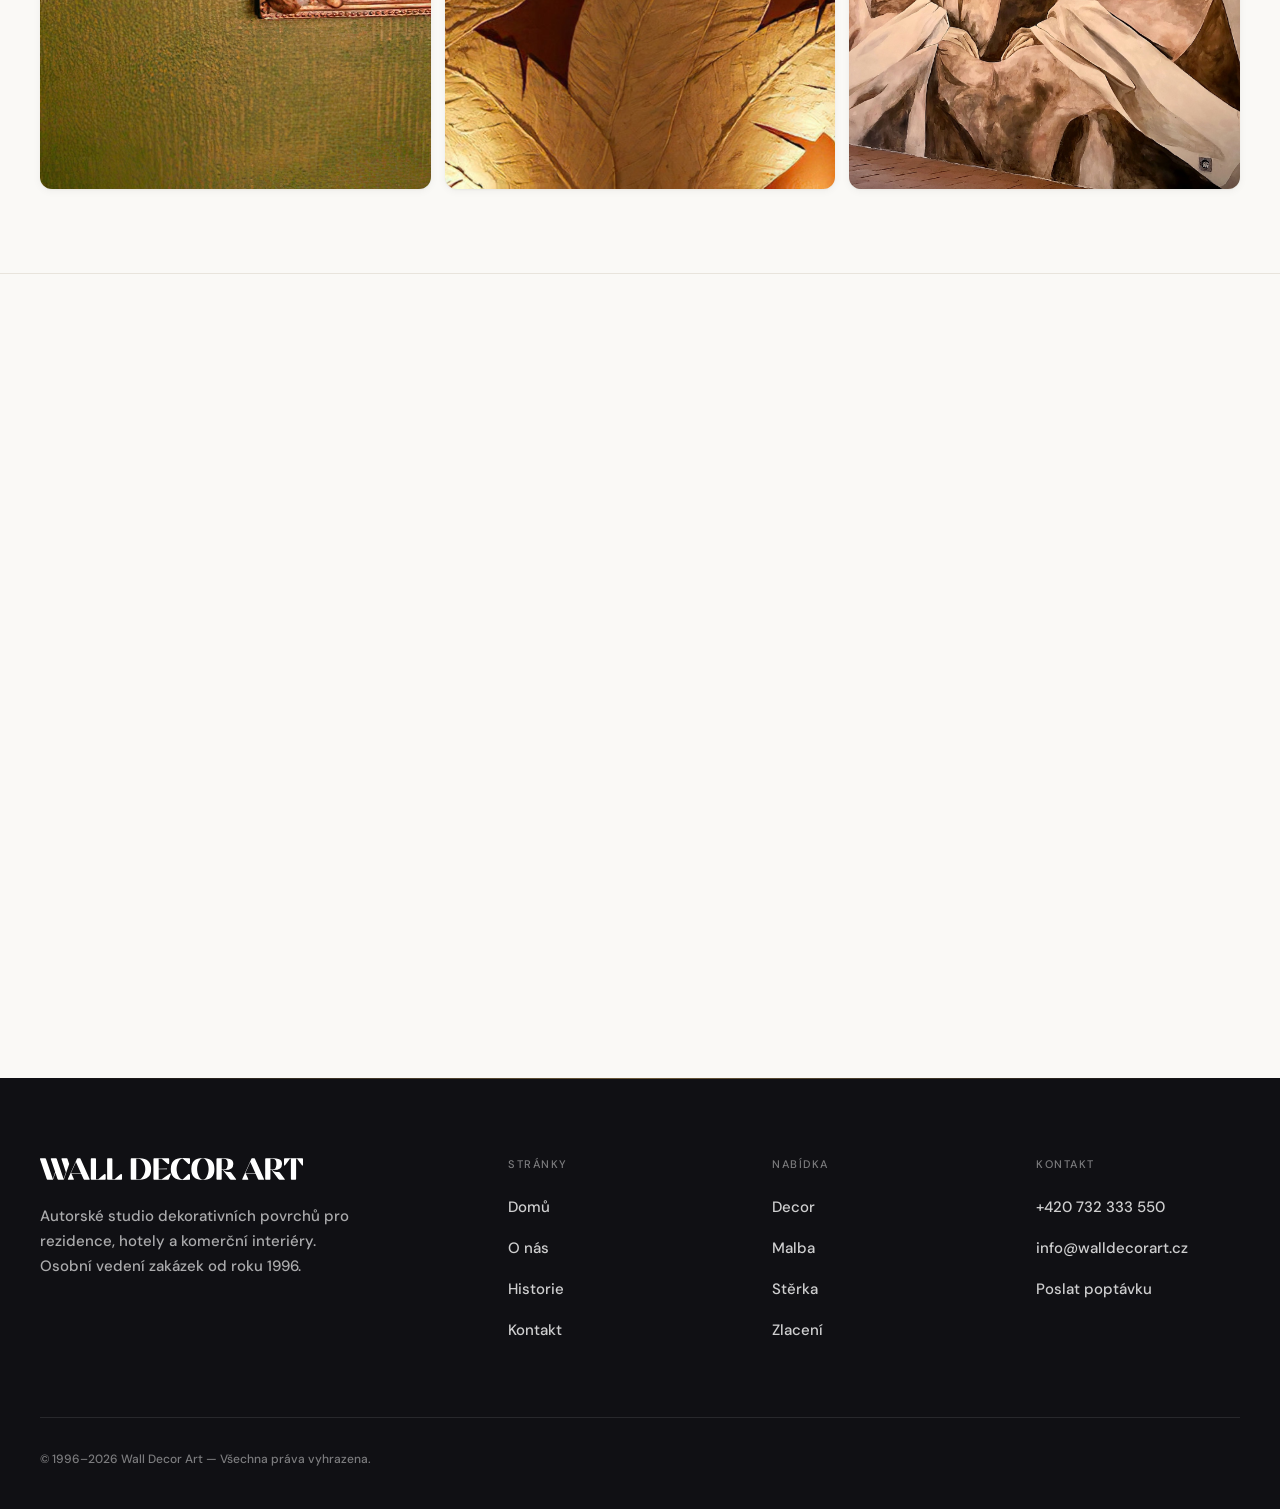
<file: zlaceni.html>
<!DOCTYPE html>
<html lang="cs">
<head>
  <meta charset="UTF-8" />
  <meta name="viewport" content="width=device-width, initial-scale=1.0" />
  <meta name="description" content="Ruční zlacení plátkovým zlatem, stříbrem a mědí. Dekorativní kovové akcenty pro interiéry, štuky, rámy i výrazné detaily." />
  <title>Zlacení a kovové detaily — Wall Decor Art</title>
  <link rel="preconnect" href="https://fonts.googleapis.com" />
  <link rel="preconnect" href="https://fonts.gstatic.com" crossorigin />
  <link rel="icon" type="image/svg+xml" href="assets/favicon.svg?v=20260706-1" />
  <link rel="stylesheet" href="styles/base.css?v=20260706-1" />
  <link rel="stylesheet" href="styles/sub.css?v=20260706-1" />
  <style>
    /* Nav visible from 768px */
    @media (min-width: 768px) {
      .nav-links { display: flex !important; }
      .menu-toggle { display: none !important; }
    }
  </style>
</head>
<body>

<header class="site-header">
  <div class="container nav">
    <a href="index.html"><img class="logo" src="assets/wall-decor-art-logo-white.svg" alt="Wall Decor Art" /></a>
    <nav class="nav-links">
      <a href="index.html">Domů</a>
      <span class="has-dropdown">
        <a href="#" tabindex="0" class="active">Nabídka</a>
        <div class="dropdown">
          <a href="decor.html">Decor <span class="num">01</span></a>
          <a href="malba.html">Malba <span class="num">02</span></a>
          <a href="sterka.html">Stěrka <span class="num">03</span></a>
          <a href="zlaceni.html">Zlacení <span class="num">04</span></a>
        </div>
      </span>
      <a href="o-nas.html">O nás</a>
      <a href="historie.html">Historie</a>
      <a href="index.html#reference">Reference</a>
    </nav>
    <div class="nav-cta">
      <button class="menu-toggle" aria-label="Menu"><span></span><span></span><span></span></button>
    </div>
  </div>
</header>
<div class="mobile-menu">
    <a href="index.html">Domů</a>
    <div class="sub">
      <a href="decor.html">Nabídka — Decor</a>
      <a href="malba.html">Nabídka — Malba</a>
      <a href="sterka.html">Nabídka — Stěrka</a>
      <a href="zlaceni.html">Nabídka — Zlacení</a>
    </div>
    <a href="o-nas.html">O nás</a>
    <a href="historie.html">Historie</a>
    <a href="index.html#reference">Reference</a>
    <a href="index.html#kontakt">Kontakt</a>
  </div>
<div class="overflow-guard">

<!-- ZLACENÍ — DETAIL -->
<section class="decor-original-section container" id="platkove-zlato">
  <div class="decor-original-head reveal">
    <img class="decor-original-symbol" src="uploads/decor-original/symbols/moznosti.svg" alt="" aria-hidden="true" />
    <span class="pill"><span class="dot"></span>01 — Plátkové kovy</span>
    <h2>Zlacení jako <em>světelný detail</em>.</h2>
    <p class="decor-original-lead">Pravé plátkové zlato, stříbro, měď i patinované kovy používáme tam, kde má detail zachytit světlo a dodat prostoru hloubku. Zlacení není dekorace navíc, ale přesně umístěný akcent, který může změnit atmosféru celku.</p>
  </div>
  <div class="facts-grid reveal reveal-d1">
    <div class="fact-card"><span class="lbl">Vhodné pro</span><span class="val">Rámy, štuky, zrcadla, akcentní stěny i historizující interiéry</span></div>
    <div class="fact-card"><span class="lbl">Materiály</span><span class="val">Plátkové zlato, stříbro, měď, schlagmetal a patinované povrchy</span></div>
    <div class="fact-card"><span class="lbl">Čas realizace</span><span class="val">Od detailu na jeden den po vícefázovou zakázku na týdny</span></div>
    <div class="fact-card"><span class="lbl">Největší efekt</span><span class="val">Tam, kde kov pracuje se světlem a má jasně určené místo v interiéru</span></div>
  </div>

  <div class="decor-editorial decor-identity reveal reveal-d1">
    <div class="decor-feature decor-feature-dark">
      <span class="decor-feature-label">Zlato / patina</span>
      <p><strong>Každý plátek se pokládá ručně.</strong> Povrch díky tomu získá živý odlesk, jemné nepravidelnosti a hloubku, kterou běžná metalická barva napodobuje jen omezeně.</p>
    </div>
    <div class="decor-image-stack">
      <figure class="decor-feature-image decor-feature-image-large"><img src="uploads/wda-original/175c219f101a45d5b073c4510bd6f2d7.jpg" alt="Zlacený rám a kovový detail" loading="lazy" /></figure>
      <figure class="decor-feature-image"><img src="uploads/wda-original/6214f249af6a4256a435f1f007ec4924.jpg" alt="Zlacený reliéfní detail" loading="lazy" /></figure>
      <figure class="decor-feature-image"><img src="uploads/wda-original/9e6bdadc24b74969af3b91fa4ca40d3f.jpg" alt="Zlatý dekorativní reliéf" loading="lazy" /></figure>
    </div>
    <div class="decor-statement">
      <span class="decor-statement-label">Akcent</span>
      <p><em>I v malém rozsahu může zlacení změnit čtení celého interiéru.</em> Stačí rám, římsa, štuk nebo ručně vybraný fragment stěny a prostor dostane nový bod soustředění.</p>
    </div>
  </div>

  <div class="decor-masonry reveal reveal-d1">
    <figure class="decor-photo"><img src="uploads/wda-original/097b671aaacd43339fc8058651df94f8.jpg" alt="Interiér se zlatými dekorativními prvky" loading="lazy" /></figure>
    <figure class="decor-photo"><img src="uploads/wda-original/a7f8f86a36a5422797f40a52efbecacd.jpg" alt="Kovový dekorativní povrch" loading="lazy" /></figure>
    <figure class="decor-photo"><img src="uploads/wda-original/c5cf48e08f3b4fd1b54251e554e2834a.jpg" alt="Detail zlatého povrchu" loading="lazy" /></figure>
    <figure class="decor-photo"><img src="uploads/wda-original/30613458630c41fb951cca2de9a79705.jpg" alt="Dekorativní kovový akcent" loading="lazy" /></figure>
    <figure class="decor-photo"><img src="uploads/wda-original/5dfcf832571f4b9a85a52dfc42f62154.jpg" alt="Zlacení a patinování" loading="lazy" /></figure>
    <figure class="decor-photo"><img src="uploads/wda-original/92b03f2f5d8f492281e4f36780f31267.jpg" alt="Ušlechtilý kov v detailu" loading="lazy" /></figure>
    <figure class="decor-photo"><img src="uploads/wda-original/d4b8c71daf2c4dad950bf8e9a6666793.jpg" alt="Ruční dekorativní detail" loading="lazy" /></figure>
  </div>
</section>

<!-- ZLACENÍ — MATERIÁLY -->
<section class="decor-original-section container" id="materialy">
  <div class="decor-original-head reveal">
    <img class="decor-original-symbol" src="uploads/decor-original/symbols/moznosti.svg" alt="" aria-hidden="true" />
    <span class="pill"><span class="dot"></span>02 — Materiály</span>
    <h2>Kov, který <em>má charakter</em>.</h2>
    <p class="decor-original-lead">Volba kovu určuje charakter výsledku: zlato je teplé a slavnostní, stříbro chladnější a současné, měď pracuje s patinou a časem. Tam, kde nedává smysl pokrývat velkou plochu pravým plátkovým kovem, nabízíme i kvalitní schlagmetal jako cenově dostupnější alternativu. Každý materiál vyžaduje jiný podklad, lepidlo i ochranu.</p>
  </div>

  <div class="decor-editorial decor-identity-art reveal reveal-d1">
    <figure class="decor-feature-image decor-feature-image-wide"><img src="uploads/wda-original/b0ec57fe8ba8453dbf8a8f4c131a196c.jpg" alt="Detail kovového dekorativního povrchu" loading="lazy" /></figure>
    <div class="decor-feature decor-feature-dark decor-feature-tall">
      <img class="decor-feature-symbol decor-feature-symbol-floating decor-feature-symbol-left" src="uploads/decor-original/symbols/moznosti.svg" alt="" aria-hidden="true" />
      <span class="decor-feature-label">Materiál / světlo</span>
      <p><strong>Zlacení je nejhezčí tam, kde má prostor reagovat na světlo.</strong> Povrch může být hladký, patinovaný, jemně popraskaný nebo téměř zrcadlově čistý.</p>
    </div>
    <figure class="decor-feature-image decor-feature-image-detail"><img src="uploads/wda-original/cf5fe8d8c7114e769bbe7d00ad2cf62a.jpg" alt="Patinovaný kovový povrch" loading="lazy" /></figure>
    <p class="decor-textline decor-textline-full"><em>Detail nemusí být velký, aby byl výrazný.</em> Pracujeme s měřítkem interiéru, tónem světla a tím, kde má kov vystoupit a kde má naopak zůstat tichý.</p>
  </div>

  <div class="decor-masonry reveal reveal-d1">
    <figure class="decor-photo"><img src="uploads/wda-original/e8a4a74b29d14afea7e52d67abe15875.jpg" alt="Dekorativní kov v interiéru" loading="lazy" /></figure>
    <figure class="decor-photo"><img src="uploads/wda-original/8bdcaad3408b4a079156c60938e16da5.jpg" alt="Zlacený detail" loading="lazy" /></figure>
    <figure class="decor-photo"><img src="uploads/wda-original/91a7411871224d47bd19ebd2595d1144.png" alt="Kovový akcent v dekoru" loading="lazy" /></figure>
    <figure class="decor-photo"><img src="uploads/wda-original/175c219f101a45d5b073c4510bd6f2d7.jpg" alt="Ruční zlacení" loading="lazy" /></figure>
    <figure class="decor-photo"><img src="uploads/wda-original/6214f249af6a4256a435f1f007ec4924.jpg" alt="Zlacený reliéf" loading="lazy" /></figure>
    <figure class="decor-photo"><img src="uploads/wda-original/9e6bdadc24b74969af3b91fa4ca40d3f.jpg" alt="Zlatý detail v prostoru" loading="lazy" /></figure>
  </div>
</section>

<!-- POSTUPY -->
<section class="container gallery-section decor-process-section">
  <div class="gallery-head reveal">
    <div>
      <span class="pill"><span class="dot"></span>Jak pracujeme</span>
      <h2 style="margin-top:14px">Postup <em>zlacení</em>.</h2>
    </div>
    <p>Zlacení je pomalá práce v malých krocích. Dobrý výsledek vzniká přípravou podkladu, čistým kladením plátků a citlivým uzavřením povrchu.</p>
  </div>
  <div class="process-grid reveal reveal-d1">
    <div class="process-step"><div class="n">Krok 01</div><h4>Volba kovu</h4><p>Vybereme zlato, stříbro, měď nebo schlagmetal podle světla, provozu a požadované patiny.</p></div>
    <div class="process-step"><div class="n">Krok 02</div><h4>Příprava podkladu</h4><p>Podklad musí být pevný, hladký a přesně napenetrovaný. U detailů řešíme i hrany a napojení.</p></div>
    <div class="process-step"><div class="n">Krok 03</div><h4>Kladení plátků</h4><p>Plátky se ručně pokládají, překrývají a jemně uhlazují tak, aby povrch získal souvislý odlesk.</p></div>
    <div class="process-step"><div class="n">Krok 04</div><h4>Patina a ochrana</h4><p>Podle záměru povrch patinujeme, leštíme nebo chráníme lakem či voskem.</p></div>
  </div>
</section>

<!-- CTA -->
<section class="container">
  <div class="cta-banner reveal">
    <h3>Chcete kovový detail, který <em>změní atmosféru prostoru?</em></h3>
    <a href="index.html#kontakt" class="btn">Poslat podklady k projektu <span class="arrow"></span></a>
  </div>
</section>

<footer class="site-footer">
  <div class="container">
    <div class="footer-grid">
      <div class="footer-col"><img class="logo" src="assets/wall-decor-art-logo-white.svg" alt="Wall Decor Art" /><p class="footer-blurb">Autorské studio dekorativních povrchů pro rezidence, hotely a komerční interiéry. Osobní vedení zakázek od roku 1996.</p></div>
      <div class="footer-col"><h4>Stránky</h4><ul><li><a href="index.html">Domů</a></li><li><a href="o-nas.html">O nás</a></li><li><a href="historie.html">Historie</a></li><li><a href="index.html#kontakt">Kontakt</a></li></ul></div>
      <div class="footer-col"><h4>Nabídka</h4><ul><li><a href="decor.html">Decor</a></li><li><a href="malba.html">Malba</a></li><li><a href="sterka.html">Stěrka</a></li><li><a href="zlaceni.html">Zlacení</a></li></ul></div>
      <div class="footer-col"><h4>Kontakt</h4><ul><li><a href="tel:+420732333550">+420 732 333 550</a></li><li><a href="mailto:info@walldecorart.cz">info@walldecorart.cz</a></li><li><a href="index.html#kontakt">Poslat poptávku</a></li></ul></div>
    </div>
    <div class="footer-bottom"><div>© 1996–2026 Wall Decor Art — Všechna práva vyhrazena.</div></div>
  </div>
</footer>

<script src="scripts/site.js?v=20260706-1"></script>
</div>
</body>
</html>
</file>
<file: styles/base.css>
/* ===== Wall Decor Art — Base Design System ===== */
@import url('https://fonts.googleapis.com/css2?family=Cormorant+Garamond:ital,wght@0,400;0,500;0,600;1,400;1,500;1,600&family=DM+Sans:wght@400;500;600&display=swap');

:root {
  --c-bg:       #FAF9F6;
  --c-surface:  #FFFFFF;
  --c-charcoal: #101014;
  --c-black:    #000000;
  --c-text:     #131317;
  --c-text-2:   #45454E;
  --c-muted:    #B9B4A8;
  --c-border:   #E8E4DC;
  --c-accent:   #8B7040;
  --c-accent-2: #B69660;
  --c-warm:     #8B7040;
  --c-gold:     #C6A15B;
  --c-gold-2:   #E8CF9E;

  --shadow-1: 0 1px 2px rgba(24,20,12,0.04), 0 2px 8px rgba(24,20,12,0.05);
  --shadow-2: 0 2px 4px rgba(24,20,12,0.05), 0 8px 22px rgba(24,20,12,0.08);
  --shadow-3: 0 4px 10px rgba(24,20,12,0.07), 0 16px 38px rgba(24,20,12,0.11);
  --shadow-4: 0 8px 20px rgba(24,20,12,0.10), 0 28px 64px rgba(24,20,12,0.16);

  --ease-out:    cubic-bezier(.16, 1, .3, 1);
  --ease-smooth: cubic-bezier(.32, .72, 0, 1);
  --ease-soft:   cubic-bezier(.22, 1, .36, 1);

  --r-btn:  6px;
  --r-card: 10px;
  --max:    1400px;
  --pad:    40px;
  --pad-v:  100px;

  --font-display: 'Cormorant Garamond', Georgia, 'Times New Roman', serif;
  --font:    'DM Sans', -apple-system, BlinkMacSystemFont, 'Segoe UI', sans-serif;
  --font-ui: 'DM Sans', system-ui, -apple-system, sans-serif;
}

*, *::before, *::after { box-sizing: border-box; margin: 0; padding: 0; }
html { scroll-behavior: smooth; }
body {
  font-family: var(--font);
  font-size: 18px;
  font-weight: 500;
  line-height: 1.55;
  color: var(--c-text);
  background: var(--c-bg);
  -webkit-font-smoothing: antialiased;
  -moz-osx-font-smoothing: grayscale;
  text-rendering: optimizeLegibility;
  font-kerning: normal;
  font-optical-sizing: auto;
  font-feature-settings: "kern" 1, "liga" 1;
}
.overflow-guard { overflow-x: hidden; }
img { max-width: 100%; display: block; }
a  { color: inherit; text-decoration: none; }
button { font-family: inherit; cursor: pointer; border: none; background: none; }
::selection { background: var(--c-warm); color: #fff; }
:focus-visible { outline: 2px solid var(--c-accent-2); outline-offset: 3px; border-radius: 2px; }

/* ── Refined scrollbar ── */
@media (pointer: fine) {
  ::-webkit-scrollbar { width: 11px; }
  ::-webkit-scrollbar-track { background: var(--c-bg); }
  ::-webkit-scrollbar-thumb {
    background: #C9C3B6;
    border-radius: 8px;
    border: 3px solid var(--c-bg);
  }
  ::-webkit-scrollbar-thumb:hover { background: var(--c-warm); }
}

/* ── Scroll progress hairline ── */
.scroll-progress {
  position: fixed;
  top: 0; left: 0;
  width: 100%;
  height: 2px;
  z-index: 10001;
  background: linear-gradient(90deg, var(--c-warm), var(--c-gold) 60%, var(--c-gold-2));
  transform-origin: 0 50%;
  transform: scaleX(0);
  pointer-events: none;
}
.sr-only {
  position: absolute;
  width: 1px;
  height: 1px;
  padding: 0;
  margin: -1px;
  overflow: hidden;
  clip: rect(0, 0, 0, 0);
  white-space: nowrap;
  border: 0;
}

/* ── Layout ── */
.container {
  max-width: var(--max);
  margin: 0 auto;
  padding-left: var(--pad);
  padding-right: var(--pad);
}
.section { padding-top: var(--pad-v); padding-bottom: var(--pad-v); }

@media (max-width: 1023px) { :root { --pad: 32px; --pad-v: 60px; } }
@media (max-width: 767px)  { :root { --pad: 20px; --pad-v: 48px; } body { font-size: 16px; } }

/* ── Typography ── */
h1, h2, h3 {
  font-family: var(--font-display); font-weight: 400;
  letter-spacing: -0.025em; line-height: 1.1;
  text-wrap: balance;
  font-feature-settings: "kern" 1, "liga" 1, "dlig" 1;
}
h4, h5     { font-family: var(--font); font-weight: 600; letter-spacing: -0.01em; line-height: 1.2; }
.display { font-size: clamp(44px, 5.8vw, 72px); font-family: var(--font-display); font-weight: 400; }
.h-xl    { font-size: clamp(38px, 4.4vw, 58px); font-family: var(--font-display); font-weight: 400; }
.h-l     { font-size: clamp(28px, 3vw, 40px);   font-family: var(--font-display); font-weight: 400; }
.h-m     { font-size: 20px; font-family: var(--font); font-weight: 600; letter-spacing: -0.01em; }
.h-s     { font-size: 15px; font-family: var(--font); font-weight: 500; }
.body    { font-size: 17px; line-height: 1.65; color: var(--c-text-2); font-weight: 400; text-wrap: pretty; }
em       { font-style: italic; }

/* ── Pill label ── */
.pill {
  display: inline-flex; align-items: center; gap: 8px;
  font-family: var(--font-ui); font-size: 12px; font-weight: 500;
  text-transform: uppercase; letter-spacing: 0.14em;
  background: rgba(255,255,255,.85); border: 1px solid var(--c-border);
  border-radius: 999px; padding: 6px 15px;
  color: var(--c-text-2);
  box-shadow: 0 1px 2px rgba(24,20,12,.04);
}
.pill .dot {
  width: 6px; height: 6px; border-radius: 999px;
  background: var(--c-warm); flex-shrink: 0;
  box-shadow: 0 0 0 3px rgba(139,112,64,.12);
}
.pill.dark { background: rgba(255,255,255,0.08); border-color: rgba(255,255,255,0.18); color: rgba(255,255,255,0.78); backdrop-filter: blur(8px); -webkit-backdrop-filter: blur(8px); }
.pill.dark .dot { background: var(--c-gold); box-shadow: 0 0 0 3px rgba(198,161,91,.18), 0 0 12px rgba(198,161,91,.55); }

/* ── Buttons ── */
.btn {
  display: inline-flex; align-items: center; gap: 10px;
  font-family: var(--font-ui); font-size: 13px; font-weight: 500;
  letter-spacing: 0.03em; padding: 14px 22px;
  border-radius: var(--r-btn); min-height: 48px;
  border: 1px solid transparent;
  position: relative; overflow: hidden;
  transition: transform .25s ease, background-position .42s cubic-bezier(.16,1,.3,1), color .35s ease, border-color .35s ease, box-shadow .25s ease;
  cursor: pointer;
}
.btn-primary { background: var(--c-charcoal); color: #fff; border-color: var(--c-charcoal); box-shadow: 0 1px 2px rgba(16,16,20,.2); }
.btn-primary:hover { background: #000; border-color: #000; transform: translateY(-1px); box-shadow: 0 10px 26px rgba(16,16,20,.22); }
.btn-secondary {
  background: linear-gradient(to right, var(--c-charcoal) 50%, #fff 50%);
  background-size: 202% 100%;
  background-position: right center;
  color: var(--c-text);
  border-color: var(--c-border);
}
.btn-secondary:hover {
  background-position: left center;
  color: #fff;
  border-color: var(--c-charcoal);
}
.btn-ghost { background: transparent; color: var(--c-text); padding: 10px 12px; min-height: 0; border: none; overflow: visible; }
.btn-ghost:hover { color: var(--c-accent); }
.btn .arrow { width: 14px; height: 14px; display: inline-block; flex-shrink: 0;
  background: currentColor;
  -webkit-mask: url("data:image/svg+xml;utf8,<svg xmlns='http://www.w3.org/2000/svg' viewBox='0 0 24 24'><path d='M13.5 4.5l-1.06 1.06L17.88 11H4v2h13.88l-5.44 5.44 1.06 1.06L20.5 12z'/></svg>") center/contain no-repeat;
  mask: url("data:image/svg+xml;utf8,<svg xmlns='http://www.w3.org/2000/svg' viewBox='0 0 24 24'><path d='M13.5 4.5l-1.06 1.06L17.88 11H4v2h13.88l-5.44 5.44 1.06 1.06L20.5 12z'/></svg>") center/contain no-repeat; }
.btn-link {
  display: inline-flex; align-items: center; gap: 8px;
  font-family: var(--font-ui); font-size: 12px; font-weight: 500;
  text-transform: uppercase; letter-spacing: 0.12em;
  color: var(--c-text); border-bottom: 1px solid currentColor;
  padding-bottom: 4px;
  transition: gap .25s ease, color .25s ease;
}
.btn-link:hover { gap: 14px; color: var(--c-accent); }

/* ── Card ── */
.card {
  background: var(--c-surface); border: 1px solid var(--c-border);
  border-radius: var(--r-card); padding: 40px;
  box-shadow: var(--shadow-1);
  transition: box-shadow .3s ease, border-color .3s ease, transform .3s ease;
}
.card:hover { box-shadow: var(--shadow-2); border-color: var(--c-muted); transform: translateY(-2px); }

/* ── Placeholder image ── */
.ph {
  width: 100%; height: 100%;
  display: flex; align-items: center; justify-content: center;
  font-family: var(--font-ui); font-size: 11px; letter-spacing: 0.12em;
  text-transform: uppercase; color: rgba(0,0,0,0.45);
  background: linear-gradient(135deg, var(--ph-a,#c9bfa8), var(--ph-b,#a89b80));
  position: relative;
}
.ph::after {
  content: ''; position: absolute; inset: 0;
  background:
    radial-gradient(ellipse at 30% 20%, rgba(255,255,255,0.25), transparent 50%),
    radial-gradient(ellipse at 70% 80%, rgba(0,0,0,0.15), transparent 60%);
}
.ph span { position: relative; z-index: 1; padding: 5px 12px; background: rgba(255,255,255,0.7); border-radius: 999px; }
.ph.photo { display: block; }
.ph.photo img {
  width: 100%; height: 100%;
  object-fit: cover; display: block;
}
.ph.photo::after {
  background:
    linear-gradient(180deg, rgba(0,0,0,0.02), rgba(0,0,0,0.10)),
    radial-gradient(ellipse at 30% 20%, rgba(255,255,255,0.18), transparent 48%);
  pointer-events: none;
}

.ph.photo img,
.decor-photo img,
.decor-story-photo img,
.decor-feature-image img,
.g-tile img,
.hl-img img,
.proj-img img,
.marquee-tile img,
.hero-img img,
.team-photo img,
.tl-img img {
  cursor: zoom-in;
}
.tech-card img { cursor: pointer; }

.site-header img,
.site-footer img,
.proj-avatar img,
.testi-card .av img,
.decor-original-symbol {
  cursor: inherit;
}

body.lightbox-open, body.mobile-menu-open {
  overflow: hidden;
}

.image-lightbox {
  position: fixed;
  inset: 0;
  z-index: 10000;
  display: grid;
  place-items: center;
  padding: clamp(18px, 4vw, 56px);
  background: rgba(14, 14, 18, 0.82);
  backdrop-filter: blur(14px) saturate(120%);
  -webkit-backdrop-filter: blur(14px) saturate(120%);
  opacity: 0;
  pointer-events: none;
  transition: opacity .32s ease;
}

.image-lightbox.open {
  opacity: 1;
  pointer-events: auto;
}

.image-lightbox-img {
  width: auto;
  height: auto;
  max-width: min(94vw, 1600px);
  max-height: 86vh;
  object-fit: contain;
  border-radius: 8px;
  box-shadow: 0 40px 120px rgba(0,0,0,0.55), 0 0 0 1px rgba(255,255,255,.07);
  cursor: zoom-out;
  transform: scale(.94) translateY(10px);
  transition: transform .45s var(--ease-out);
}
.image-lightbox.open .image-lightbox-img {
  transform: scale(1) translateY(0);
}

.image-lightbox-caption {
  position: fixed;
  left: 50%;
  bottom: clamp(16px, 3vw, 30px);
  transform: translateX(-50%) translateY(6px);
  max-width: min(86vw, 720px);
  padding: 8px 18px;
  border-radius: 999px;
  background: rgba(20,20,24,.72);
  border: 1px solid rgba(255,255,255,.1);
  color: rgba(255,255,255,.82);
  font-family: var(--font-ui);
  font-size: 12px;
  letter-spacing: .06em;
  text-align: center;
  white-space: nowrap;
  overflow: hidden;
  text-overflow: ellipsis;
  opacity: 0;
  transition: opacity .4s ease .12s, transform .4s var(--ease-out) .12s;
  pointer-events: none;
}
.image-lightbox.open .image-lightbox-caption { opacity: 1; transform: translateX(-50%) translateY(0); }
.image-lightbox-caption:empty { display: none; }

.image-lightbox-close {
  position: fixed;
  top: 22px;
  right: 22px;
  z-index: 1;
  width: 44px;
  height: 44px;
  display: grid;
  place-items: center;
  border-radius: 999px;
  background: rgba(255,255,255,0.95);
  color: #101014;
  font-family: var(--font);
  font-size: 28px;
  line-height: 1;
  cursor: pointer;
  box-shadow: 0 14px 40px rgba(0,0,0,0.22);
  transition: transform .35s var(--ease-out), background .25s ease;
}
.image-lightbox-close:hover { transform: rotate(90deg); background: #fff; }

@media (max-width: 640px) {
  .image-lightbox {
    padding: 14px;
  }
  .image-lightbox-close {
    top: 14px;
    right: 14px;
    width: 40px;
    height: 40px;
  }
  .image-lightbox-img {
    max-height: 82vh;
    border-radius: 6px;
  }
}

/* ── Reveal animation — soft rise + focus pull ── */
.reveal {
  opacity: 0;
  transform: translateY(30px);
  filter: blur(7px);
  transition:
    opacity  .9s var(--ease-soft),
    transform .9s var(--ease-soft),
    filter   .9s var(--ease-soft);
}
.reveal.in { opacity: 1; transform: none; filter: none; }
.reveal-d1 { transition-delay: .09s; }
.reveal-d2 { transition-delay: .18s; }
.reveal-d3 { transition-delay: .27s; }
.reveal-d4 { transition-delay: .36s; }
@media (prefers-reduced-motion: reduce) { .reveal { opacity: 1; transform: none; filter: none; transition: none; } }

/* ── Header ── */
.site-header {
  position: sticky; top: 0; z-index: 100;
  background: rgba(16,16,20,0.96);
  backdrop-filter: saturate(180%) blur(16px);
  -webkit-backdrop-filter: saturate(180%) blur(16px);
  border-bottom: 0;
  transition: border-color .3s ease;
}
.site-header.scrolled { border-bottom-color: transparent; }

.nav {
  max-width: 1440px;
  min-height: 112px;
  padding-top: 0;
  padding-bottom: 0;
  display: grid;
  grid-template-columns: minmax(420px, 560px) minmax(640px, 1fr);
  align-items: start;
  gap: 0;
}
@media (max-width: 1180px) {
  .nav {
    grid-template-columns: minmax(240px, 360px) minmax(0, 1fr);
  }
  .nav-links {
    gap: clamp(20px, 2.4vw, 36px);
  }
}
.nav > a {
  grid-column: 1;
  grid-row: 1;
  display: flex;
  align-items: flex-start;
  padding-top: 45px;
}
.nav .logo { height: 22px; width: auto; }

.nav-links {
  grid-column: 2;
  grid-row: 1;
  display: flex;
  align-items: center;
  justify-content: center;
  gap: clamp(28px, 3.2vw, 56px);
  min-height: 72px;
  margin: 26px 26px 0 0;
  font-family: var(--font);
  font-size: 17px;
  white-space: nowrap;
}
.nav-links a {
  min-height: 72px;
  display: flex;
  align-items: center;
  padding: 0;
  border-radius: 0;
  color: rgba(255,255,255,0.88);
  line-height: 1.7;
  white-space: nowrap;
  text-decoration: underline;
  text-decoration-color: transparent;
  text-decoration-thickness: 1px;
  text-underline-offset: 7px;
  transition: color .25s ease, text-decoration-color .35s var(--ease-out);
}
.nav-links a:hover, .nav-links a.active {
  color: #fff;
  background: transparent;
  text-decoration-color: var(--c-gold);
}

.has-dropdown { position: relative; }
.has-dropdown > a { white-space: nowrap; }
.has-dropdown > a::after {
  content: '';
  display: inline-block;
  width: 16px; height: 16px;
  margin-left: 2px;
  vertical-align: middle;
  background: currentColor;
  opacity: .5;
  transition: opacity .2s, transform .25s ease;
  -webkit-mask: url("data:image/svg+xml;utf8,<svg xmlns='http://www.w3.org/2000/svg' viewBox='0 0 16 16'><path d='M4 6l4 4 4-4' stroke='black' stroke-width='1.5' stroke-linecap='round' stroke-linejoin='round' fill='none'/></svg>") center/contain no-repeat;
  mask: url("data:image/svg+xml;utf8,<svg xmlns='http://www.w3.org/2000/svg' viewBox='0 0 16 16'><path d='M4 6l4 4 4-4' stroke='black' stroke-width='1.5' stroke-linecap='round' stroke-linejoin='round' fill='none'/></svg>") center/contain no-repeat;
}
.has-dropdown:hover > a::after { opacity: 1; transform: rotate(180deg); }

.dropdown {
  position: absolute; top: calc(100% + 6px); left: 50%;
  transform: translate(-50%, 12px) scale(.985);
  transform-origin: top center;
  background: rgba(18,18,22,.94); border: 1px solid rgba(255,255,255,0.14);
  border-radius: 12px; padding: 8px;
  min-width: 210px;
  box-shadow: 0 1px 0 rgba(255,255,255,.06) inset, var(--shadow-4);
  backdrop-filter: blur(18px) saturate(160%);
  -webkit-backdrop-filter: blur(18px) saturate(160%);
  opacity: 0; visibility: hidden;
  transition: opacity .28s var(--ease-out), transform .28s var(--ease-out), visibility 0s linear .28s;
}
.has-dropdown:hover .dropdown,
.has-dropdown:focus-within .dropdown {
  opacity: 1; visibility: visible; transform: translate(-50%, 0) scale(1);
  transition: opacity .28s var(--ease-out), transform .28s var(--ease-out);
}
.dropdown a {
  display: flex; align-items: center; gap: 10px;
  padding: 11px 14px; border-radius: 8px;
  font-size: 14px; font-family: var(--font); font-weight: 500;
  color: rgba(255,255,255,0.86);
  opacity: 0;
  transform: translateY(5px);
  transition: opacity .3s ease, transform .3s var(--ease-out), background .2s ease, color .2s ease, padding-left .25s var(--ease-out);
}
.has-dropdown:hover .dropdown a,
.has-dropdown:focus-within .dropdown a {
  opacity: 1; transform: translateY(0);
}
.has-dropdown:hover .dropdown a:nth-child(1) { transition-delay: .04s; }
.has-dropdown:hover .dropdown a:nth-child(2) { transition-delay: .09s; }
.has-dropdown:hover .dropdown a:nth-child(3) { transition-delay: .14s; }
.has-dropdown:hover .dropdown a:nth-child(4) { transition-delay: .19s; }
.dropdown a:hover { background: rgba(255,255,255,0.08); color: #fff; padding-left: 18px; transition-delay: 0s; }
.dropdown a .num { font-family: var(--font-ui); font-size: 11px; color: rgba(198,161,91,.75); margin-left: auto; letter-spacing: .08em; }

.nav-cta {
  grid-column: 2;
  grid-row: 1;
  justify-self: end;
  display: flex;
  align-items: flex-start;
  gap: 12px;
  padding-top: 37px;
}

.menu-toggle { display: none; flex-direction: column; justify-content: center; gap: 5px; padding: 8px; }
.menu-toggle span { display: block; width: 22px; height: 1.5px; background: #fff; border-radius: 1px; transition: transform .3s ease, opacity .3s ease; }
.menu-toggle.open span:nth-child(1) { transform: translateY(6.5px) rotate(45deg); }
.menu-toggle.open span:nth-child(2) { opacity: 0; }
.menu-toggle.open span:nth-child(3) { transform: translateY(-6.5px) rotate(-45deg); }

.mobile-menu {
  position: fixed; top: 76px; left: 0; right: 0; bottom: 0;
  background: #101014; border-top: 1px solid rgba(255,255,255,0.12);
  padding: 24px var(--pad) 40px;
  overflow-y: auto;
  -webkit-overflow-scrolling: touch;
  transform: translateY(-110%); transition: transform .3s ease;
  z-index: 99;
}
.mobile-menu.open { transform: translateY(0); }
.mobile-menu a { display: block; padding: 13px 0; border-bottom: 1px solid rgba(255,255,255,0.12); font-size: 16px; color: rgba(255,255,255,0.88); }
.mobile-menu .sub a { padding-left: 16px; font-size: 14px; color: rgba(255,255,255,0.62); }

@media (max-width: 767px) {
  .nav {
    min-height: 76px;
    grid-template-columns: 1fr auto;
    align-items: center;
  }
  .nav > a {
    padding-top: 0;
  }
  .nav-links, .nav-cta .btn { display: none; }
  .nav-cta {
    grid-column: 2;
    padding-top: 0;
    align-items: center;
  }
  .menu-toggle { display: flex; }
}

/* ── Form inputs ── */
.input {
  width: 100%; background: transparent;
  border: none; border-bottom: 1px solid rgba(255,255,255,0.2);
  padding: 14px 0; font-family: var(--font); font-size: 16px;
  color: #fff; outline: none;
  background-image: linear-gradient(90deg, var(--c-gold), var(--c-gold-2));
  background-repeat: no-repeat;
  background-position: 0 100%;
  background-size: 0% 1px;
  transition: border-color .35s ease, background-size .5s var(--ease-out);
}
.input:focus { border-bottom-color: rgba(255,255,255,.35); background-size: 100% 1px; }
.input::placeholder { color: rgba(255,255,255,0.4); transition: opacity .3s ease; }
.input:focus::placeholder { opacity: .55; }
.input.light { color: var(--c-text); border-bottom-color: var(--c-border); }
.input.light::placeholder { color: var(--c-muted); }
.input.light:focus { border-bottom-color: var(--c-text); }

/* ── Footer ── */
.site-footer {
  position: relative;
  background: var(--c-charcoal); color: #fff;
  padding: 80px 0 40px;
}
.site-footer::before {
  content: '';
  position: absolute;
  top: 0; left: 0; right: 0;
  height: 1px;
  background: linear-gradient(90deg, transparent 4%, rgba(198,161,91,.5) 50%, transparent 96%);
}
.footer-grid {
  display: grid; grid-template-columns: 2fr 1fr 1fr 1fr; gap: 60px;
  padding-bottom: 60px;
  border-bottom: 1px solid rgba(255,255,255,0.10);
}
.footer-grid .logo { height: 22px; margin-bottom: 24px; }
.footer-blurb { color: rgba(255,255,255,0.65); font-size: 15px; line-height: 1.65; max-width: 320px; }
.footer-col h4 {
  font-family: var(--font-ui); font-size: 11px; font-weight: 500;
  text-transform: uppercase; letter-spacing: 0.14em;
  color: rgba(255,255,255,0.45); margin-bottom: 22px;
}
.footer-col ul { list-style: none; }
.footer-col li { margin-bottom: 13px; }
.footer-col a {
  color: rgba(255,255,255,0.8); font-size: 15px;
  text-decoration: underline;
  text-decoration-color: transparent;
  text-decoration-thickness: 1px;
  text-underline-offset: 5px;
  transition: color .25s ease, text-decoration-color .35s var(--ease-out);
}
.footer-col a:hover { color: #fff; text-decoration-color: var(--c-gold); }
.footer-bottom {
  display: flex; justify-content: space-between; align-items: center;
  padding-top: 32px;
  font-family: var(--font-ui); font-size: 12px; color: rgba(255,255,255,0.45);
}
@media (max-width: 1023px) { .footer-grid { grid-template-columns: 1fr 1fr; gap: 40px; } }
@media (max-width: 600px) {
  .footer-grid { grid-template-columns: 1fr; }
  .footer-bottom { flex-direction: column; gap: 10px; align-items: flex-start; }
}

/* ── FAQ ── */
.faq-grid { display: grid; grid-template-columns: 1fr 1.6fr; gap: 80px; align-items: start; }
.faq-grid h2 { font-size: clamp(34px, 4.4vw, 50px); }
.faq-list { border-top: 1px solid var(--c-border); }
.faq-item { border-bottom: 1px solid var(--c-border); }
.faq-item summary {
  list-style: none; cursor: pointer; padding: 24px 0;
  display: flex; align-items: center; justify-content: space-between; gap: 20px;
  font-size: 17px; font-weight: 500; color: var(--c-text);
  transition: color .2s ease;
}
.faq-item summary::-webkit-details-marker { display: none; }
.faq-item summary:hover { color: var(--c-warm); }
.faq-item summary:hover .plus { border-color: var(--c-warm); transform: rotate(90deg); }
.plus {
  width: 28px; height: 28px; border-radius: 999px;
  border: 1px solid var(--c-border); flex-shrink: 0; position: relative;
  transition: background .35s ease, border-color .35s ease, transform .45s var(--ease-out);
}
.plus::before, .plus::after {
  content: ''; position: absolute; inset: 0; margin: auto;
  background: var(--c-text); border-radius: 1px;
}
.plus::before { width: 12px; height: 1.5px; }
.plus::after  { width: 1.5px; height: 12px; transition: transform .3s ease; }
.faq-item[open] .plus { background: var(--c-warm); border-color: var(--c-warm); }
.faq-item[open] .plus::before, .faq-item[open] .plus::after { background: #fff; }
.faq-item[open] .plus::after { transform: rotate(90deg); }
.faq-answer { padding-bottom: 24px; color: var(--c-text-2); font-size: 16px; line-height: 1.7; max-width: 680px; }
.faq-item[open] .faq-answer { animation: faq-in .5s var(--ease-out) both; }
@keyframes faq-in {
  from { opacity: 0; transform: translateY(-6px); }
  to   { opacity: 1; transform: none; }
}
@media (prefers-reduced-motion: reduce) { .faq-item[open] .faq-answer { animation: none; } }
@media (max-width: 1023px) { .faq-grid { grid-template-columns: 1fr; gap: 32px; } }

/* ── Contact block ── */
.contact-block {
  position: relative;
  background: var(--c-charcoal); color: #fff;
  border-radius: var(--r-card); padding: 48px;
  display: grid; grid-template-columns: minmax(280px, .82fr) minmax(0, 1fr); gap: 44px;
  overflow: hidden;
  box-shadow: var(--shadow-4);
}
.contact-block::before {
  content: '';
  position: absolute;
  inset: 0;
  pointer-events: none;
  background:
    radial-gradient(ellipse 60% 50% at 8% 0%, rgba(198,161,91,.13), transparent 60%),
    radial-gradient(ellipse 50% 60% at 100% 100%, rgba(198,161,91,.07), transparent 55%);
}
.contact-block::after {
  content: '';
  position: absolute;
  inset: 0;
  border-radius: inherit;
  pointer-events: none;
  box-shadow: inset 0 1px 0 rgba(255,255,255,.09), inset 0 0 0 1px rgba(255,255,255,.045);
}
.contact-block > * { position: relative; z-index: 1; }
.contact-block h2 { font-size: clamp(26px, 3vw, 38px); }
.contact-title { margin-top: 16px; max-width: 10ch; }
.contact-intro {
  max-width: 380px;
  margin-top: 14px;
  color: rgba(255,255,255,0.65);
  font-size: 15px;
  line-height: 1.65;
}
.contact-meta { margin-top: 26px; display: flex; flex-direction: column; gap: 18px; }
.contact-meta-row .lbl {
  font-family: var(--font-ui); font-size: 11px; text-transform: uppercase;
  letter-spacing: 0.12em; color: rgba(255,255,255,0.45); margin-bottom: 4px;
}
.contact-meta-row .val { font-size: 15px; }
.contact-form { display: flex; flex-direction: column; gap: 16px; }
.contact-upload {
  display: flex;
  flex-direction: column;
  gap: 8px;
}
.contact-upload-label {
  color: rgba(255,255,255,0.72);
  font-family: var(--font-ui);
  font-size: 10px;
  letter-spacing: 0.12em;
  text-transform: uppercase;
}
.contact-upload-input {
  padding: 8px 0 6px;
}
.contact-upload-input::file-selector-button {
  margin-right: 12px;
  border: 1px solid rgba(255,255,255,0.24);
  border-radius: 999px;
  background: transparent;
  color: #fff;
  padding: 7px 12px;
  font-family: var(--font-ui);
  font-size: 11px;
  cursor: pointer;
}
.contact-form textarea {
  background: transparent; border: none;
  border-bottom: 1px solid rgba(255,255,255,0.2);
  color: #fff; padding: 10px 0;
  font-family: var(--font); font-size: 15px;
  min-height: 72px; resize: vertical; outline: none;
  transition: border-color .2s;
}
.contact-form textarea:focus { border-bottom-color: #fff; }
.contact-form textarea::placeholder { color: rgba(255,255,255,0.4); }
.contact-form button {
  align-self: flex-start;
  background: linear-gradient(to right, var(--c-text) 50%, #fff 50%);
  background-size: 202% 100%;
  background-position: right center;
  color: var(--c-text);
  padding: 12px 20px; border-radius: var(--r-btn);
  font-family: var(--font-ui); font-size: 12px; font-weight: 500;
  letter-spacing: 0.03em; cursor: pointer; margin-top: 2px;
  position: relative; overflow: hidden;
  transition: background-position .42s cubic-bezier(.16,1,.3,1), color .35s ease;
}
.contact-form button:hover {
  background-position: left center;
  color: #fff;
}
@media (max-width: 1023px) { .contact-block { grid-template-columns: 1fr; padding: 36px; gap: 28px; } }
.contact-actions {
  display: flex;
  flex-wrap: wrap;
  gap: 10px;
  margin-top: 22px;
}
.contact-helper,
.contact-form-status {
  margin-top: 8px;
  color: rgba(255,255,255,0.68);
  font-size: 12px;
  line-height: 1.55;
}
.contact-form-status { min-height: 22px; }

/* ===== Premium v2 — Grain · Cursor · Split-text · Clip-reveal ===== */

/* ── Film grain overlay ── */
.grain-overlay {
  position: fixed;
  inset: -150%;
  width: 400%;
  height: 400%;
  z-index: 9999;
  pointer-events: none;
  opacity: 0.036;
  background-image: url("data:image/svg+xml,<svg xmlns='http://www.w3.org/2000/svg' width='300' height='300'><filter id='g'><feTurbulence type='fractalNoise' baseFrequency='0.72' numOctaves='4' stitchTiles='stitch'/></filter><rect width='300' height='300' filter='url(%23g)'/></svg>");
  animation: grain-shift 0.48s steps(1) infinite;
}
@keyframes grain-shift {
  0%,100% { transform: translate(0,0); }
  16%     { transform: translate(-2%,3%); }
  33%     { transform: translate(3%,-1%); }
  49%     { transform: translate(-3%,2%); }
  66%     { transform: translate(2%,-3%); }
  83%     { transform: translate(-1%,4%); }
}
@media (prefers-reduced-motion: reduce) { .grain-overlay { animation: none; } }

/* ── Custom cursor (desktop only — injected by JS) ── */
.cursor-dot,
.cursor-ring {
  position: fixed;
  top: 0; left: 0;
  border-radius: 50%;
  pointer-events: none;
  z-index: 99999;
  will-change: transform;
  mix-blend-mode: difference;
}
.cursor-dot {
  width: 7px; height: 7px;
  background: #fff;
  margin-top: -3.5px;
  margin-left: -3.5px;
}
.cursor-ring {
  width: 34px; height: 34px;
  border: 1.5px solid rgba(255,255,255,0.72);
  margin-top: -17px;
  margin-left: -17px;
  transition:
    width  .28s cubic-bezier(.16,1,.3,1),
    height .28s cubic-bezier(.16,1,.3,1),
    margin .28s cubic-bezier(.16,1,.3,1),
    border-color .28s ease,
    opacity .3s ease;
}
.cursor-ring.cursor-hover {
  width: 52px; height: 52px;
  margin-top: -26px; margin-left: -26px;
  border-color: rgba(255,255,255,1);
}
.cursor-ring.cursor-click {
  width: 18px; height: 18px;
  margin-top: -9px; margin-left: -9px;
}

/* ── Word-split text reveal (disabled — replaced by .reveal fade) ── */
.split-word { display: inline; }
.split-word-inner { display: inline; }

/* ── Clip-path image reveal ── */
.clip-reveal {
  clip-path: inset(100% 0 0 0);
  transition: clip-path 1.1s cubic-bezier(0.16, 1, 0.3, 1);
}
.clip-reveal.in { clip-path: inset(0% 0 0 0); }
@media (prefers-reduced-motion: reduce) { .clip-reveal { clip-path: none !important; } }
</file>
<file: styles/sub.css>
/* ===== Subpage styles ===== */

/* SUB HERO */
.sub-hero {
  padding-top: 72px;
}
.sub-crumb {
  font-family: var(--font-ui); font-size: 12px; text-transform: uppercase;
  letter-spacing: 0.12em; color: var(--c-text-2); margin-bottom: 24px;
  display: flex; align-items: center; gap: 10px;
}
.sub-crumb a { color: var(--c-text-2); transition: color .2s; }
.sub-crumb a:hover { color: var(--c-accent); }
.sub-crumb span { opacity: .4; }
.sub-hero h1 {
  font-size: clamp(42px, 6vw, 80px); letter-spacing: -0.03em;
  line-height: 1.05; max-width: 14ch;
}
.sub-hero h1 em { font-style: italic; color: var(--c-warm); }
.sub-hero-lead {
  display: grid; grid-template-columns: 1fr 1fr; gap: 80px;
  align-items: end; margin-top: 40px;
}
.sub-hero-lead p { font-size: 17px; line-height: 1.7; color: var(--c-text-2); max-width: 520px; }
.sub-hero-meta { display: flex; flex-direction: column; gap: 16px; }
.sub-meta-item .lbl { font-family: var(--font-ui); font-size: 11px; text-transform: uppercase; letter-spacing: 0.12em; color: var(--c-muted); margin-bottom: 4px; }
.sub-meta-item .val { font-size: 15px; font-weight: 500; }
@media (max-width: 1023px) { .sub-hero-lead { grid-template-columns: 1fr; gap: 32px; } }
.sub-hero-center .sub-crumb { justify-content: center; }
.sub-hero-center h1 { max-width: none; margin: 0 auto; text-align: center; }
.sub-hero-center .sub-hero-lead {
  grid-template-columns: 1fr;
  justify-items: center;
  text-align: center;
  gap: 24px;
}
.sub-hero-center .sub-hero-lead p { margin: 0 auto; }
.sub-hero-center .sub-hero-meta { flex-direction: row; flex-wrap: wrap; justify-content: center; gap: 32px; }
.sub-hero-center .sub-meta-item { text-align: center; }
.facts-grid {
  display: grid;
  grid-template-columns: repeat(4, minmax(0, 1fr));
  gap: 16px;
  max-width: 1180px;
  margin: 0 auto 56px;
}
.fact-card {
  padding: 22px 20px;
  border: 1px solid var(--c-border);
  border-radius: 16px;
  background: #fff;
  box-shadow: var(--shadow-1);
  transition: box-shadow .4s ease, border-color .4s ease, translate .4s var(--ease-out);
}
.fact-card:hover { box-shadow: var(--shadow-2); border-color: #DCD5C6; translate: 0 -3px; }
.fact-card .lbl {
  display: block;
  margin-bottom: 8px;
  color: var(--c-muted);
  font-family: var(--font-ui);
  font-size: 11px;
  letter-spacing: 0.12em;
  text-transform: uppercase;
}
.fact-card .val {
  color: var(--c-text);
  font-size: 15px;
  line-height: 1.55;
}
@media (max-width: 1023px) { .facts-grid { grid-template-columns: repeat(2, 1fr); } }
@media (max-width: 640px) { .facts-grid { grid-template-columns: 1fr; } }

/* GALLERY SECTION */
.gallery-section {
  padding-top: 80px;
  padding-bottom: 80px;
  border-bottom: 1px solid var(--c-border);
}
.gallery-section:last-of-type,
.gallery-section:has(+ :not(.gallery-section)) { border-bottom: none; }

.gallery-head {
  display: grid; grid-template-columns: 1fr 1.4fr;
  gap: 60px; align-items: center; margin-bottom: 48px;
}
.gallery-head h2 { font-size: clamp(28px, 3.2vw, 42px); letter-spacing: -0.02em; }
.gallery-head h2 em { font-style: italic; color: var(--c-warm); }
.gallery-head p { color: var(--c-text-2); font-size: 16px; line-height: 1.7; max-width: 520px; }
@media (max-width: 1023px) { .gallery-head { grid-template-columns: 1fr; gap: 20px; } }
.gallery-head-center {
  grid-template-columns: 1fr;
  justify-items: center;
  text-align: center;
}
.gallery-head-center p { margin: 0 auto; }

/* GALLERY GRID LAYOUTS */
.gallery-grid {
  display: grid; gap: 16px;
  grid-template-columns: repeat(3, 1fr);
}
.gallery-grid.g2 { grid-template-columns: repeat(2, 1fr); }
.gallery-grid.g4 { grid-template-columns: repeat(4, 1fr); }

.g-tile {
  border-radius: var(--r-card); overflow: hidden;
  position: relative; background: #d0c8b5;
  cursor: pointer; box-shadow: var(--shadow-1);
  aspect-ratio: 4/3;
}
.g-tile.tall { aspect-ratio: 3/4; }
.g-tile.wide { grid-column: span 2; aspect-ratio: 16/9; }
.g-tile.square { aspect-ratio: 1/1; }
.g-tile .ph { height: 100%; transition: transform 1s var(--ease-smooth), filter 1s var(--ease-smooth); }
.g-tile:hover .ph { transform: scale(1.05); filter: saturate(1.05); }
.g-tile .cap {
  position: absolute; left: 14px; bottom: 14px;
  background: rgba(255,255,255,0.95); backdrop-filter: blur(6px);
  padding: 6px 14px; border-radius: 999px;
  font-family: var(--font-ui); font-size: 11px;
  text-transform: uppercase; letter-spacing: 0.12em;
  opacity: 0; transform: translateY(6px);
  transition: opacity .3s, transform .3s;
}
.g-tile:hover .cap { opacity: 1; transform: translateY(0); }

@media (max-width: 1023px) {
  .gallery-grid { grid-template-columns: repeat(2,1fr); }
  .gallery-grid.g4 { grid-template-columns: repeat(2,1fr); }
  .g-tile.wide { grid-column: span 2; }
}
@media (max-width: 600px) {
  .gallery-grid { grid-template-columns: 1fr; }
  .g-tile.wide, .g-tile.tall { grid-column: span 1; aspect-ratio: 4/3; }
}

/* PROCESS STEPS */
.process-grid {
  display: grid; grid-template-columns: repeat(4,1fr); gap: 20px; margin-top: 20px;
}
.process-step {
  background: #fff; border: 1px solid var(--c-border);
  border-radius: var(--r-card); padding: 28px;
  box-shadow: var(--shadow-1);
  transition: box-shadow .4s ease, border-color .4s ease, translate .4s var(--ease-out);
}
.process-step:hover { box-shadow: var(--shadow-2); border-color: #DCD5C6; translate: 0 -4px; }
.process-step .n {
  font-family: var(--font-ui); font-size: 11px; letter-spacing: 0.16em;
  text-transform: uppercase; color: var(--c-warm); margin-bottom: 18px;
  display: flex; align-items: center; gap: 10px;
}
.process-step .n::after {
  content: '';
  flex: 1;
  height: 1px;
  background: linear-gradient(90deg, rgba(198,161,91,.4), transparent);
}
.process-step h4 { font-size: 18px; font-weight: 500; margin-bottom: 10px; letter-spacing: -0.01em; }
.process-step p { color: var(--c-text-2); font-size: 14px; line-height: 1.65; }
@media (max-width: 1023px) { .process-grid { grid-template-columns: repeat(2,1fr); } }
@media (max-width: 600px) { .process-grid { grid-template-columns: 1fr; } }

/* HIGHLIGHT ROW — big image left + text right */
.highlight {
  display: grid; grid-template-columns: 1.2fr 1fr; gap: 60px;
  align-items: center; padding: 72px 0;
  border-bottom: 1px solid var(--c-border);
}
.highlight.rev { grid-template-columns: 1fr 1.2fr; }
.highlight.rev .hl-img { order: 2; }
.highlight.rev .hl-text { order: 1; }
.hl-img { border-radius: var(--r-card); overflow: hidden; aspect-ratio: 4/3; box-shadow: var(--shadow-3); background: #d0c8b5; }
.hl-img .ph { height: 100%; transition: transform 1.2s var(--ease-smooth), filter 1.2s var(--ease-smooth); }
.hl-img:hover .ph { transform: scale(1.03); filter: saturate(1.05); }
.hl-text { display: flex; flex-direction: column; gap: 20px; }
.hl-text h2 { font-size: clamp(28px, 3.2vw, 42px); }
.hl-text h2 em { font-style: italic; color: var(--c-warm); }
.hl-text p { font-size: 16px; line-height: 1.7; color: var(--c-text-2); }
@media (max-width: 1023px) {
  .highlight, .highlight.rev { grid-template-columns: 1fr; gap: 32px; }
  .highlight.rev .hl-img { order: 1; } .highlight.rev .hl-text { order: 2; }
}

/* DECOR ORIGINAL ONE-PAGE */
.decor-original-section {
  padding-top: 76px;
  padding-bottom: 84px;
  border-bottom: 1px solid var(--c-border);
}
.decor-original-head {
  max-width: 980px;
  margin: 0 auto 64px;
  text-align: center;
}
.decor-original-symbol {
  width: 74px;
  height: 74px;
  margin: 0 auto 28px;
  object-fit: contain;
}
.decor-original-head .pill {
  margin-bottom: 28px;
}
.decor-original-head .pill .dot {
  background: var(--c-warm);
}
.decor-original-head h2 {
  margin-bottom: 32px;
  font-size: clamp(30px, 3.4vw, 46px);
  line-height: 1.08;
  letter-spacing: -0.02em;
}
.decor-original-head h2 em {
  color: var(--c-warm);
  font-style: italic;
}
.decor-original-lead {
  max-width: 780px;
  margin: 0 auto;
  color: var(--c-text-2);
  font-size: clamp(17px, 1.45vw, 21px);
  line-height: 1.58;
  letter-spacing: -0.01em;
}
.decor-original-copy {
  max-width: 1060px;
  margin: 0 auto;
  color: var(--c-text-2);
  font-size: 16px;
  line-height: 1.78;
  letter-spacing: .025em;
}
.decor-original-copy p + p {
  margin-top: 18px;
}
.decor-original-copy-narrow {
  max-width: 900px;
}
.decor-editorial {
  display: grid;
  grid-template-columns: repeat(12, minmax(0, 1fr));
  gap: clamp(14px, 1.7vw, 24px);
  align-items: stretch;
  margin: -16px 0 64px;
}
.decor-feature {
  position: relative;
  display: flex;
  min-height: clamp(360px, 34vw, 520px);
  flex-direction: column;
  justify-content: flex-end;
  grid-column: span 5;
  overflow: hidden;
  border-radius: 20px;
  padding: clamp(34px, 4.5vw, 70px);
  background: #191c21;
}
.decor-feature::before {
  content: "";
  position: absolute;
  inset: 1px;
  border-radius: 19px;
  pointer-events: none;
  box-shadow: inset 0 1px 0 rgba(255,255,255,.10), inset 0 0 0 1px rgba(255,255,255,.08);
}
.decor-feature::after {
  content: "";
  position: absolute;
  inset: 0;
  pointer-events: none;
  background:
    radial-gradient(circle at 16% 20%, rgba(109,92,58,.24), transparent 34%),
    linear-gradient(135deg, rgba(255,255,255,.055), transparent 42%);
  opacity: .9;
}
.decor-feature > * {
  position: relative;
  z-index: 1;
}
.decor-feature-symbol {
  width: clamp(86px, 7vw, 124px);
  height: clamp(86px, 7vw, 124px);
  margin-bottom: clamp(30px, 4vw, 58px);
  object-fit: contain;
  opacity: .95;
}
.decor-feature-symbol-floating {
  position: absolute;
  top: clamp(42px, 5vw, 82px);
  left: 50%;
  width: clamp(106px, 8vw, 152px);
  height: clamp(106px, 8vw, 152px);
  margin: 0;
  transform: translateX(-50%);
  opacity: .9;
  z-index: 1;
}
.decor-feature .decor-feature-symbol-left {
  left: clamp(34px, 4.5vw, 70px) !important;
  width: clamp(172px, 13vw, 248px);
  height: clamp(172px, 13vw, 248px);
  transform: none !important;
}
#microcement .decor-feature-symbol,
#benatska .decor-feature-symbol,
#vymyvana .decor-feature-symbol,
#skrabana .decor-feature-symbol,
#moznosti .decor-feature-symbol {
  position: absolute;
  top: clamp(42px, 5vw, 82px);
  left: clamp(34px, 4.5vw, 70px) !important;
  width: clamp(172px, 13vw, 248px) !important;
  height: clamp(172px, 13vw, 248px) !important;
  margin: 0;
  transform: none !important;
  opacity: .9;
  z-index: 1;
}
.decor-feature-label {
  max-width: max-content;
  margin-bottom: clamp(28px, 4vw, 56px);
  font-family: ui-monospace, "SFMono-Regular", "JetBrains Mono", monospace;
  color: rgba(255,255,255,.42);
  font-size: 12px;
  font-weight: 600;
  letter-spacing: .22em;
  line-height: 1.2;
  text-transform: uppercase;
}
.decor-feature p {
  max-width: 740px;
  color: rgba(255,255,255,.66);
  font-size: clamp(25px, 2.45vw, 39px);
  line-height: 1.34;
  letter-spacing: -0.035em;
}
.decor-feature strong {
  color: #fff;
  font-weight: 600;
}
.decor-feature-tall {
  min-height: clamp(480px, 48vw, 760px);
}
.decor-image-stack {
  display: grid;
  grid-column: span 7;
  grid-template-columns: 1.35fr .85fr;
  grid-template-rows: repeat(2, minmax(0, 1fr));
  gap: clamp(14px, 1.7vw, 24px);
}
.decor-feature-image {
  min-height: 360px;
  overflow: hidden;
  border-radius: 16px;
  background: #e7e2d7;
}
.decor-feature-image img {
  width: 100%;
  height: 100%;
  min-height: inherit;
  object-fit: cover;
  display: block;
  transition: transform .9s cubic-bezier(.32,.72,0,1), filter .9s cubic-bezier(.32,.72,0,1);
}
.decor-feature-image:hover img {
  transform: scale(1.03);
  filter: saturate(1.04);
}
.decor-feature-image-large {
  min-height: clamp(520px, 50vw, 740px);
  grid-row: span 2;
}
.decor-feature-image-wide {
  grid-column: span 7;
  min-height: clamp(420px, 45vw, 700px);
}
.decor-feature-image-detail {
  grid-column: span 5;
  min-height: clamp(320px, 30vw, 440px);
}
.decor-textline {
  grid-column: 2 / span 5;
  align-self: center;
  margin: clamp(20px, 3vw, 44px) 0;
  color: var(--c-text-2);
  font-size: clamp(18px, 1.55vw, 24px);
  line-height: 1.62;
  letter-spacing: -0.022em;
}
.decor-textline em {
  color: var(--c-warm);
  font-style: italic;
}
.decor-textline-muted {
  grid-column: 7 / span 5;
  color: rgba(61,61,71,.72);
  font-size: clamp(16px, 1.25vw, 19px);
}
.decor-textline-spread {
  grid-column: 1 / span 6;
  max-width: 720px;
  margin-left: clamp(16px, 4vw, 78px);
}
.decor-textline-full {
  grid-column: 1 / -1;
  max-width: 1180px;
  margin-left: clamp(16px, 4vw, 78px);
  margin-right: clamp(16px, 4vw, 78px);
}
.decor-statement {
  grid-column: 2 / span 10;
  display: grid;
  grid-template-columns: minmax(120px, 180px) minmax(0, 1fr);
  gap: clamp(24px, 4vw, 70px);
  align-items: baseline;
  margin: clamp(28px, 4vw, 58px) 0;
  padding: clamp(26px, 3.6vw, 46px) 0;
  border-top: 1px solid rgba(16,16,20,.10);
  border-bottom: 1px solid rgba(16,16,20,.10);
}
.decor-statement-label {
  font-family: ui-monospace, "SFMono-Regular", "JetBrains Mono", monospace;
  color: rgba(61,61,71,.42);
  font-size: 11px;
  font-weight: 650;
  letter-spacing: .18em;
  line-height: 1.2;
  text-transform: uppercase;
}
.decor-statement p {
  max-width: 980px;
  margin: 0;
  color: rgba(61,61,71,.78);
  font-size: clamp(18px, 1.55vw, 24px);
  line-height: 1.62;
  letter-spacing: -0.022em;
}
.decor-statement em {
  color: var(--c-warm);
  font-style: italic;
}
/* decor-identity-art: wide(7) + dark(5) / detail(7) + textline(5) */
.decor-identity-art .decor-feature {
  grid-column: span 5;
}
.decor-identity-art .decor-feature-image-detail {
  grid-column: 1 / span 7;
  min-height: clamp(320px, 30vw, 440px);
}
.decor-identity-art .decor-textline:not(.decor-textline-full) {
  grid-column: 8 / span 5;
  align-self: center;
  margin: 0;
}
/* When detail image is missing, textline spans full width */
.decor-identity-art .decor-textline-full {
  grid-column: 1 / -1;
}
.decor-identity-process .decor-feature {
  grid-column: span 6;
}
.decor-identity-process .decor-feature-image {
  grid-column: span 3;
}
.decor-identity-process .decor-textline {
  grid-column: 1 / -1;
  max-width: 1100px;
  margin: clamp(22px, 3vw, 42px) auto 0;
}
.decor-masonry {
  --decor-gallery-gap: 14px;
  display: grid;
  grid-template-columns: repeat(3, minmax(0, 1fr));
  gap: var(--decor-gallery-gap);
}
.decor-masonry-process {
  max-width: none;
  margin: 0;
}
.decor-photo {
  display: block;
  position: relative;
  overflow: hidden;
  border-radius: 12px;
  background: #e7e2d7;
  aspect-ratio: 4 / 5;
  cursor: zoom-in;
  box-shadow: var(--shadow-1);
}
.decor-photo::after {
  content: "Zvětšit";
  position: absolute;
  right: 14px;
  bottom: 14px;
  padding: 7px 12px;
  border-radius: 999px;
  background: rgba(255,255,255,.92);
  color: var(--c-text);
  font-family: var(--font-ui);
  font-size: 10px;
  letter-spacing: 0.14em;
  text-transform: uppercase;
  opacity: 0;
  transform: translateY(6px);
  transition: opacity .24s ease, transform .24s ease;
}
.decor-photo img {
  width: 100%;
  height: 100%;
  display: block;
  object-fit: cover;
  transition: transform .8s ease, filter .8s ease;
}
.decor-photo:hover img {
  transform: scale(1.025);
  filter: saturate(1.04);
}
.decor-photo:hover::after {
  opacity: 1;
  transform: translateY(0);
}
@media (max-width: 1023px) {
  .decor-original-section {
    padding-top: 60px;
    padding-bottom: 68px;
  }
  .decor-editorial {
    grid-template-columns: 1fr;
    gap: 16px;
    margin-top: -12px;
  }
  .decor-feature,
  .decor-feature-image,
  .decor-feature-image-large,
  .decor-feature-image-wide,
  .decor-feature-image-detail,
  .decor-identity-art .decor-feature,
  .decor-identity-process .decor-feature,
  .decor-identity-process .decor-feature-image,
  .decor-identity-process .decor-textline,
  .decor-textline,
  .decor-textline-muted,
  .decor-textline-spread,
  .decor-statement {
    grid-column: auto;
  }
  .decor-image-stack {
    grid-column: auto;
    grid-template-columns: 1fr 1fr;
    grid-template-rows: auto;
  }
  .decor-feature,
  .decor-feature-tall {
    min-height: 360px;
  }
  .decor-feature-image,
  .decor-feature-image-large,
  .decor-feature-image-wide,
  .decor-feature-image-detail {
    min-height: 360px;
  }
  .decor-textline,
  .decor-textline-spread {
    margin-left: 0;
  }
  .decor-masonry,
  .decor-masonry-process {
    grid-template-columns: repeat(2, minmax(0, 1fr));
  }
  .decor-statement {
    grid-template-columns: 1fr;
    gap: 14px;
  }
}
@media (max-width: 640px) {
  .decor-original-head {
    text-align: left;
  }
  .decor-original-symbol {
    margin-left: 0;
  }
  .decor-original-copy {
    font-size: 15px;
    letter-spacing: 0;
  }
  .decor-original-lead {
    margin-left: 0;
    font-size: 16px;
  }
  .decor-editorial {
    gap: 12px;
    margin-bottom: 36px;
  }
  .decor-feature {
    min-height: 320px;
    border-radius: 16px;
    padding: 26px;
  }
  .decor-feature::before {
    border-radius: 15px;
  }
  .decor-feature-label {
    margin-bottom: 28px;
    font-size: 10px;
  }
  .decor-feature p {
    font-size: 22px;
    line-height: 1.38;
  }
  .decor-image-stack {
    grid-template-columns: 1fr;
  }
  .decor-feature-image,
  .decor-feature-image-large,
  .decor-feature-image-wide,
  .decor-feature-image-detail {
    min-height: 260px;
    border-radius: 12px;
  }
  .decor-textline,
  .decor-textline-muted {
    font-size: 16px;
    line-height: 1.62;
  }
  .decor-masonry,
  .decor-masonry-process {
    grid-template-columns: 1fr;
  }
  .decor-photo {
    aspect-ratio: 4 / 3;
  }
  .decor-statement {
    padding: 22px 0;
  }
  .decor-statement p {
    font-size: 16px;
    line-height: 1.6;
  }
}

/* CTA BANNER */
.cta-banner {
  position: relative;
  background: var(--c-charcoal); color: #fff;
  border-radius: var(--r-card); padding: 56px 60px;
  display: flex; align-items: center; justify-content: space-between; gap: 40px;
  width: calc(100% + (var(--pad) * 2));
  margin-left: calc(var(--pad) * -1);
  margin-right: calc(var(--pad) * -1);
  margin-bottom: 80px;
  overflow: hidden;
  box-shadow: var(--shadow-4);
}
.cta-banner::before {
  content: '';
  position: absolute;
  inset: 0;
  pointer-events: none;
  background:
    radial-gradient(ellipse 55% 90% at 4% 0%, rgba(198,161,91,.14), transparent 60%),
    radial-gradient(ellipse 40% 80% at 100% 100%, rgba(198,161,91,.08), transparent 55%);
}
.cta-banner::after {
  content: '';
  position: absolute;
  inset: 0;
  border-radius: inherit;
  pointer-events: none;
  box-shadow: inset 0 1px 0 rgba(255,255,255,.09), inset 0 0 0 1px rgba(255,255,255,.045);
}
.cta-banner > * { position: relative; z-index: 1; }
.cta-banner h3 { font-size: clamp(24px, 2.8vw, 36px); max-width: 20ch; }
.cta-banner h3 em { font-style: italic; color: var(--c-gold); }
.cta-banner .btn { background: #fff; color: var(--c-text); flex-shrink: 0; }
.cta-banner .btn:hover { background: var(--c-bg); transform: translateY(-1px); box-shadow: 0 10px 28px rgba(0,0,0,.3); }
.cta-banner .btn .arrow { transition: transform .35s var(--ease-out); }
.cta-banner .btn:hover .arrow { transform: translateX(4px); }
@media (max-width: 767px) { .cta-banner { flex-direction: column; align-items: flex-start; padding: 40px; } }
</file>
